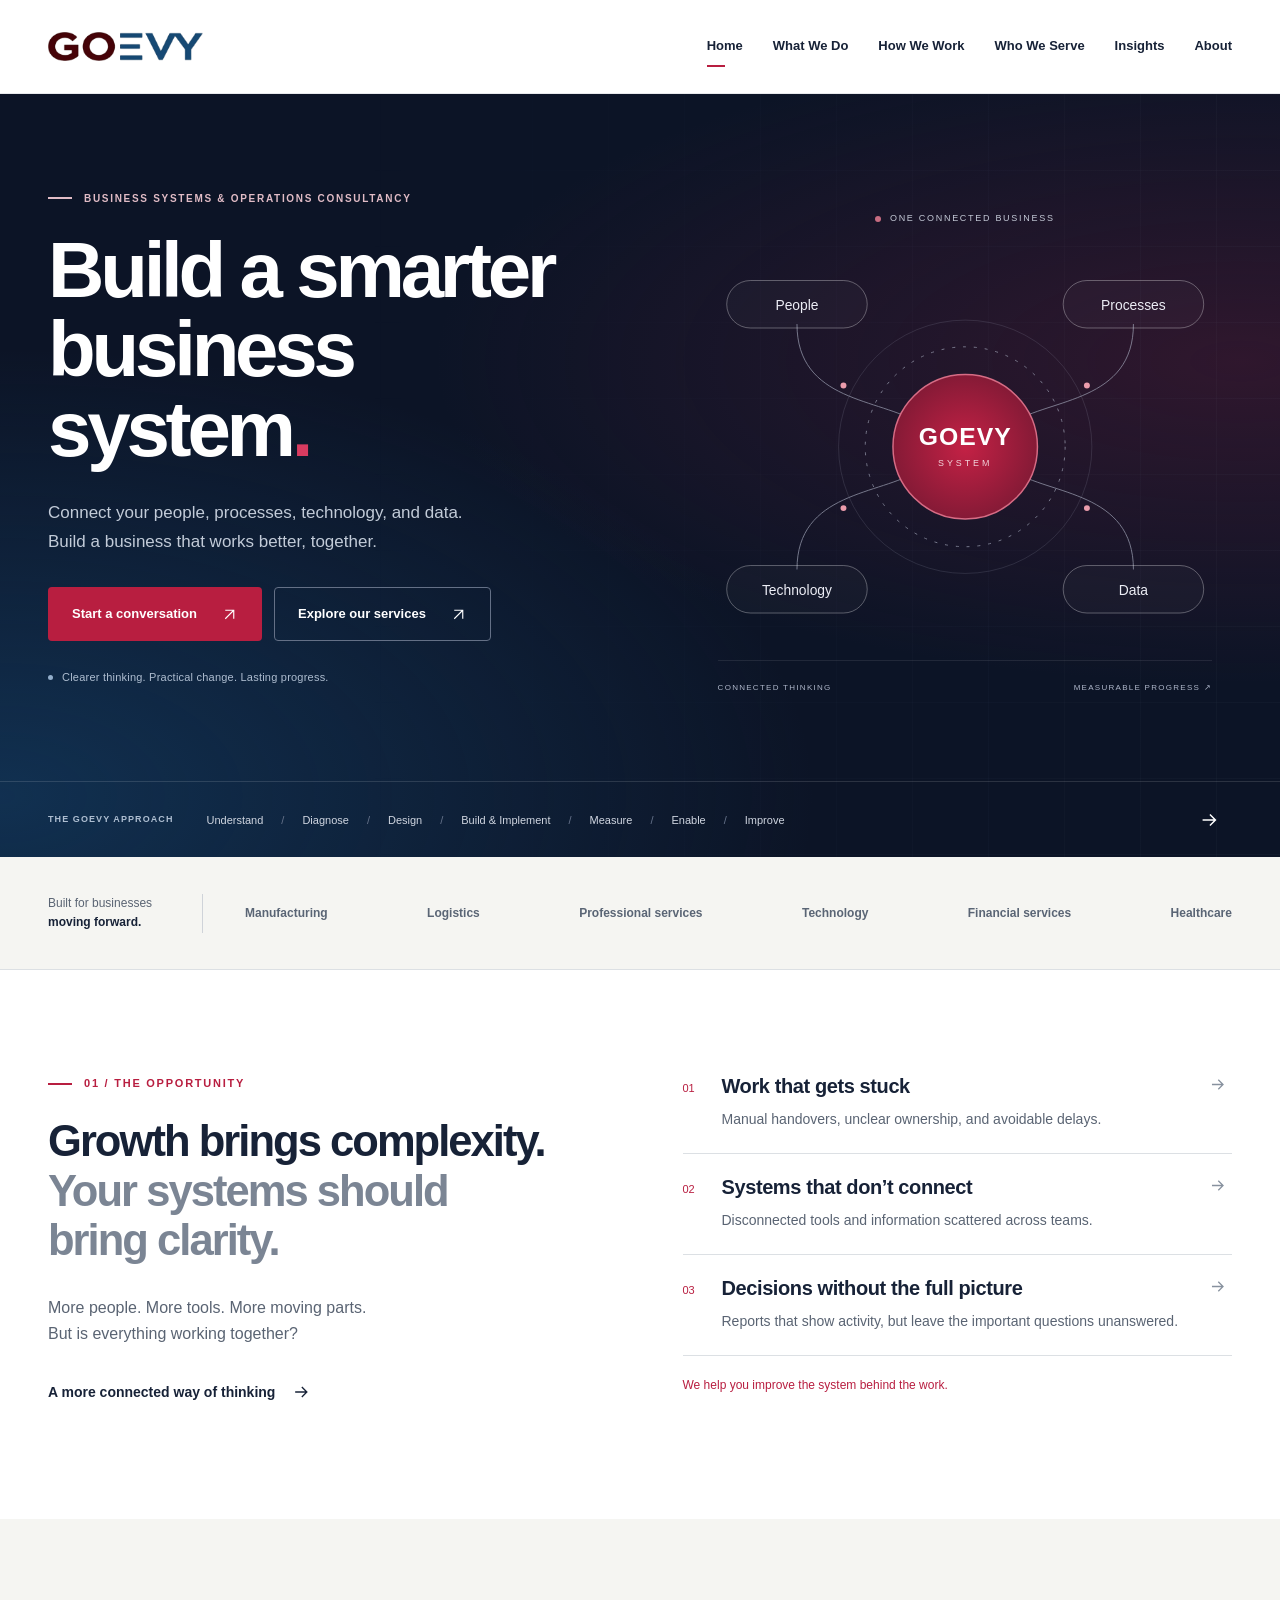
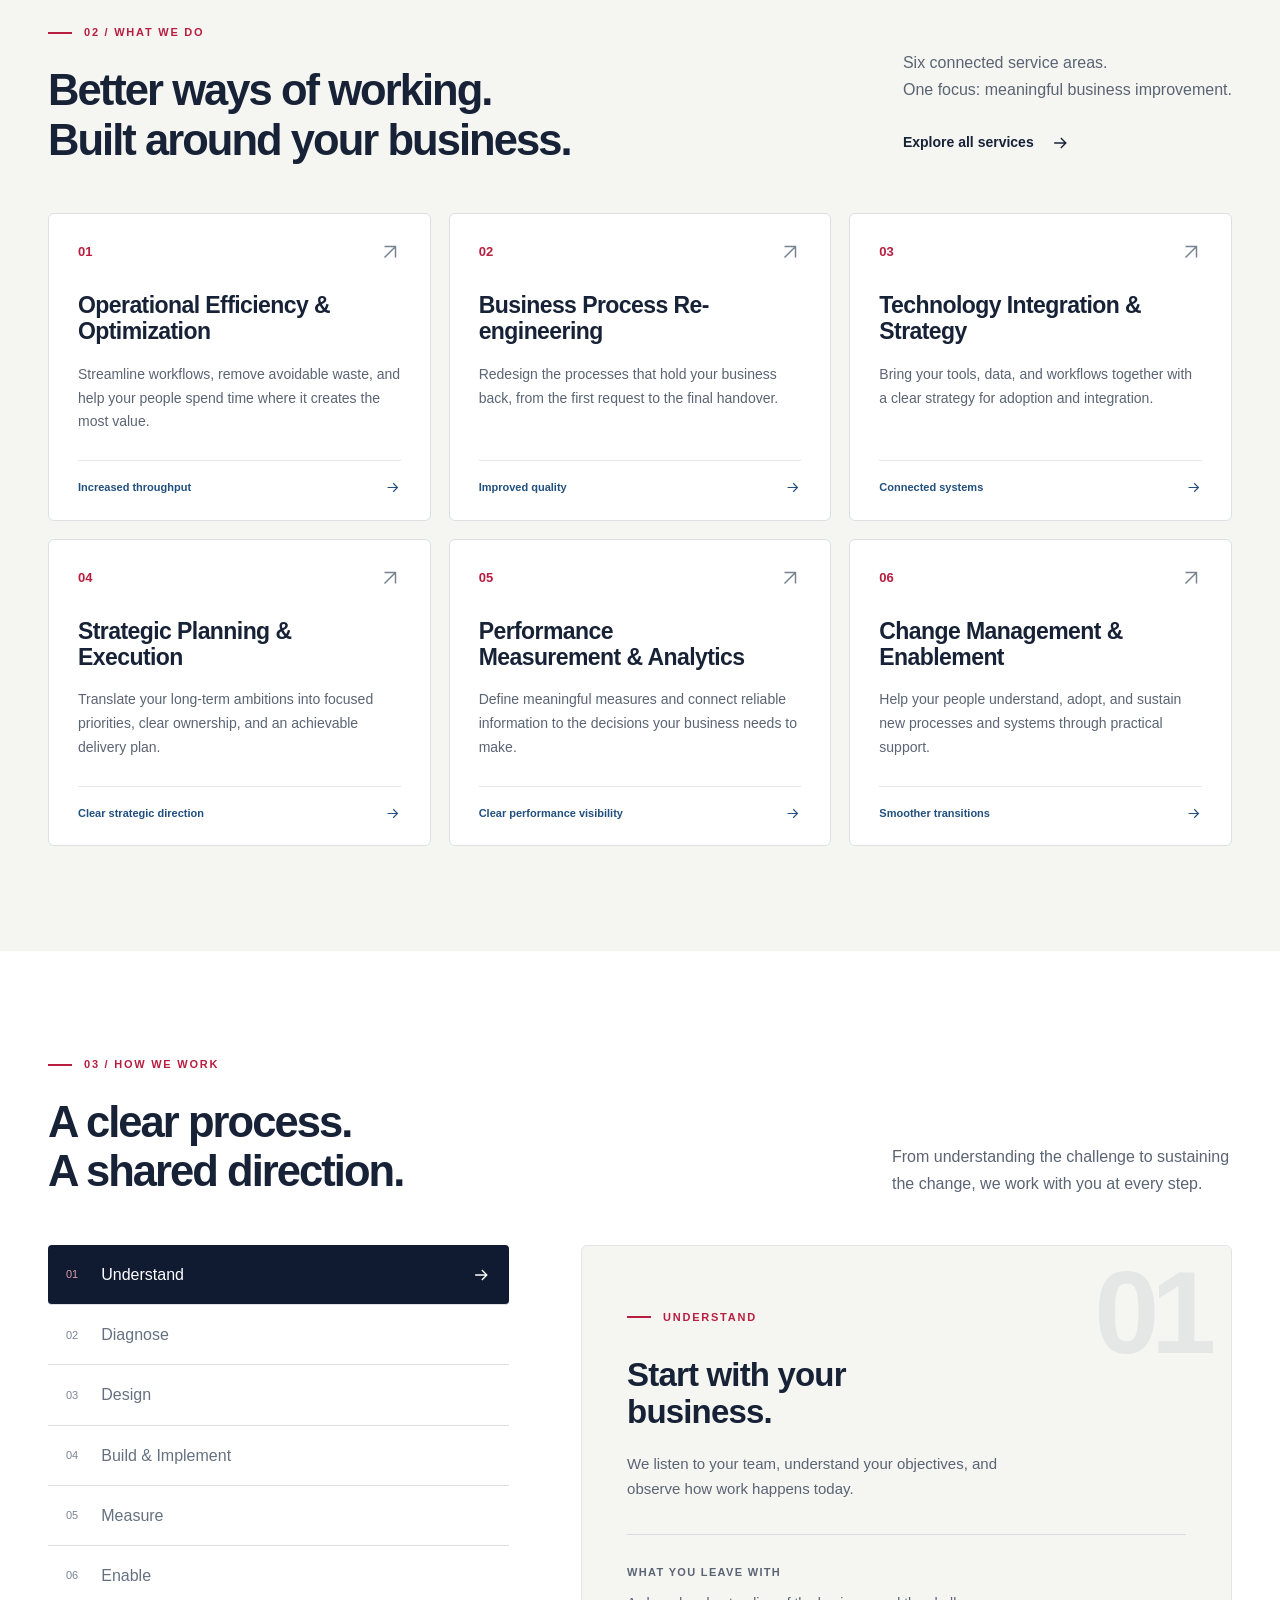
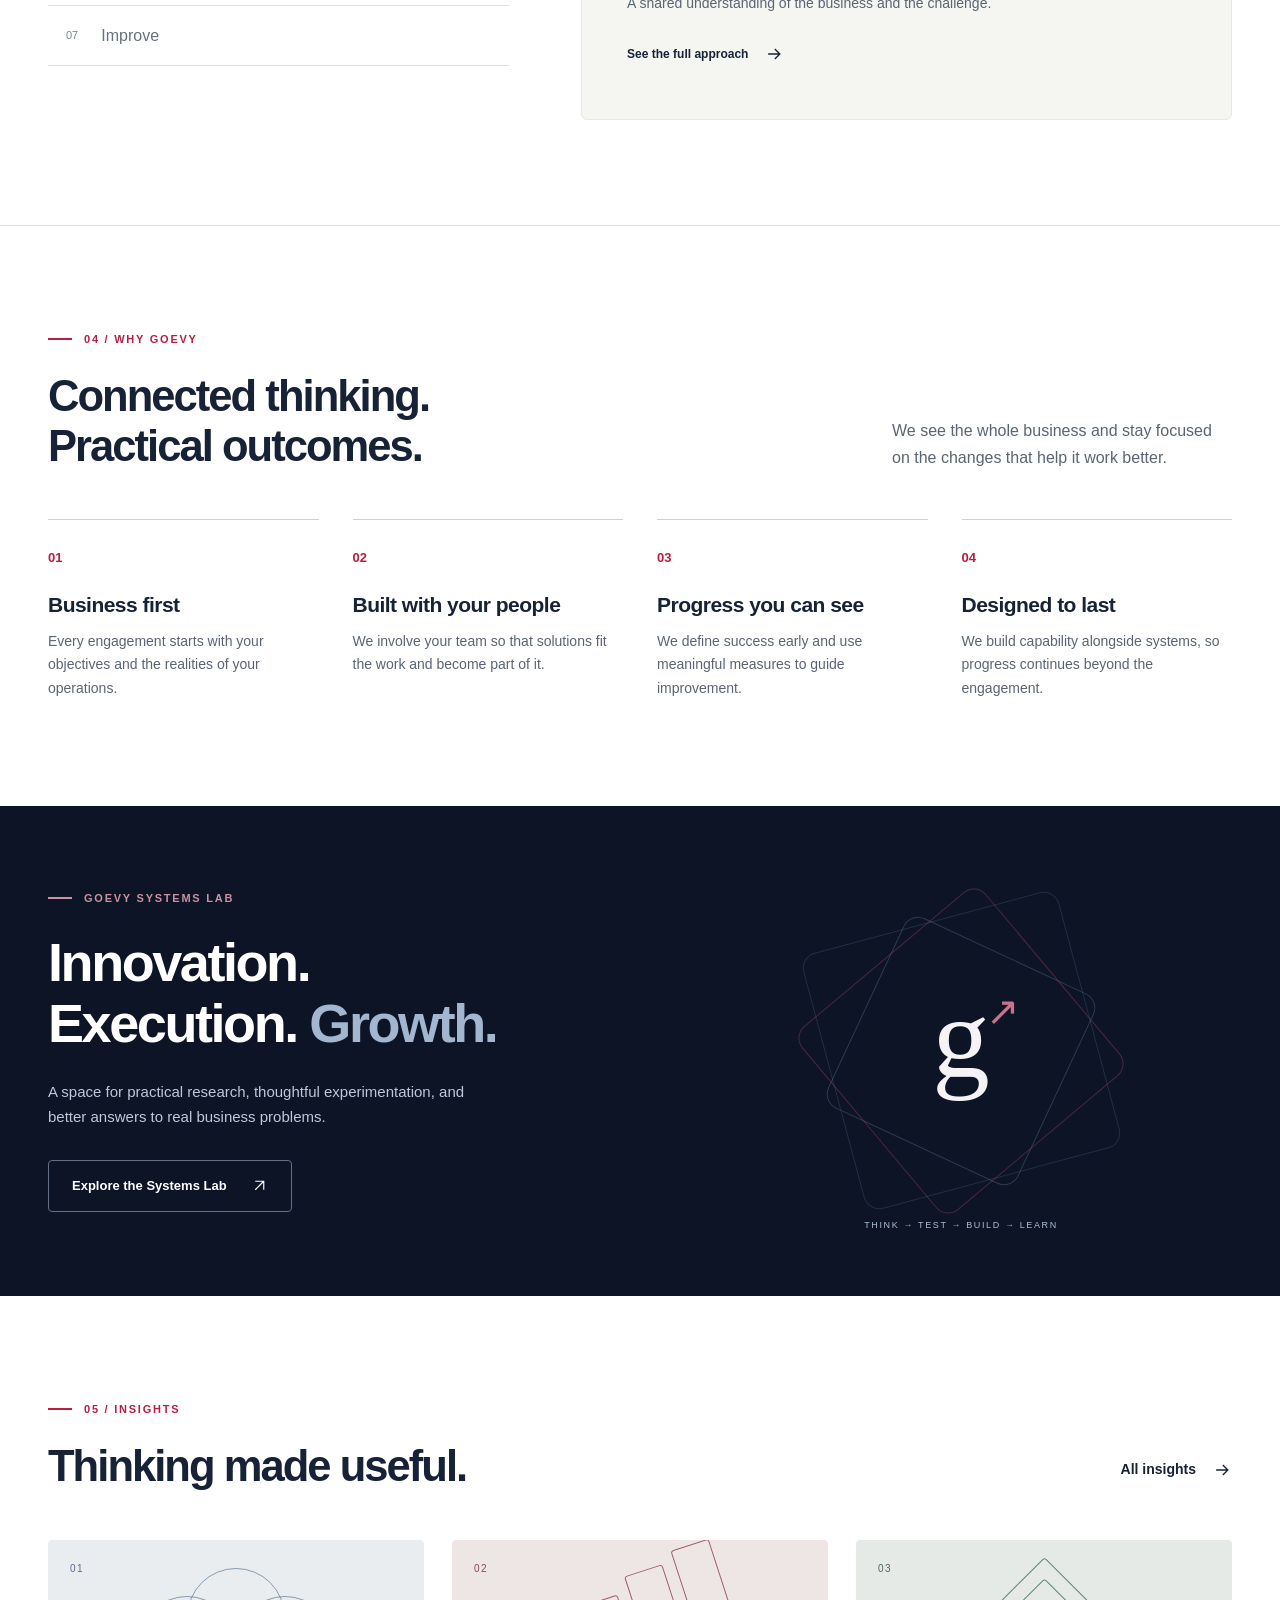
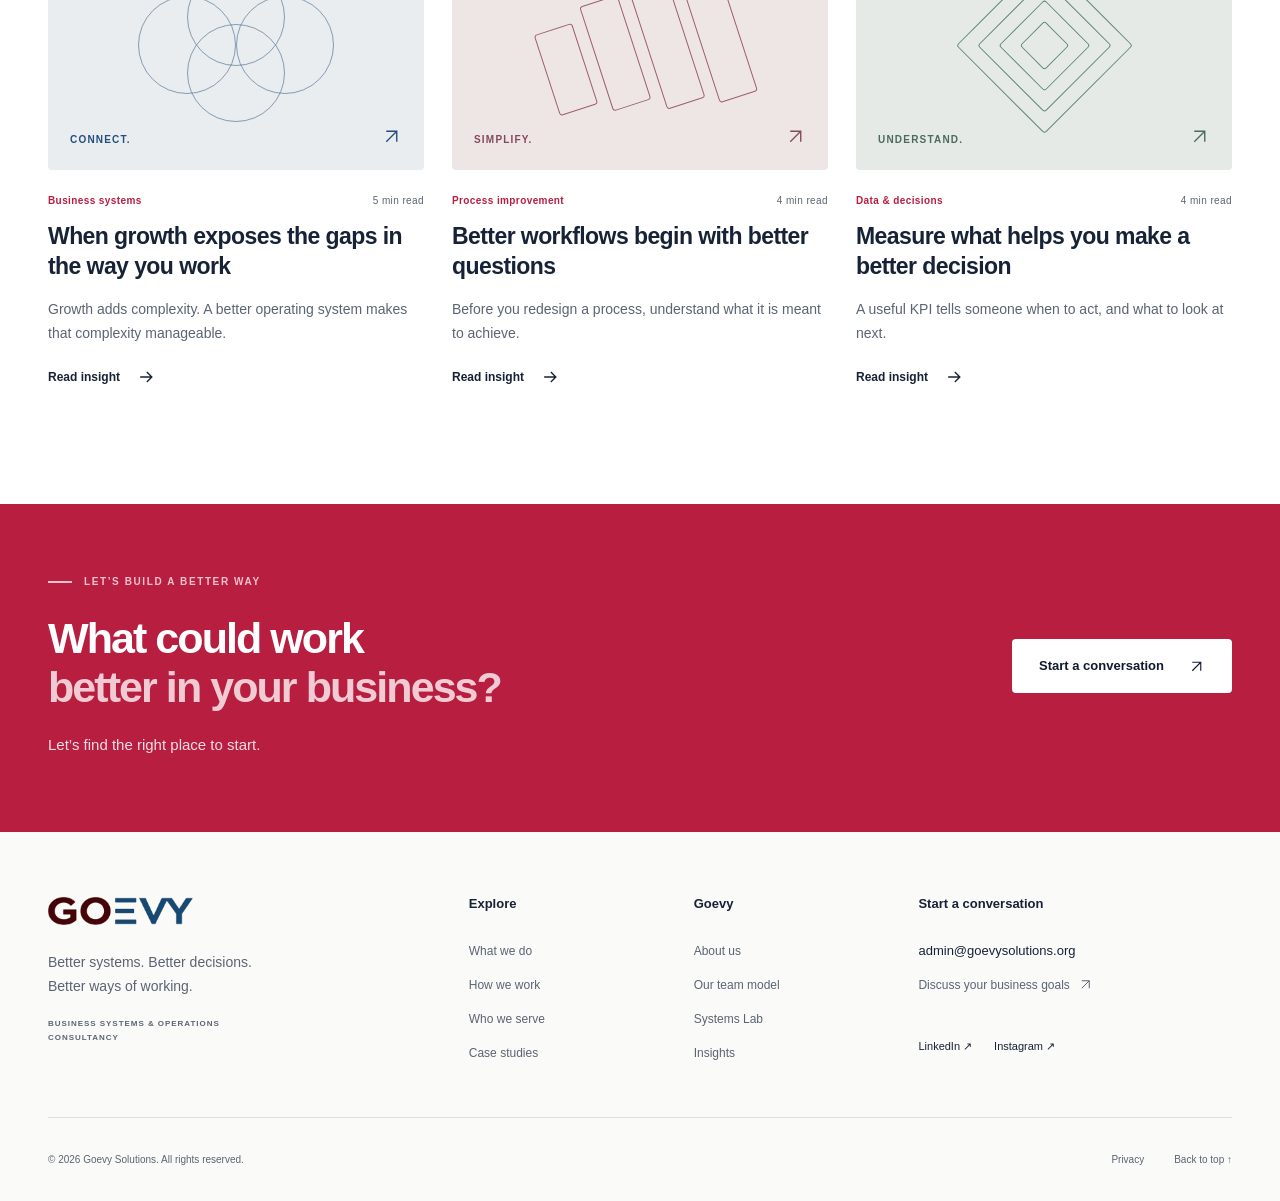
<file: index.html>
<!doctype html>
<html lang="en">
<head>
<meta charset="utf-8">
<meta name="viewport" content="width=device-width, initial-scale=1">
<meta name="description" content="Business systems and operations consultancy. Goevy helps organisations improve processes, connect systems, and build better ways of working.">
<meta name="theme-color" content="#101a30">
<title>Better systems. Better decisions. — Goevy Solutions</title>
<link rel="icon" href="assets/favicon.svg" type="image/svg+xml">
<link rel="stylesheet" href="css/style.css">
<script src="js/main.js" defer></script>
</head>
<body id="top"><a class="skip-link" href="#main">Skip to content</a>
<header class="site-header">
<div class="container header-inner"><a class="brand" href="index.html" aria-label="Goevy Solutions home"><img src="assets/logo.png" width="436" height="84" alt="Goevy"></a><button class="menu-toggle" aria-expanded="false" aria-controls="main-nav">Menu <span aria-hidden="true">☰</span></button>
<nav id="main-nav" aria-label="Main navigation"><a href="index.html" aria-current="page">Home</a><a href="services.html">What We Do</a><a href="how-we-work.html">How We Work</a><a href="who-we-serve.html">Who We Serve</a><a href="insights.html">Insights</a><a href="about.html">About</a>
</nav>
</div>
</header>
<main id="main">
<section class="hero">
<div class="hero-grid" aria-hidden="true">
</div>
<div class="container hero-inner">
<div class="hero-copy">
<p class="eyebrow">BUSINESS SYSTEMS & OPERATIONS CONSULTANCY
</p>
<h1>Build a smarter<br>business <span class="hero-last">system<span class="red-dot">.</span></span>
</h1>
<p>Connect your people, processes, technology, and data.<br class="desktop-break"> Build a business that works better, together.
</p>
<div class="actions"><a class="button primary" href="contact.html">Start a conversation<svg viewBox="0 0 24 24" fill="none" stroke="currentColor" stroke-width="1.6" aria-hidden="true"><path d="M6 18 18 6M6 6h12v12"/></svg></a><a class="button outline-light" href="services.html">Explore our services<svg viewBox="0 0 24 24" fill="none" stroke="currentColor" stroke-width="1.6" aria-hidden="true"><path d="M6 18 18 6M6 6h12v12"/></svg></a>
</div>
<div class="hero-note"><span></span> Clearer thinking. Practical change. Lasting progress.
</div>
</div>
<div class="system-visual">
<div class="visual-caption"><span class="status-dot"></span> ONE CONNECTED BUSINESS
</div>
<svg viewBox="0 0 540 430" class="system-diagram" role="img" aria-label="People, processes, technology and data connected through the Goevy system"><defs><radialGradient id="hub"><stop stop-color="#c42145"/><stop offset="1" stop-color="#851a36"/></radialGradient></defs><g class="diagram-lines"><path d="M100 91C100 170 184 166 223 191"/><path d="M440 91C440 170 356 166 317 191"/><path d="M100 339C100 260 184 264 223 239"/><path d="M440 339C440 260 356 264 317 239"/><circle cx="270" cy="215" r="101" stroke-dasharray="3 8"/><circle cx="270" cy="215" r="128" opacity=".25"/></g><g fill="#eb9cac"><circle cx="147" cy="153" r="3"/><circle cx="393" cy="153" r="3"/><circle cx="147" cy="277" r="3"/><circle cx="393" cy="277" r="3"/></g><circle cx="270" cy="215" r="73" fill="url(#hub)" stroke="#d76c85" stroke-width="1.5"/><text x="270" y="213" text-anchor="middle" class="hub-name">GOEVY</text><text x="270" y="234" text-anchor="middle" class="hub-sub">SYSTEM</text><g class="diagram-node"><rect x="29" y="47" width="142" height="48" rx="24"/><text x="100" y="77">People</text><rect x="369" y="47" width="142" height="48" rx="24"/><text x="440" y="77">Processes</text><rect x="29" y="335" width="142" height="48" rx="24"/><text x="100" y="365">Technology</text><rect x="369" y="335" width="142" height="48" rx="24"/><text x="440" y="365">Data</text></g></svg>
<div class="visual-bottom"><span>CONNECTED THINKING</span><span>MEASURABLE PROGRESS ↗</span>
</div>
</div>
</div>
<div class="approach-strip">
<div class="container"><span class="small-label">THE GOEVY APPROACH</span>
<div><a href="how-we-work.html#step-1">Understand</a><a href="how-we-work.html#step-2">Diagnose</a><a href="how-we-work.html#step-3">Design</a><a href="how-we-work.html#step-4">Build & Implement</a><a href="how-we-work.html#step-5">Measure</a><a href="how-we-work.html#step-6">Enable</a><a href="how-we-work.html#step-7">Improve</a>
</div>
<a class="strip-arrow" href="how-we-work.html" aria-label="Explore the Goevy approach"><svg viewBox="0 0 24 24" fill="none" stroke="currentColor" stroke-width="1.6" aria-hidden="true"><path d="M5 12h14M13 6l6 6-6 6"/></svg></a>
</div>
</div>
</section>
<section class="sector-strip">
<div class="container">
<p>Built for businesses<br><strong>moving forward.</strong>
</p>
<div><span>Manufacturing</span><span>Logistics</span><span>Professional services</span><span>Technology</span><span>Financial services</span><span>Healthcare</span>
</div>
</div>
</section>
<section class="section problem-section">
<div class="container split">
<div>
<p class="eyebrow">01 / THE OPPORTUNITY
</p>
<h2>Growth brings complexity.<br><span class="muted-heading">Your systems should<br>bring clarity.</span>
</h2>
<p class="body-large">More people. More tools. More moving parts.<br>But is everything working together?
</p>
<a class="text-link" href="about.html">A more connected way of thinking <svg viewBox="0 0 24 24" fill="none" stroke="currentColor" stroke-width="1.6" aria-hidden="true"><path d="M5 12h14M13 6l6 6-6 6"/></svg></a>
</div>
<div class="friction-list">
<div><span>01</span>
<div>
<h3>Work that gets stuck
</h3>
<p>Manual handovers, unclear ownership, and avoidable delays.
</p>
</div>
<svg viewBox="0 0 24 24" fill="none" stroke="currentColor" stroke-width="1.6" aria-hidden="true"><path d="M5 12h14M13 6l6 6-6 6"/></svg>
</div>
<div><span>02</span>
<div>
<h3>Systems that don’t connect
</h3>
<p>Disconnected tools and information scattered across teams.
</p>
</div>
<svg viewBox="0 0 24 24" fill="none" stroke="currentColor" stroke-width="1.6" aria-hidden="true"><path d="M5 12h14M13 6l6 6-6 6"/></svg>
</div>
<div><span>03</span>
<div>
<h3>Decisions without the full picture
</h3>
<p>Reports that show activity, but leave the important questions unanswered.
</p>
</div>
<svg viewBox="0 0 24 24" fill="none" stroke="currentColor" stroke-width="1.6" aria-hidden="true"><path d="M5 12h14M13 6l6 6-6 6"/></svg>
</div>
<p class="friction-note">We help you improve the system behind the work.
</p>
</div>
</div>
</section>
<section class="section soft">
<div class="container">
<div class="section-heading">
<div>
<p class="eyebrow">02 / WHAT WE DO
</p>
<h2>Better ways of working.<br>Built around your business.
</h2>
</div>
<div>
<p>Six connected service areas.<br>One focus: meaningful business improvement.
</p>
<a class="text-link" href="services.html">Explore all services <svg viewBox="0 0 24 24" fill="none" stroke="currentColor" stroke-width="1.6" aria-hidden="true"><path d="M5 12h14M13 6l6 6-6 6"/></svg></a>
</div>
</div>
<div class="service-grid"><a class="service-card" href="services.html#efficiency">
<div class="card-top"><span class="number">01</span><svg viewBox="0 0 24 24" fill="none" stroke="currentColor" stroke-width="1.6" aria-hidden="true"><path d="M6 18 18 6M6 6h12v12"/></svg>
</div>
<h3>Operational Efficiency & Optimization
</h3>
<p>Streamline workflows, remove avoidable waste, and help your people spend time where it creates the most value.
</p>
<span class="card-outcome">Increased throughput <svg viewBox="0 0 24 24" fill="none" stroke="currentColor" stroke-width="1.6" aria-hidden="true"><path d="M5 12h14M13 6l6 6-6 6"/></svg></span></a><a class="service-card" href="services.html#process">
<div class="card-top"><span class="number">02</span><svg viewBox="0 0 24 24" fill="none" stroke="currentColor" stroke-width="1.6" aria-hidden="true"><path d="M6 18 18 6M6 6h12v12"/></svg>
</div>
<h3>Business Process Re-engineering
</h3>
<p>Redesign the processes that hold your business back, from the first request to the final handover.
</p>
<span class="card-outcome">Improved quality <svg viewBox="0 0 24 24" fill="none" stroke="currentColor" stroke-width="1.6" aria-hidden="true"><path d="M5 12h14M13 6l6 6-6 6"/></svg></span></a><a class="service-card" href="services.html#technology">
<div class="card-top"><span class="number">03</span><svg viewBox="0 0 24 24" fill="none" stroke="currentColor" stroke-width="1.6" aria-hidden="true"><path d="M6 18 18 6M6 6h12v12"/></svg>
</div>
<h3>Technology Integration & Strategy
</h3>
<p>Bring your tools, data, and workflows together with a clear strategy for adoption and integration.
</p>
<span class="card-outcome">Connected systems <svg viewBox="0 0 24 24" fill="none" stroke="currentColor" stroke-width="1.6" aria-hidden="true"><path d="M5 12h14M13 6l6 6-6 6"/></svg></span></a><a class="service-card" href="services.html#strategy">
<div class="card-top"><span class="number">04</span><svg viewBox="0 0 24 24" fill="none" stroke="currentColor" stroke-width="1.6" aria-hidden="true"><path d="M6 18 18 6M6 6h12v12"/></svg>
</div>
<h3>Strategic Planning & Execution
</h3>
<p>Translate your long-term ambitions into focused priorities, clear ownership, and an achievable delivery plan.
</p>
<span class="card-outcome">Clear strategic direction <svg viewBox="0 0 24 24" fill="none" stroke="currentColor" stroke-width="1.6" aria-hidden="true"><path d="M5 12h14M13 6l6 6-6 6"/></svg></span></a><a class="service-card" href="services.html#analytics">
<div class="card-top"><span class="number">05</span><svg viewBox="0 0 24 24" fill="none" stroke="currentColor" stroke-width="1.6" aria-hidden="true"><path d="M6 18 18 6M6 6h12v12"/></svg>
</div>
<h3>Performance Measurement & Analytics
</h3>
<p>Define meaningful measures and connect reliable information to the decisions your business needs to make.
</p>
<span class="card-outcome">Clear performance visibility <svg viewBox="0 0 24 24" fill="none" stroke="currentColor" stroke-width="1.6" aria-hidden="true"><path d="M5 12h14M13 6l6 6-6 6"/></svg></span></a><a class="service-card" href="services.html#change">
<div class="card-top"><span class="number">06</span><svg viewBox="0 0 24 24" fill="none" stroke="currentColor" stroke-width="1.6" aria-hidden="true"><path d="M6 18 18 6M6 6h12v12"/></svg>
</div>
<h3>Change Management & Enablement
</h3>
<p>Help your people understand, adopt, and sustain new processes and systems through practical support.
</p>
<span class="card-outcome">Smoother transitions <svg viewBox="0 0 24 24" fill="none" stroke="currentColor" stroke-width="1.6" aria-hidden="true"><path d="M5 12h14M13 6l6 6-6 6"/></svg></span></a>
</div>
</div>
</section>
<section class="section process-section">
<div class="container">
<div class="section-heading">
<div>
<p class="eyebrow">03 / HOW WE WORK
</p>
<h2>A clear process.<br>A shared direction.
</h2>
</div>
<p>From understanding the challenge to sustaining the change, we work with you at every step.
</p>
</div>
<div class="process-layout">
<div class="process-buttons" role="group" aria-label="Explore our seven-step process"><button type="button" data-step="0" aria-pressed="true" aria-controls="process-panel"><span>01</span>Understand<svg viewBox="0 0 24 24" fill="none" stroke="currentColor" stroke-width="1.6" aria-hidden="true"><path d="M5 12h14M13 6l6 6-6 6"/></svg></button><button type="button" data-step="1" aria-pressed="false" aria-controls="process-panel"><span>02</span>Diagnose<svg viewBox="0 0 24 24" fill="none" stroke="currentColor" stroke-width="1.6" aria-hidden="true"><path d="M5 12h14M13 6l6 6-6 6"/></svg></button><button type="button" data-step="2" aria-pressed="false" aria-controls="process-panel"><span>03</span>Design<svg viewBox="0 0 24 24" fill="none" stroke="currentColor" stroke-width="1.6" aria-hidden="true"><path d="M5 12h14M13 6l6 6-6 6"/></svg></button><button type="button" data-step="3" aria-pressed="false" aria-controls="process-panel"><span>04</span>Build & Implement<svg viewBox="0 0 24 24" fill="none" stroke="currentColor" stroke-width="1.6" aria-hidden="true"><path d="M5 12h14M13 6l6 6-6 6"/></svg></button><button type="button" data-step="4" aria-pressed="false" aria-controls="process-panel"><span>05</span>Measure<svg viewBox="0 0 24 24" fill="none" stroke="currentColor" stroke-width="1.6" aria-hidden="true"><path d="M5 12h14M13 6l6 6-6 6"/></svg></button><button type="button" data-step="5" aria-pressed="false" aria-controls="process-panel"><span>06</span>Enable<svg viewBox="0 0 24 24" fill="none" stroke="currentColor" stroke-width="1.6" aria-hidden="true"><path d="M5 12h14M13 6l6 6-6 6"/></svg></button><button type="button" data-step="6" aria-pressed="false" aria-controls="process-panel"><span>07</span>Improve<svg viewBox="0 0 24 24" fill="none" stroke="currentColor" stroke-width="1.6" aria-hidden="true"><path d="M5 12h14M13 6l6 6-6 6"/></svg></button>
</div>
<div class="process-panel" id="process-panel" aria-live="polite"><span class="panel-number" data-step-number>01</span>
<p class="eyebrow" data-step-label>UNDERSTAND
</p>
<h3 data-step-title>Start with your business.
</h3>
<p data-step-description>We listen to your team, understand your objectives, and observe how work happens today.
</p>
<div class="deliverable"><span class="small-label">WHAT YOU LEAVE WITH</span>
<p data-step-output>A shared understanding of the business and the challenge.
</p>
</div>
<a class="text-link" href="how-we-work.html">See the full approach <svg viewBox="0 0 24 24" fill="none" stroke="currentColor" stroke-width="1.6" aria-hidden="true"><path d="M5 12h14M13 6l6 6-6 6"/></svg></a>
</div>
</div>
</div>
</section>
<section class="section why-section">
<div class="container">
<div class="section-heading">
<div>
<p class="eyebrow">04 / WHY GOEVY
</p>
<h2>Connected thinking.<br>Practical outcomes.
</h2>
</div>
<p>We see the whole business and stay focused on the changes that help it work better.
</p>
</div>
<div class="why-grid">
<article><span class="number">01</span>
<h3>Business first
</h3>
<p>Every engagement starts with your objectives and the realities of your operations.
</p>
</article>
<article><span class="number">02</span>
<h3>Built with your people
</h3>
<p>We involve your team so that solutions fit the work and become part of it.
</p>
</article>
<article><span class="number">03</span>
<h3>Progress you can see
</h3>
<p>We define success early and use meaningful measures to guide improvement.
</p>
</article>
<article><span class="number">04</span>
<h3>Designed to last
</h3>
<p>We build capability alongside systems, so progress continues beyond the engagement.
</p>
</article>
</div>
</div>
</section>
<section class="lab-section">
<div class="container lab-inner">
<div>
<p class="eyebrow">GOEVY SYSTEMS LAB
</p>
<h2>Innovation.<br>Execution. <span>Growth.</span>
</h2>
<p>A space for practical research, thoughtful experimentation, and better answers to real business problems.
</p>
<a class="button outline-light" href="systems-lab.html">Explore the Systems Lab<svg viewBox="0 0 24 24" fill="none" stroke="currentColor" stroke-width="1.6" aria-hidden="true"><path d="M6 18 18 6M6 6h12v12"/></svg></a>
</div>
<div class="lab-art" aria-hidden="true">
<div class="lab-ring ring-one">
</div>
<div class="lab-ring ring-two">
</div>
<div class="lab-ring ring-three">
</div>
<span class="lab-core">g<span>↗</span></span><span class="lab-art-label">THINK → TEST → BUILD → LEARN</span>
</div>
</div>
</section>
<section class="section">
<div class="container">
<div class="section-heading">
<div>
<p class="eyebrow">05 / INSIGHTS
</p>
<h2>Thinking made useful.
</h2>
</div>
<a class="text-link" href="insights.html">All insights <svg viewBox="0 0 24 24" fill="none" stroke="currentColor" stroke-width="1.6" aria-hidden="true"><path d="M5 12h14M13 6l6 6-6 6"/></svg></a>
</div>
<div class="insight-grid">
<article class="insight-card" data-article data-category="business systems" data-search="business systems when growth exposes the gaps in the way you work growth adds complexity. a better operating system makes that complexity manageable."><a href="growth-and-systems.html" class="article-art art-0" aria-label="Read When growth exposes the gaps in the way you work"><span class="art-number">01</span>
<div class="art-shape" aria-hidden="true"><i></i><i></i><i></i><i></i>
</div>
<span class="art-word">CONNECT.</span><svg viewBox="0 0 24 24" fill="none" stroke="currentColor" stroke-width="1.6" aria-hidden="true"><path d="M6 18 18 6M6 6h12v12"/></svg></a>
<div class="article-meta"><span>Business systems</span><span>5 min read</span>
</div>
<h3><a href="growth-and-systems.html">When growth exposes the gaps in the way you work</a>
</h3>
<p>Growth adds complexity. A better operating system makes that complexity manageable.
</p>
<a class="text-link" href="growth-and-systems.html">Read insight <svg viewBox="0 0 24 24" fill="none" stroke="currentColor" stroke-width="1.6" aria-hidden="true"><path d="M5 12h14M13 6l6 6-6 6"/></svg></a>
</article>
<article class="insight-card" data-article data-category="process improvement" data-search="process improvement better workflows begin with better questions before you redesign a process, understand what it is meant to achieve."><a href="better-workflow-questions.html" class="article-art art-1" aria-label="Read Better workflows begin with better questions"><span class="art-number">02</span>
<div class="art-shape" aria-hidden="true"><i></i><i></i><i></i><i></i>
</div>
<span class="art-word">SIMPLIFY.</span><svg viewBox="0 0 24 24" fill="none" stroke="currentColor" stroke-width="1.6" aria-hidden="true"><path d="M6 18 18 6M6 6h12v12"/></svg></a>
<div class="article-meta"><span>Process improvement</span><span>4 min read</span>
</div>
<h3><a href="better-workflow-questions.html">Better workflows begin with better questions</a>
</h3>
<p>Before you redesign a process, understand what it is meant to achieve.
</p>
<a class="text-link" href="better-workflow-questions.html">Read insight <svg viewBox="0 0 24 24" fill="none" stroke="currentColor" stroke-width="1.6" aria-hidden="true"><path d="M5 12h14M13 6l6 6-6 6"/></svg></a>
</article>
<article class="insight-card" data-article data-category="data & decisions" data-search="data &amp; decisions measure what helps you make a better decision a useful kpi tells someone when to act, and what to look at next."><a href="measures-that-matter.html" class="article-art art-2" aria-label="Read Measure what helps you make a better decision"><span class="art-number">03</span>
<div class="art-shape" aria-hidden="true"><i></i><i></i><i></i><i></i>
</div>
<span class="art-word">UNDERSTAND.</span><svg viewBox="0 0 24 24" fill="none" stroke="currentColor" stroke-width="1.6" aria-hidden="true"><path d="M6 18 18 6M6 6h12v12"/></svg></a>
<div class="article-meta"><span>Data & decisions</span><span>4 min read</span>
</div>
<h3><a href="measures-that-matter.html">Measure what helps you make a better decision</a>
</h3>
<p>A useful KPI tells someone when to act, and what to look at next.
</p>
<a class="text-link" href="measures-that-matter.html">Read insight <svg viewBox="0 0 24 24" fill="none" stroke="currentColor" stroke-width="1.6" aria-hidden="true"><path d="M5 12h14M13 6l6 6-6 6"/></svg></a>
</article>
</div>
</div>
</section>
<section class="cta-section">
<div class="container cta-inner">
<div>
<p class="eyebrow">LET’S BUILD A BETTER WAY
</p>
<h2>What could work<br><span>better in your business?</span>
</h2>
<p>Let’s find the right place to start.
</p>
</div>
<a class="button light" href="contact.html">Start a conversation<svg viewBox="0 0 24 24" fill="none" stroke="currentColor" stroke-width="1.6" aria-hidden="true"><path d="M6 18 18 6M6 6h12v12"/></svg></a>
</div>
</section>
</main>
<footer class="site-footer">
<div class="container">
<div class="footer-grid">
<div class="footer-brand"><a href="index.html"><img src="assets/logo.png" width="436" height="84" alt="Goevy Solutions"></a>
<p>Better systems. Better decisions.<br>Better ways of working.
</p>
<span class="small-label">BUSINESS SYSTEMS & OPERATIONS CONSULTANCY</span>
</div>
<div>
<h2>Explore
</h2>
<a href="services.html">What we do</a><a href="how-we-work.html">How we work</a><a href="who-we-serve.html">Who we serve</a><a href="case-studies.html">Case studies</a>
</div>
<div>
<h2>Goevy
</h2>
<a href="about.html">About us</a><a href="team.html">Our team model</a><a href="systems-lab.html">Systems Lab</a><a href="insights.html">Insights</a>
</div>
<div>
<h2>Start a conversation
</h2>
<a class="email-link" href="mailto:admin@goevysolutions.org">admin@goevysolutions.org</a><a href="contact.html">Discuss your business goals <svg viewBox="0 0 24 24" fill="none" stroke="currentColor" stroke-width="1.6" aria-hidden="true"><path d="M6 18 18 6M6 6h12v12"/></svg></a>
<div class="socials"><a href="https://www.linkedin.com/company/goevysolutions/" target="_blank" rel="noopener noreferrer">LinkedIn ↗</a><a href="https://www.instagram.com/goevysolutions/" target="_blank" rel="noopener noreferrer">Instagram ↗</a>
</div>
</div>
</div>
<div class="footer-bottom">
<p>© <span data-year>2026</span> Goevy Solutions. All rights reserved.
</p>
<a href="privacy.html">Privacy</a><a href="#top">Back to top ↑</a>
</div>
</div>
</footer>
</body>
</html>
</file>
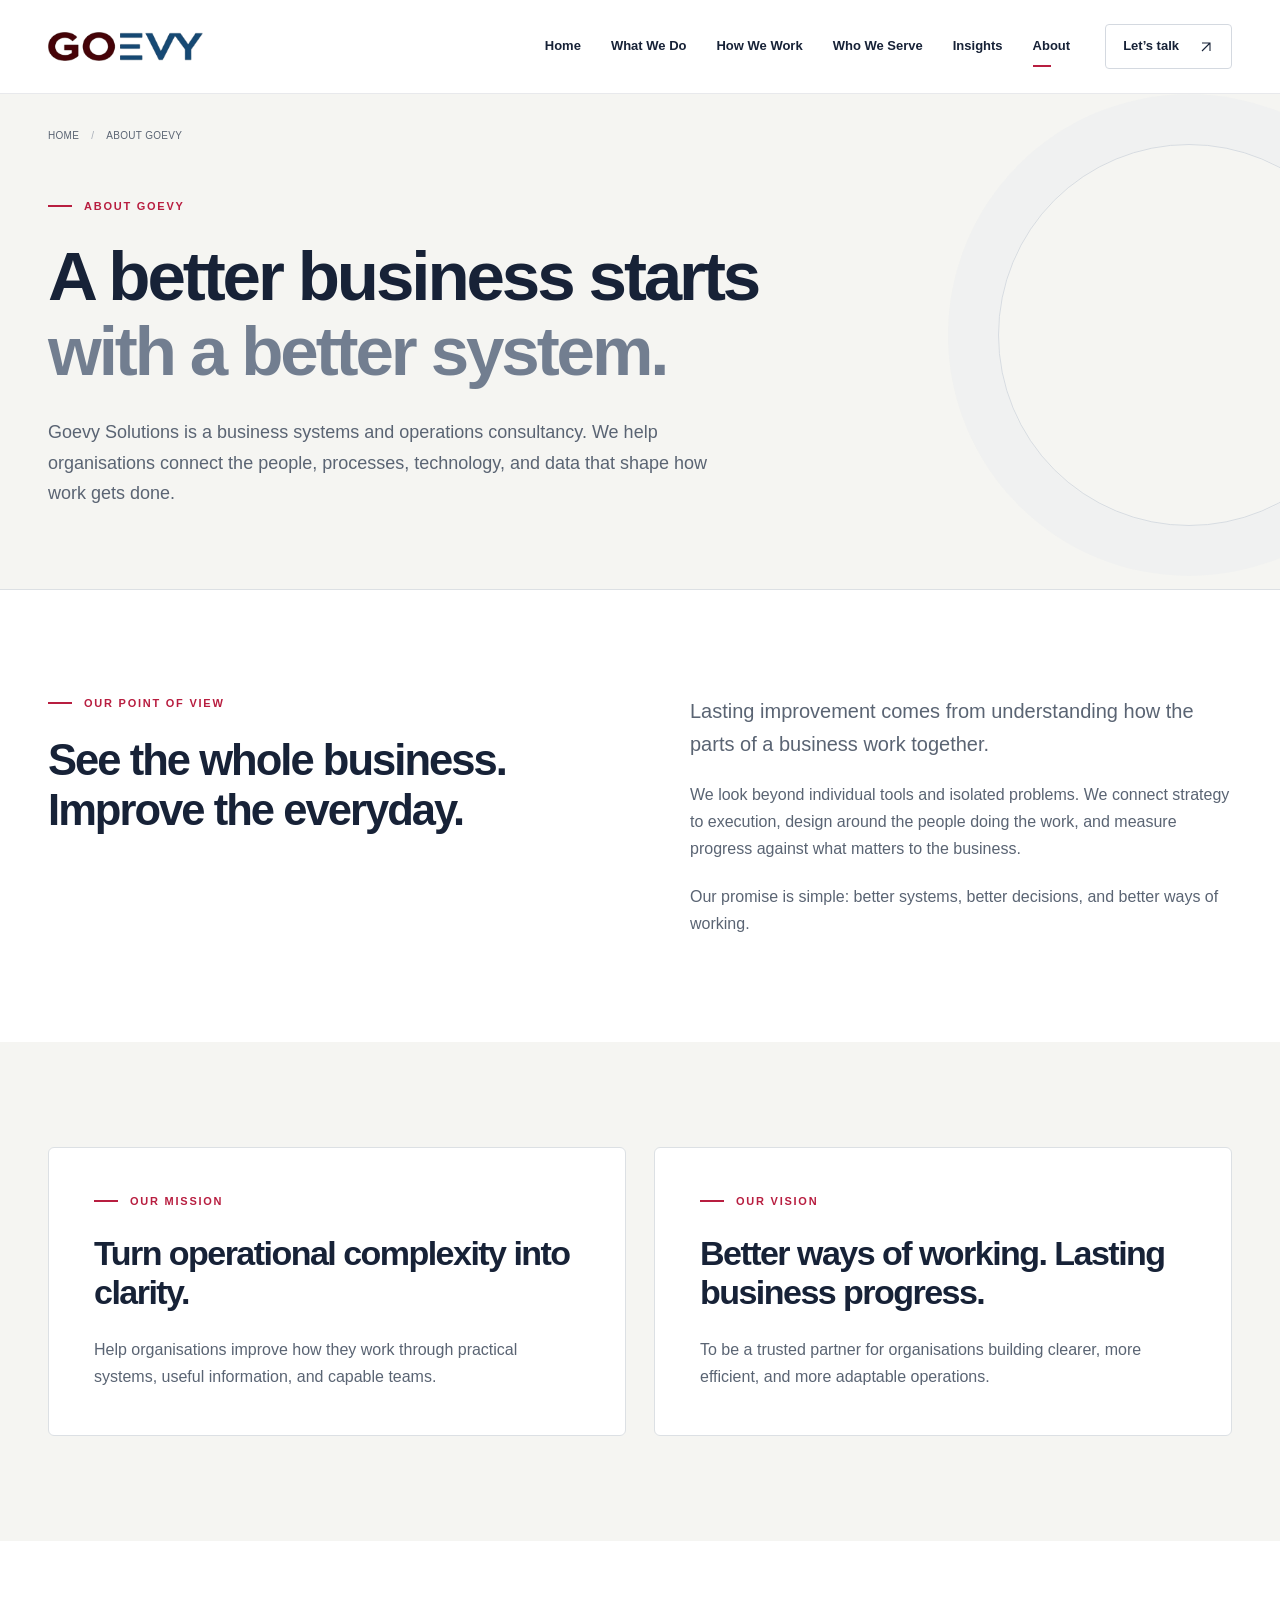
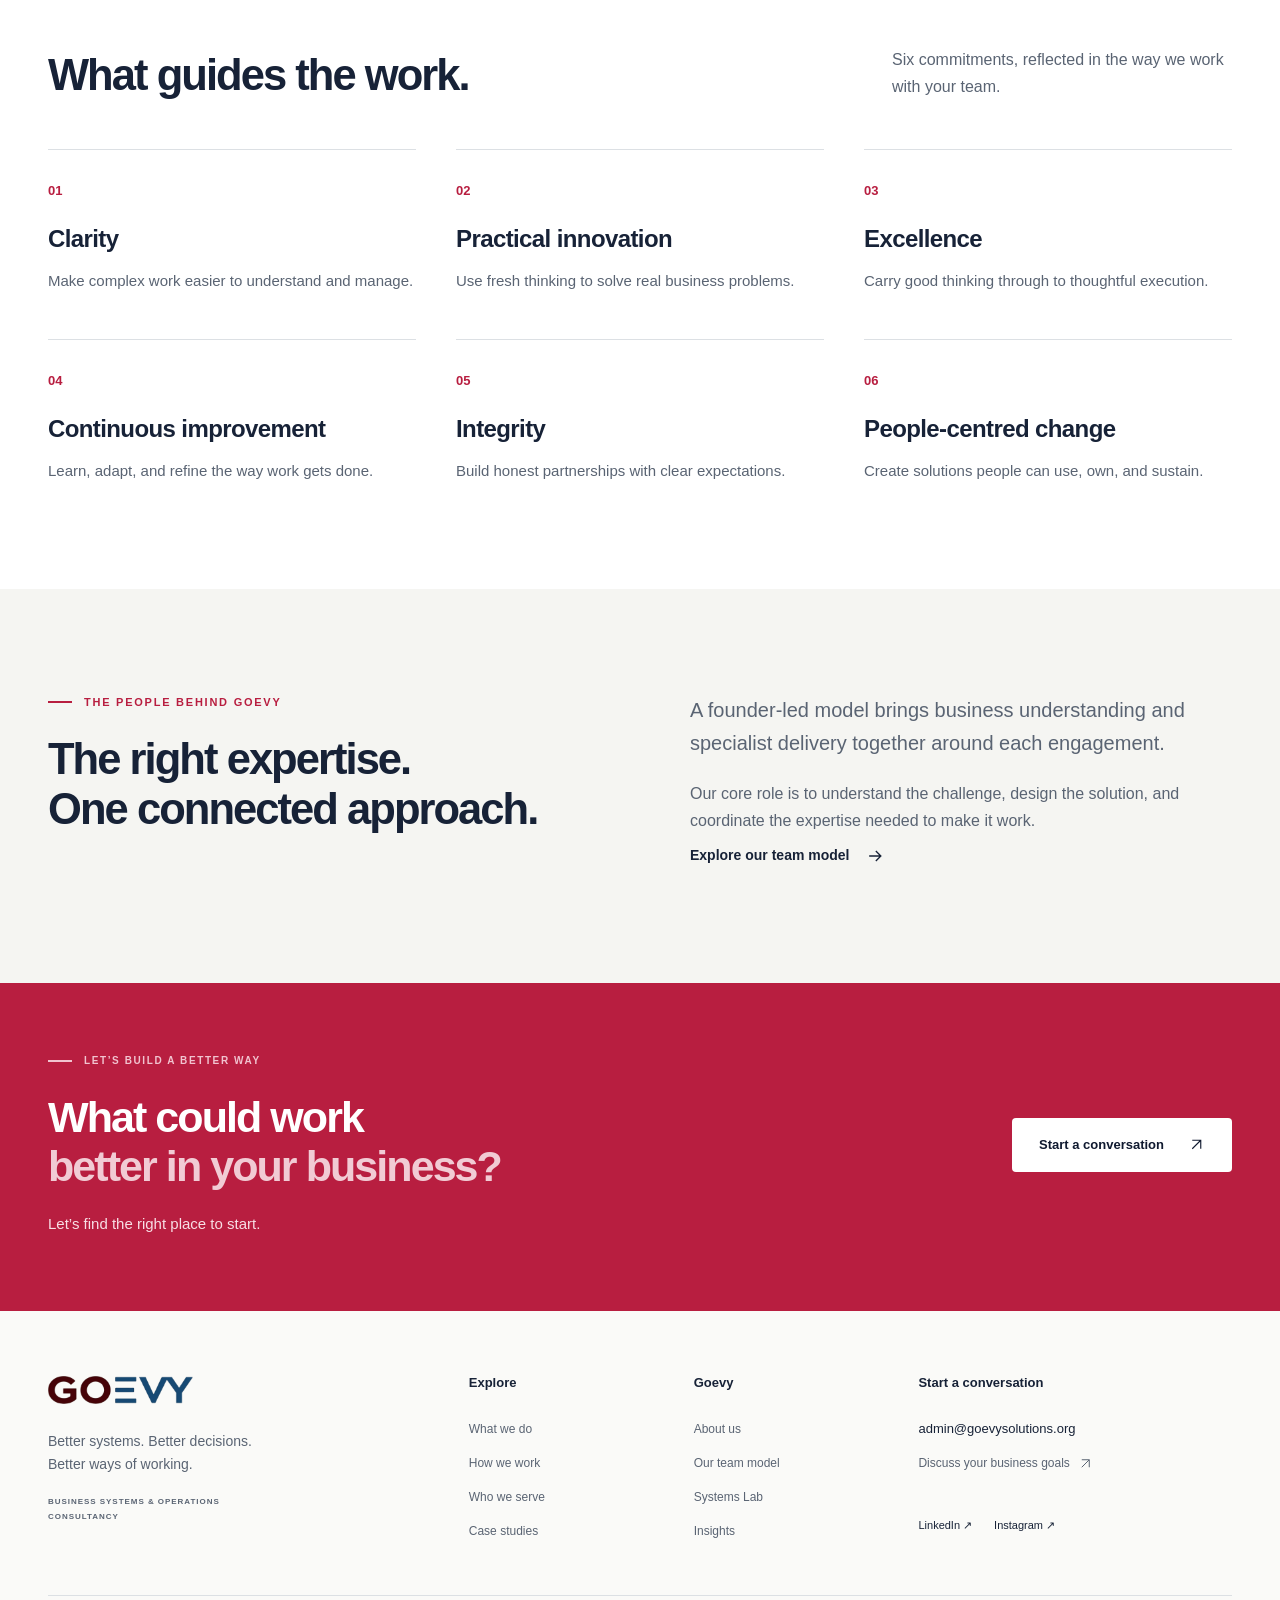
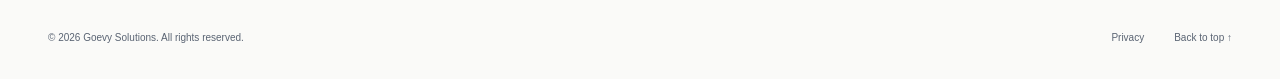
<file: about.html>
<!doctype html>
<html lang="en">
<head>
<meta charset="utf-8">
<meta name="viewport" content="width=device-width, initial-scale=1">
<meta name="description" content="Meet Goevy Solutions: business systems and operations consultancy focused on clarity, practical change, and lasting improvement.">
<meta name="theme-color" content="#101a30">
<title>About Goevy — Goevy Solutions</title>
<link rel="icon" href="assets/favicon.svg" type="image/svg+xml">
<link rel="stylesheet" href="css/style.css">
<script src="js/main.js" defer></script>
</head>
<body id="top"><a class="skip-link" href="#main">Skip to content</a>
<header class="site-header">
<div class="container header-inner"><a class="brand" href="index.html" aria-label="Goevy Solutions home"><img src="assets/logo.png" width="436" height="84" alt="Goevy"></a><button class="menu-toggle" aria-expanded="false" aria-controls="main-nav">Menu <span aria-hidden="true">☰</span></button>
<nav id="main-nav" aria-label="Main navigation"><a href="index.html">Home</a><a href="services.html">What We Do</a><a href="how-we-work.html">How We Work</a><a href="who-we-serve.html">Who We Serve</a><a href="insights.html">Insights</a><a href="about.html" aria-current="page">About</a><a class="nav-cta" href="contact.html">Let’s talk <svg viewBox="0 0 24 24" fill="none" stroke="currentColor" stroke-width="1.6" aria-hidden="true"><path d="M6 18 18 6M6 6h12v12"/></svg></a>
</nav>
</div>
</header>
<main id="main">
<section class="page-intro">
<div class="container">
<div class="breadcrumb"><a href="index.html">Home</a><span>/</span>ABOUT GOEVY
</div>
<p class="eyebrow">ABOUT GOEVY
</p>
<h1>A better business starts<br><span>with a better system.</span>
</h1>
<p class="lede">Goevy Solutions is a business systems and operations consultancy. We help organisations connect the people, processes, technology, and data that shape how work gets done.
</p>
</div>
</section>
<section class="section">
<div class="container split">
<div>
<p class="eyebrow">OUR POINT OF VIEW
</p>
<h2>See the whole business.<br>Improve the everyday.
</h2>
</div>
<div>
<p class="body-large">Lasting improvement comes from understanding how the parts of a business work together.
</p>
<p>We look beyond individual tools and isolated problems. We connect strategy to execution, design around the people doing the work, and measure progress against what matters to the business.
</p>
<p>Our promise is simple: better systems, better decisions, and better ways of working.
</p>
</div>
</div>
</section>
<section class="section soft">
<div class="container two-cards">
<article>
<p class="eyebrow">OUR MISSION
</p>
<h2>Turn operational complexity into clarity.
</h2>
<p>Help organisations improve how they work through practical systems, useful information, and capable teams.
</p>
</article>
<article>
<p class="eyebrow">OUR VISION
</p>
<h2>Better ways of working. Lasting business progress.
</h2>
<p>To be a trusted partner for organisations building clearer, more efficient, and more adaptable operations.
</p>
</article>
</div>
</section>
<section class="section">
<div class="container">
<div class="section-heading">
<h2>What guides the work.
</h2>
<p>Six commitments, reflected in the way we work with your team.
</p>
</div>
<div class="value-grid">
<article><span class="number">01</span>
<h3>Clarity
</h3>
<p>Make complex work easier to understand and manage.
</p>
</article>
<article><span class="number">02</span>
<h3>Practical innovation
</h3>
<p>Use fresh thinking to solve real business problems.
</p>
</article>
<article><span class="number">03</span>
<h3>Excellence
</h3>
<p>Carry good thinking through to thoughtful execution.
</p>
</article>
<article><span class="number">04</span>
<h3>Continuous improvement
</h3>
<p>Learn, adapt, and refine the way work gets done.
</p>
</article>
<article><span class="number">05</span>
<h3>Integrity
</h3>
<p>Build honest partnerships with clear expectations.
</p>
</article>
<article><span class="number">06</span>
<h3>People-centred change
</h3>
<p>Create solutions people can use, own, and sustain.
</p>
</article>
</div>
</div>
</section>
<section class="section soft">
<div class="container split">
<div>
<p class="eyebrow">THE PEOPLE BEHIND GOEVY
</p>
<h2>The right expertise.<br>One connected approach.
</h2>
</div>
<div>
<p class="body-large">A founder-led model brings business understanding and specialist delivery together around each engagement.
</p>
<p>Our core role is to understand the challenge, design the solution, and coordinate the expertise needed to make it work.
</p>
<a class="text-link" href="team.html">Explore our team model <svg viewBox="0 0 24 24" fill="none" stroke="currentColor" stroke-width="1.6" aria-hidden="true"><path d="M5 12h14M13 6l6 6-6 6"/></svg></a>
</div>
</div>
</section>
<section class="cta-section">
<div class="container cta-inner">
<div>
<p class="eyebrow">LET’S BUILD A BETTER WAY
</p>
<h2>What could work<br><span>better in your business?</span>
</h2>
<p>Let’s find the right place to start.
</p>
</div>
<a class="button light" href="contact.html">Start a conversation<svg viewBox="0 0 24 24" fill="none" stroke="currentColor" stroke-width="1.6" aria-hidden="true"><path d="M6 18 18 6M6 6h12v12"/></svg></a>
</div>
</section>
</main>
<footer class="site-footer">
<div class="container">
<div class="footer-grid">
<div class="footer-brand"><a href="index.html"><img src="assets/logo.png" width="436" height="84" alt="Goevy Solutions"></a>
<p>Better systems. Better decisions.<br>Better ways of working.
</p>
<span class="small-label">BUSINESS SYSTEMS & OPERATIONS CONSULTANCY</span>
</div>
<div>
<h2>Explore
</h2>
<a href="services.html">What we do</a><a href="how-we-work.html">How we work</a><a href="who-we-serve.html">Who we serve</a><a href="case-studies.html">Case studies</a>
</div>
<div>
<h2>Goevy
</h2>
<a href="about.html">About us</a><a href="team.html">Our team model</a><a href="systems-lab.html">Systems Lab</a><a href="insights.html">Insights</a>
</div>
<div>
<h2>Start a conversation
</h2>
<a class="email-link" href="mailto:admin@goevysolutions.org">admin@goevysolutions.org</a><a href="contact.html">Discuss your business goals <svg viewBox="0 0 24 24" fill="none" stroke="currentColor" stroke-width="1.6" aria-hidden="true"><path d="M6 18 18 6M6 6h12v12"/></svg></a>
<div class="socials"><a href="https://www.linkedin.com/company/goevysolutions/" target="_blank" rel="noopener noreferrer">LinkedIn ↗</a><a href="https://www.instagram.com/goevysolutions/" target="_blank" rel="noopener noreferrer">Instagram ↗</a>
</div>
</div>
</div>
<div class="footer-bottom">
<p>© <span data-year>2026</span> Goevy Solutions. All rights reserved.
</p>
<a href="privacy.html">Privacy</a><a href="#top">Back to top ↑</a>
</div>
</div>
</footer>
</body>
</html>
</file>
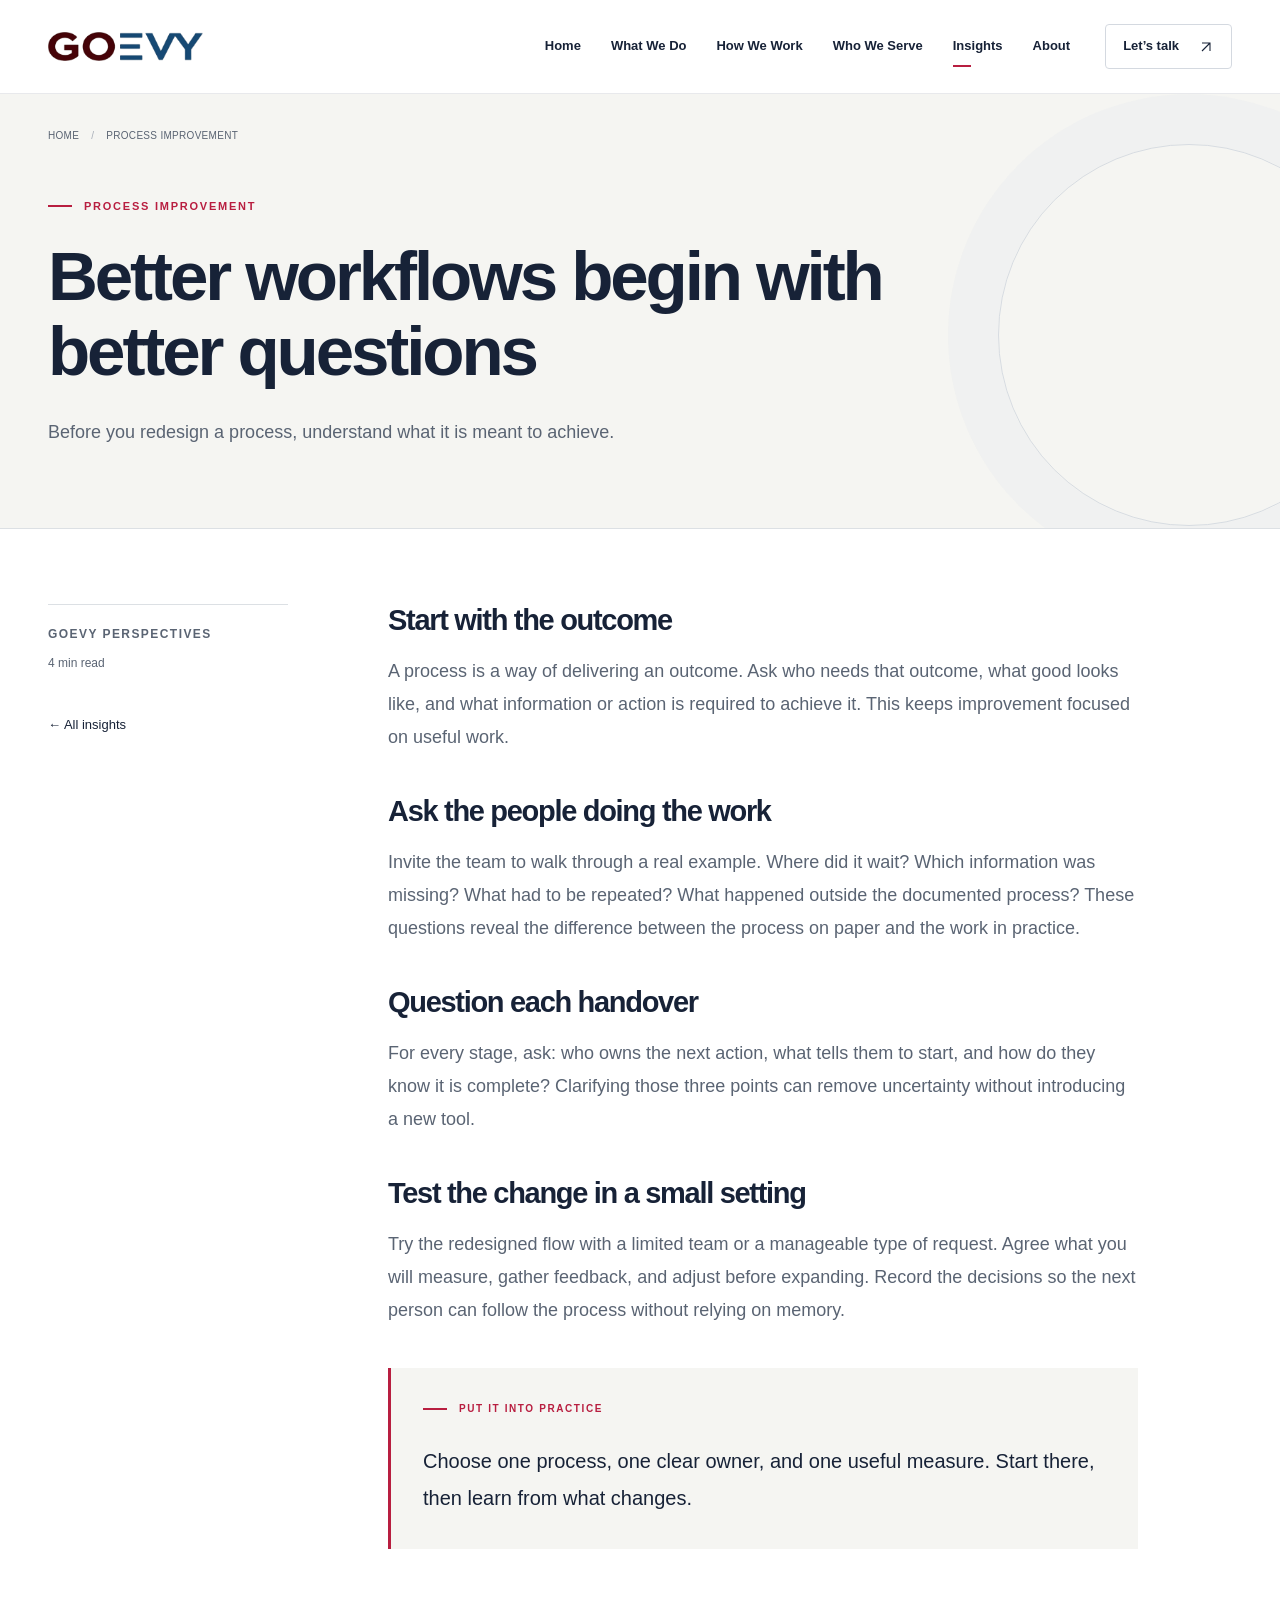
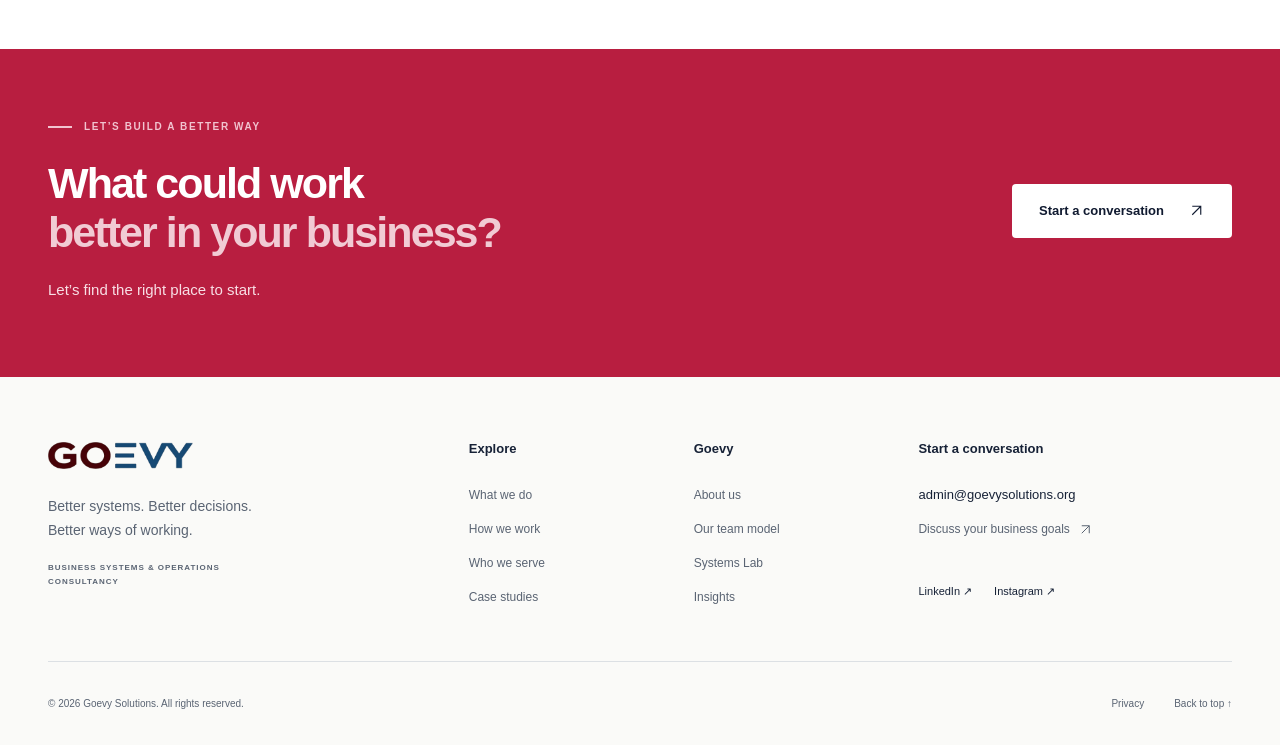
<file: better-workflow-questions.html>
<!doctype html>
<html lang="en">
<head>
<meta charset="utf-8">
<meta name="viewport" content="width=device-width, initial-scale=1">
<meta name="description" content="Before you redesign a process, understand what it is meant to achieve.">
<meta name="theme-color" content="#101a30">
<title>Better workflows begin with better questions — Goevy Solutions</title>
<link rel="icon" href="assets/favicon.svg" type="image/svg+xml">
<link rel="stylesheet" href="css/style.css">
<script src="js/main.js" defer></script>
</head>
<body id="top"><a class="skip-link" href="#main">Skip to content</a>
<header class="site-header">
<div class="container header-inner"><a class="brand" href="index.html" aria-label="Goevy Solutions home"><img src="assets/logo.png" width="436" height="84" alt="Goevy"></a><button class="menu-toggle" aria-expanded="false" aria-controls="main-nav">Menu <span aria-hidden="true">☰</span></button>
<nav id="main-nav" aria-label="Main navigation"><a href="index.html">Home</a><a href="services.html">What We Do</a><a href="how-we-work.html">How We Work</a><a href="who-we-serve.html">Who We Serve</a><a href="insights.html" aria-current="page">Insights</a><a href="about.html">About</a><a class="nav-cta" href="contact.html">Let’s talk <svg viewBox="0 0 24 24" fill="none" stroke="currentColor" stroke-width="1.6" aria-hidden="true"><path d="M6 18 18 6M6 6h12v12"/></svg></a>
</nav>
</div>
</header>
<main id="main">
<section class="page-intro">
<div class="container">
<div class="breadcrumb"><a href="index.html">Home</a><span>/</span>Process improvement
</div>
<p class="eyebrow">Process improvement
</p>
<h1>Better workflows begin with better questions
</h1>
<p class="lede">Before you redesign a process, understand what it is meant to achieve.
</p>
</div>
</section>
<div class="container article-layout">
<aside class="article-aside">
<p class="small-label">GOEVY PERSPECTIVES
</p>
<p>4 min read
</p>
<a href="insights.html">← All insights</a>
</aside>
<article class="article-body">
<section>
<h2>Start with the outcome
</h2>
<p>A process is a way of delivering an outcome. Ask who needs that outcome, what good looks like, and what information or action is required to achieve it. This keeps improvement focused on useful work.
</p>
</section>
<section>
<h2>Ask the people doing the work
</h2>
<p>Invite the team to walk through a real example. Where did it wait? Which information was missing? What had to be repeated? What happened outside the documented process? These questions reveal the difference between the process on paper and the work in practice.
</p>
</section>
<section>
<h2>Question each handover
</h2>
<p>For every stage, ask: who owns the next action, what tells them to start, and how do they know it is complete? Clarifying those three points can remove uncertainty without introducing a new tool.
</p>
</section>
<section>
<h2>Test the change in a small setting
</h2>
<p>Try the redesigned flow with a limited team or a manageable type of request. Agree what you will measure, gather feedback, and adjust before expanding. Record the decisions so the next person can follow the process without relying on memory.
</p>
</section>
<div class="article-takeaway">
<p class="eyebrow">PUT IT INTO PRACTICE
</p>
<p>Choose one process, one clear owner, and one useful measure. Start there, then learn from what changes.
</p>
</div>
</article>
</div>
<section class="cta-section">
<div class="container cta-inner">
<div>
<p class="eyebrow">LET’S BUILD A BETTER WAY
</p>
<h2>What could work<br><span>better in your business?</span>
</h2>
<p>Let’s find the right place to start.
</p>
</div>
<a class="button light" href="contact.html">Start a conversation<svg viewBox="0 0 24 24" fill="none" stroke="currentColor" stroke-width="1.6" aria-hidden="true"><path d="M6 18 18 6M6 6h12v12"/></svg></a>
</div>
</section>
</main>
<footer class="site-footer">
<div class="container">
<div class="footer-grid">
<div class="footer-brand"><a href="index.html"><img src="assets/logo.png" width="436" height="84" alt="Goevy Solutions"></a>
<p>Better systems. Better decisions.<br>Better ways of working.
</p>
<span class="small-label">BUSINESS SYSTEMS & OPERATIONS CONSULTANCY</span>
</div>
<div>
<h2>Explore
</h2>
<a href="services.html">What we do</a><a href="how-we-work.html">How we work</a><a href="who-we-serve.html">Who we serve</a><a href="case-studies.html">Case studies</a>
</div>
<div>
<h2>Goevy
</h2>
<a href="about.html">About us</a><a href="team.html">Our team model</a><a href="systems-lab.html">Systems Lab</a><a href="insights.html">Insights</a>
</div>
<div>
<h2>Start a conversation
</h2>
<a class="email-link" href="mailto:admin@goevysolutions.org">admin@goevysolutions.org</a><a href="contact.html">Discuss your business goals <svg viewBox="0 0 24 24" fill="none" stroke="currentColor" stroke-width="1.6" aria-hidden="true"><path d="M6 18 18 6M6 6h12v12"/></svg></a>
<div class="socials"><a href="https://www.linkedin.com/company/goevysolutions/" target="_blank" rel="noopener noreferrer">LinkedIn ↗</a><a href="https://www.instagram.com/goevysolutions/" target="_blank" rel="noopener noreferrer">Instagram ↗</a>
</div>
</div>
</div>
<div class="footer-bottom">
<p>© <span data-year>2026</span> Goevy Solutions. All rights reserved.
</p>
<a href="privacy.html">Privacy</a><a href="#top">Back to top ↑</a>
</div>
</div>
</footer>
</body>
</html>
</file>
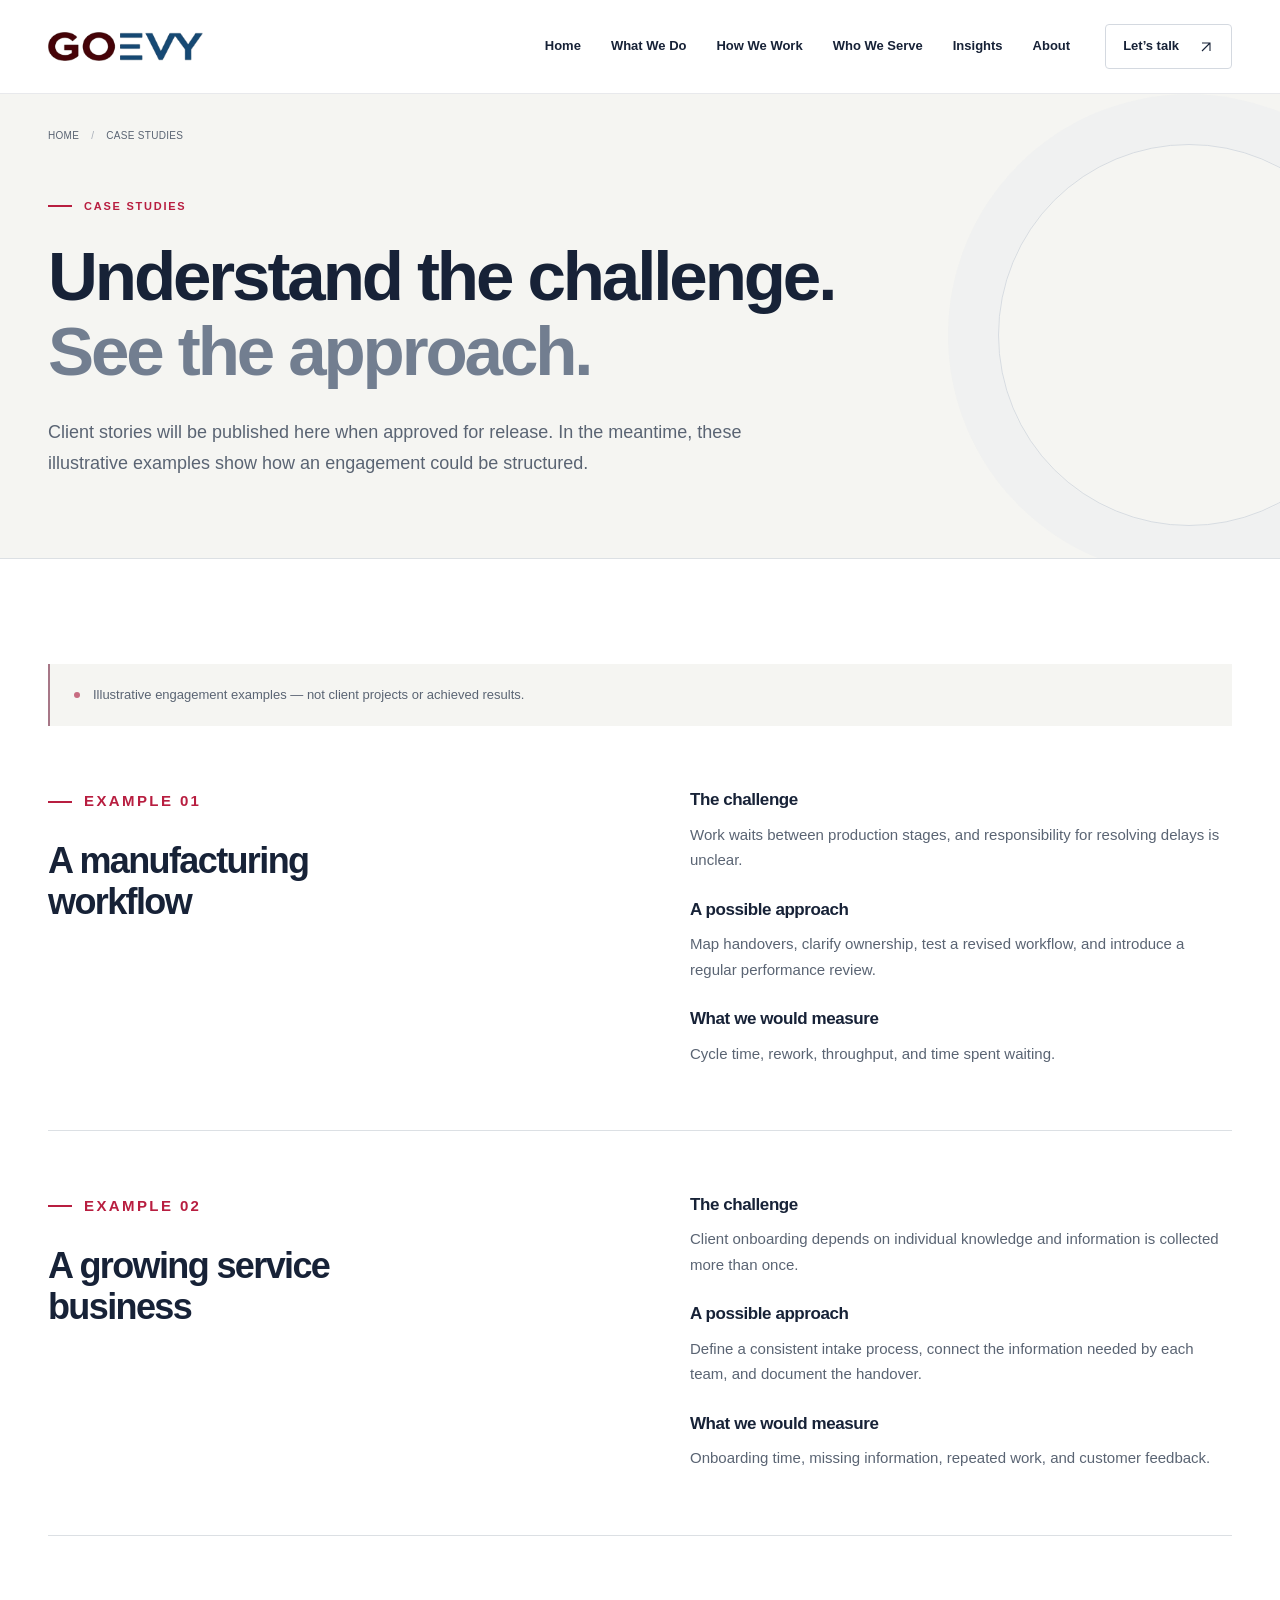
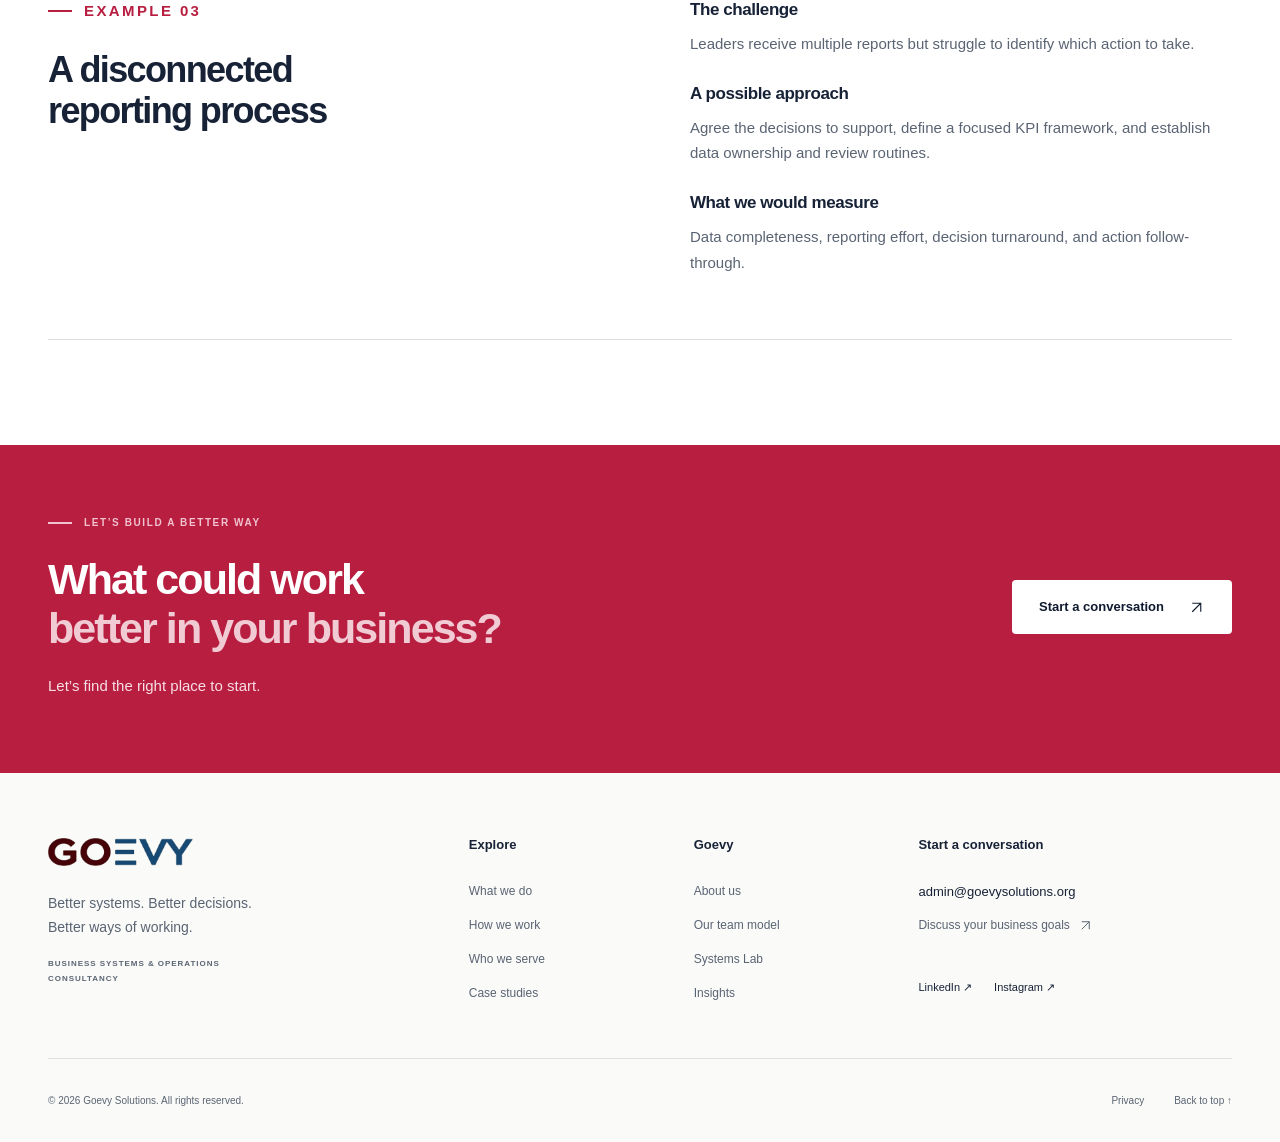
<file: case-studies.html>
<!doctype html>
<html lang="en">
<head>
<meta charset="utf-8">
<meta name="viewport" content="width=device-width, initial-scale=1">
<meta name="description" content="Explore illustrative engagement approaches. Approved Goevy client case studies will be added when available.">
<meta name="theme-color" content="#101a30">
<title>Case studies &amp; engagement examples — Goevy Solutions</title>
<link rel="icon" href="assets/favicon.svg" type="image/svg+xml">
<link rel="stylesheet" href="css/style.css">
<script src="js/main.js" defer></script>
</head>
<body id="top"><a class="skip-link" href="#main">Skip to content</a>
<header class="site-header">
<div class="container header-inner"><a class="brand" href="index.html" aria-label="Goevy Solutions home"><img src="assets/logo.png" width="436" height="84" alt="Goevy"></a><button class="menu-toggle" aria-expanded="false" aria-controls="main-nav">Menu <span aria-hidden="true">☰</span></button>
<nav id="main-nav" aria-label="Main navigation"><a href="index.html">Home</a><a href="services.html">What We Do</a><a href="how-we-work.html">How We Work</a><a href="who-we-serve.html">Who We Serve</a><a href="insights.html">Insights</a><a href="about.html">About</a><a class="nav-cta" href="contact.html">Let’s talk <svg viewBox="0 0 24 24" fill="none" stroke="currentColor" stroke-width="1.6" aria-hidden="true"><path d="M6 18 18 6M6 6h12v12"/></svg></a>
</nav>
</div>
</header>
<main id="main">
<section class="page-intro">
<div class="container">
<div class="breadcrumb"><a href="index.html">Home</a><span>/</span>CASE STUDIES
</div>
<p class="eyebrow">CASE STUDIES
</p>
<h1>Understand the challenge.<br><span>See the approach.</span>
</h1>
<p class="lede">Client stories will be published here when approved for release. In the meantime, these illustrative examples show how an engagement could be structured.
</p>
</div>
</section>
<section class="section">
<div class="container">
<div class="editorial-note"><span class="status-dot"></span> Illustrative engagement examples — not client projects or achieved results.
</div>
<div class="case-list">
<article>
<div>
<p class="eyebrow">EXAMPLE 01
</p>
<h2>A manufacturing workflow
</h2>
</div>
<div>
<h3>The challenge
</h3>
<p>Work waits between production stages, and responsibility for resolving delays is unclear.
</p>
<h3>A possible approach
</h3>
<p>Map handovers, clarify ownership, test a revised workflow, and introduce a regular performance review.
</p>
<h3>What we would measure
</h3>
<p>Cycle time, rework, throughput, and time spent waiting.
</p>
</div>
</article>
<article>
<div>
<p class="eyebrow">EXAMPLE 02
</p>
<h2>A growing service business
</h2>
</div>
<div>
<h3>The challenge
</h3>
<p>Client onboarding depends on individual knowledge and information is collected more than once.
</p>
<h3>A possible approach
</h3>
<p>Define a consistent intake process, connect the information needed by each team, and document the handover.
</p>
<h3>What we would measure
</h3>
<p>Onboarding time, missing information, repeated work, and customer feedback.
</p>
</div>
</article>
<article>
<div>
<p class="eyebrow">EXAMPLE 03
</p>
<h2>A disconnected reporting process
</h2>
</div>
<div>
<h3>The challenge
</h3>
<p>Leaders receive multiple reports but struggle to identify which action to take.
</p>
<h3>A possible approach
</h3>
<p>Agree the decisions to support, define a focused KPI framework, and establish data ownership and review routines.
</p>
<h3>What we would measure
</h3>
<p>Data completeness, reporting effort, decision turnaround, and action follow-through.
</p>
</div>
</article>
</div>
</div>
</section>
<section class="cta-section">
<div class="container cta-inner">
<div>
<p class="eyebrow">LET’S BUILD A BETTER WAY
</p>
<h2>What could work<br><span>better in your business?</span>
</h2>
<p>Let’s find the right place to start.
</p>
</div>
<a class="button light" href="contact.html">Start a conversation<svg viewBox="0 0 24 24" fill="none" stroke="currentColor" stroke-width="1.6" aria-hidden="true"><path d="M6 18 18 6M6 6h12v12"/></svg></a>
</div>
</section>
</main>
<footer class="site-footer">
<div class="container">
<div class="footer-grid">
<div class="footer-brand"><a href="index.html"><img src="assets/logo.png" width="436" height="84" alt="Goevy Solutions"></a>
<p>Better systems. Better decisions.<br>Better ways of working.
</p>
<span class="small-label">BUSINESS SYSTEMS & OPERATIONS CONSULTANCY</span>
</div>
<div>
<h2>Explore
</h2>
<a href="services.html">What we do</a><a href="how-we-work.html">How we work</a><a href="who-we-serve.html">Who we serve</a><a href="case-studies.html">Case studies</a>
</div>
<div>
<h2>Goevy
</h2>
<a href="about.html">About us</a><a href="team.html">Our team model</a><a href="systems-lab.html">Systems Lab</a><a href="insights.html">Insights</a>
</div>
<div>
<h2>Start a conversation
</h2>
<a class="email-link" href="mailto:admin@goevysolutions.org">admin@goevysolutions.org</a><a href="contact.html">Discuss your business goals <svg viewBox="0 0 24 24" fill="none" stroke="currentColor" stroke-width="1.6" aria-hidden="true"><path d="M6 18 18 6M6 6h12v12"/></svg></a>
<div class="socials"><a href="https://www.linkedin.com/company/goevysolutions/" target="_blank" rel="noopener noreferrer">LinkedIn ↗</a><a href="https://www.instagram.com/goevysolutions/" target="_blank" rel="noopener noreferrer">Instagram ↗</a>
</div>
</div>
</div>
<div class="footer-bottom">
<p>© <span data-year>2026</span> Goevy Solutions. All rights reserved.
</p>
<a href="privacy.html">Privacy</a><a href="#top">Back to top ↑</a>
</div>
</div>
</footer>
</body>
</html>
</file>
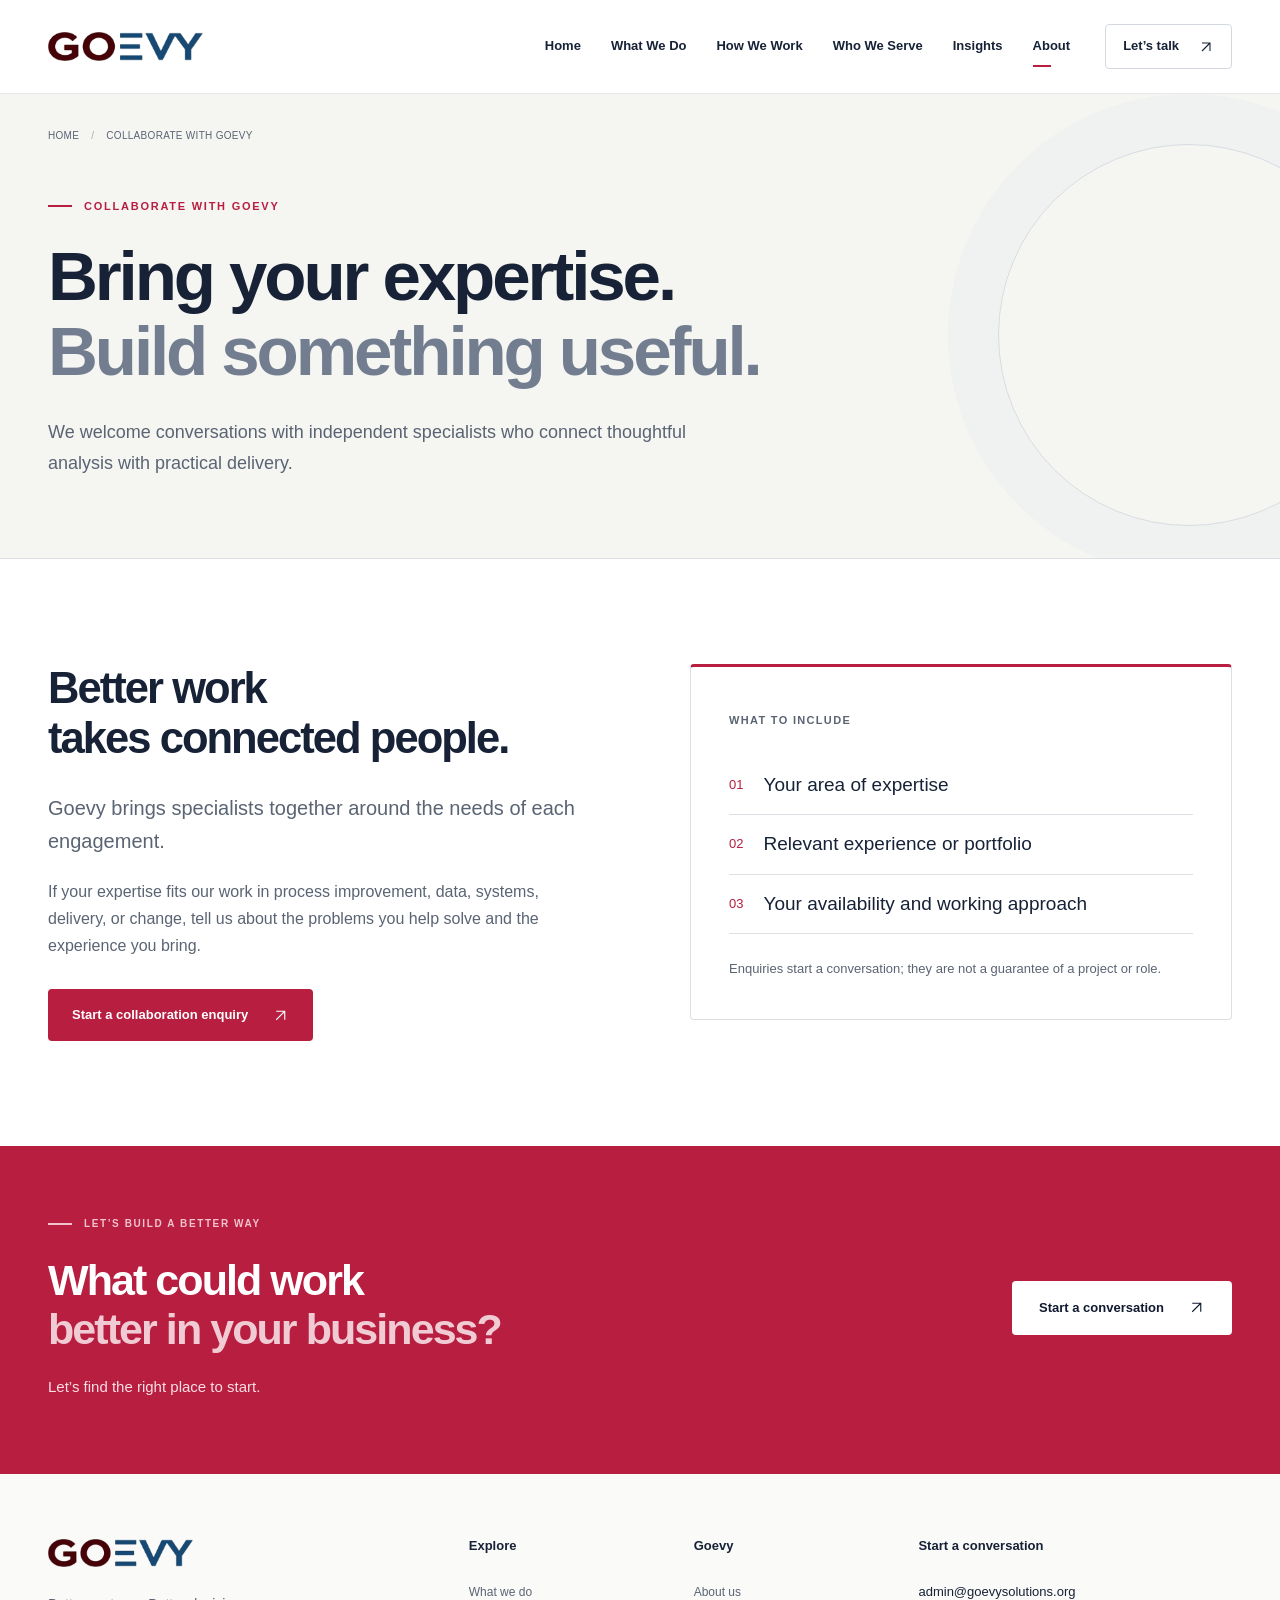
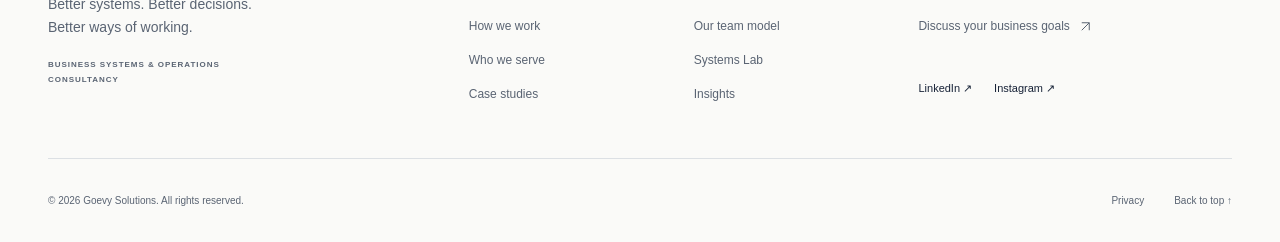
<file: collaborate.html>
<!doctype html>
<html lang="en">
<head>
<meta charset="utf-8">
<meta name="viewport" content="width=device-width, initial-scale=1">
<meta name="description" content="Connect your specialist expertise with practical business systems and operations engagements.">
<meta name="theme-color" content="#101a30">
<title>Collaborate with Goevy — Goevy Solutions</title>
<link rel="icon" href="assets/favicon.svg" type="image/svg+xml">
<link rel="stylesheet" href="css/style.css">
<script src="js/main.js" defer></script>
</head>
<body id="top"><a class="skip-link" href="#main">Skip to content</a>
<header class="site-header">
<div class="container header-inner"><a class="brand" href="index.html" aria-label="Goevy Solutions home"><img src="assets/logo.png" width="436" height="84" alt="Goevy"></a><button class="menu-toggle" aria-expanded="false" aria-controls="main-nav">Menu <span aria-hidden="true">☰</span></button>
<nav id="main-nav" aria-label="Main navigation"><a href="index.html">Home</a><a href="services.html">What We Do</a><a href="how-we-work.html">How We Work</a><a href="who-we-serve.html">Who We Serve</a><a href="insights.html">Insights</a><a href="about.html" aria-current="page">About</a><a class="nav-cta" href="contact.html">Let’s talk <svg viewBox="0 0 24 24" fill="none" stroke="currentColor" stroke-width="1.6" aria-hidden="true"><path d="M6 18 18 6M6 6h12v12"/></svg></a>
</nav>
</div>
</header>
<main id="main">
<section class="page-intro">
<div class="container">
<div class="breadcrumb"><a href="index.html">Home</a><span>/</span>COLLABORATE WITH GOEVY
</div>
<p class="eyebrow">COLLABORATE WITH GOEVY
</p>
<h1>Bring your expertise.<br><span>Build something useful.</span>
</h1>
<p class="lede">We welcome conversations with independent specialists who connect thoughtful analysis with practical delivery.
</p>
</div>
</section>
<section class="section">
<div class="container split">
<div>
<h2>Better work<br>takes connected people.
</h2>
<p class="body-large">Goevy brings specialists together around the needs of each engagement.
</p>
<p>If your expertise fits our work in process improvement, data, systems, delivery, or change, tell us about the problems you help solve and the experience you bring.
</p>
<a class="button primary" href="contact.html?service=collaboration">Start a collaboration enquiry<svg viewBox="0 0 24 24" fill="none" stroke="currentColor" stroke-width="1.6" aria-hidden="true"><path d="M6 18 18 6M6 6h12v12"/></svg></a>
</div>
<div class="outcome-box"><span class="small-label">WHAT TO INCLUDE</span>
<ul>
<li><span>01</span>Your area of expertise
</li>
<li><span>02</span>Relevant experience or portfolio
</li>
<li><span>03</span>Your availability and working approach
</li>
</ul>
<p>Enquiries start a conversation; they are not a guarantee of a project or role.
</p>
</div>
</div>
</section>
<section class="cta-section">
<div class="container cta-inner">
<div>
<p class="eyebrow">LET’S BUILD A BETTER WAY
</p>
<h2>What could work<br><span>better in your business?</span>
</h2>
<p>Let’s find the right place to start.
</p>
</div>
<a class="button light" href="contact.html">Start a conversation<svg viewBox="0 0 24 24" fill="none" stroke="currentColor" stroke-width="1.6" aria-hidden="true"><path d="M6 18 18 6M6 6h12v12"/></svg></a>
</div>
</section>
</main>
<footer class="site-footer">
<div class="container">
<div class="footer-grid">
<div class="footer-brand"><a href="index.html"><img src="assets/logo.png" width="436" height="84" alt="Goevy Solutions"></a>
<p>Better systems. Better decisions.<br>Better ways of working.
</p>
<span class="small-label">BUSINESS SYSTEMS & OPERATIONS CONSULTANCY</span>
</div>
<div>
<h2>Explore
</h2>
<a href="services.html">What we do</a><a href="how-we-work.html">How we work</a><a href="who-we-serve.html">Who we serve</a><a href="case-studies.html">Case studies</a>
</div>
<div>
<h2>Goevy
</h2>
<a href="about.html">About us</a><a href="team.html">Our team model</a><a href="systems-lab.html">Systems Lab</a><a href="insights.html">Insights</a>
</div>
<div>
<h2>Start a conversation
</h2>
<a class="email-link" href="mailto:admin@goevysolutions.org">admin@goevysolutions.org</a><a href="contact.html">Discuss your business goals <svg viewBox="0 0 24 24" fill="none" stroke="currentColor" stroke-width="1.6" aria-hidden="true"><path d="M6 18 18 6M6 6h12v12"/></svg></a>
<div class="socials"><a href="https://www.linkedin.com/company/goevysolutions/" target="_blank" rel="noopener noreferrer">LinkedIn ↗</a><a href="https://www.instagram.com/goevysolutions/" target="_blank" rel="noopener noreferrer">Instagram ↗</a>
</div>
</div>
</div>
<div class="footer-bottom">
<p>© <span data-year>2026</span> Goevy Solutions. All rights reserved.
</p>
<a href="privacy.html">Privacy</a><a href="#top">Back to top ↑</a>
</div>
</div>
</footer>
</body>
</html>
</file>
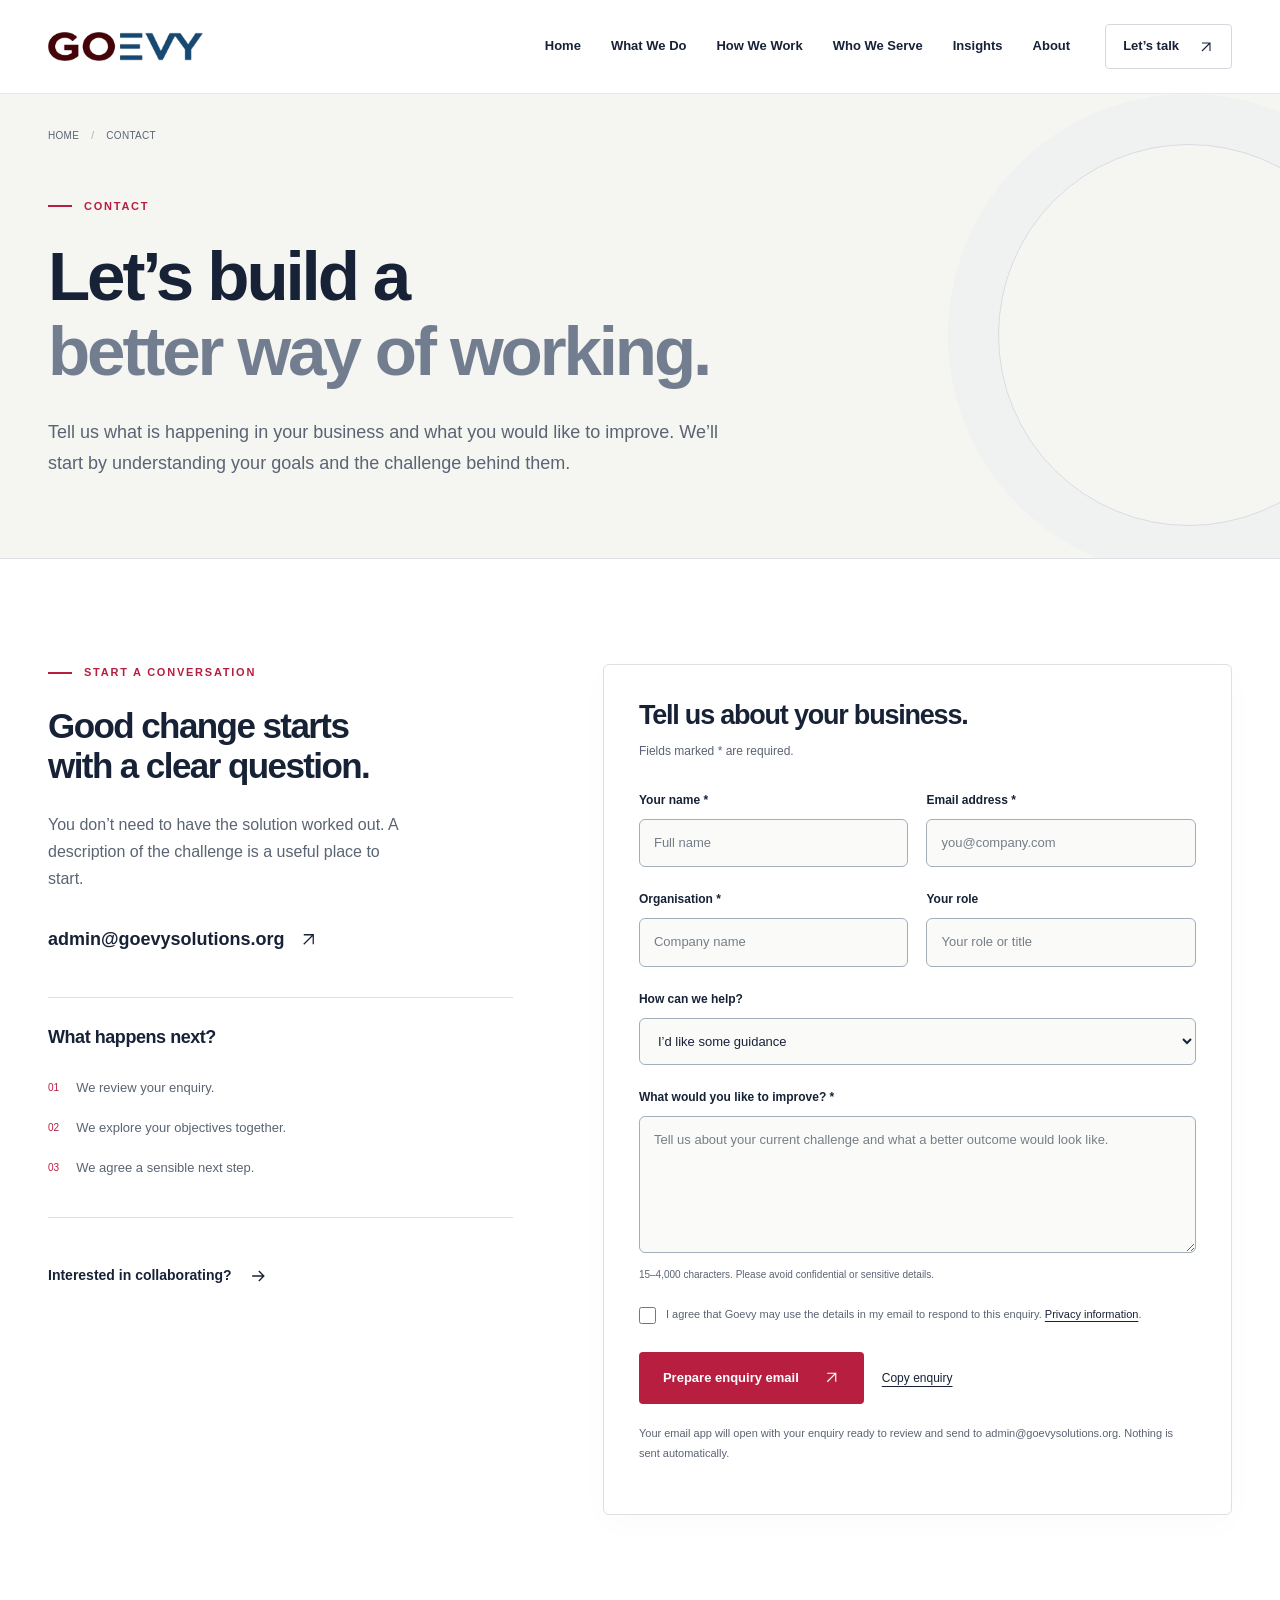
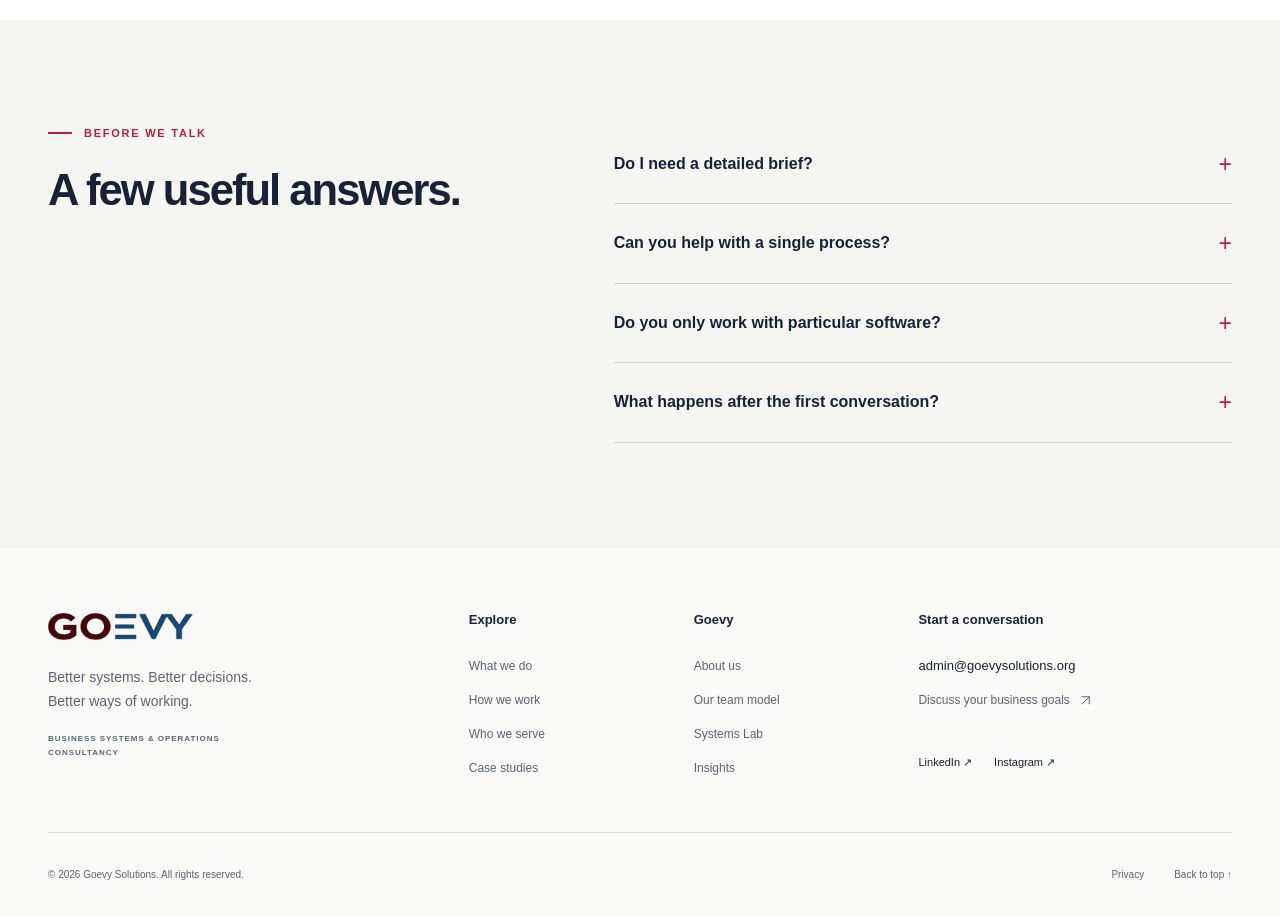
<file: contact.html>
<!doctype html>
<html lang="en">
<head>
<meta charset="utf-8">
<meta name="viewport" content="width=device-width, initial-scale=1">
<meta name="description" content="Talk to Goevy about better business systems and operations. Contact admin@goevysolutions.org.">
<meta name="theme-color" content="#101a30">
<title>Start a conversation — Goevy Solutions</title>
<link rel="icon" href="assets/favicon.svg" type="image/svg+xml">
<link rel="stylesheet" href="css/style.css">
<script src="js/main.js" defer></script>
</head>
<body id="top"><a class="skip-link" href="#main">Skip to content</a>
<header class="site-header">
<div class="container header-inner"><a class="brand" href="index.html" aria-label="Goevy Solutions home"><img src="assets/logo.png" width="436" height="84" alt="Goevy"></a><button class="menu-toggle" aria-expanded="false" aria-controls="main-nav">Menu <span aria-hidden="true">☰</span></button>
<nav id="main-nav" aria-label="Main navigation"><a href="index.html">Home</a><a href="services.html">What We Do</a><a href="how-we-work.html">How We Work</a><a href="who-we-serve.html">Who We Serve</a><a href="insights.html">Insights</a><a href="about.html">About</a><a class="nav-cta" href="contact.html" aria-current="page">Let’s talk <svg viewBox="0 0 24 24" fill="none" stroke="currentColor" stroke-width="1.6" aria-hidden="true"><path d="M6 18 18 6M6 6h12v12"/></svg></a>
</nav>
</div>
</header>
<main id="main">
<section class="page-intro">
<div class="container">
<div class="breadcrumb"><a href="index.html">Home</a><span>/</span>CONTACT
</div>
<p class="eyebrow">CONTACT
</p>
<h1>Let’s build a<br><span>better way of working.</span>
</h1>
<p class="lede">Tell us what is happening in your business and what you would like to improve. We’ll start by understanding your goals and the challenge behind them.
</p>
</div>
</section>
<section class="section">
<div class="container contact-layout">
<aside class="contact-aside">
<p class="eyebrow">START A CONVERSATION
</p>
<h2>Good change starts<br>with a clear question.
</h2>
<p>You don’t need to have the solution worked out. A description of the challenge is a useful place to start.
</p>
<a class="contact-email" href="mailto:admin@goevysolutions.org">admin@goevysolutions.org <svg viewBox="0 0 24 24" fill="none" stroke="currentColor" stroke-width="1.6" aria-hidden="true"><path d="M6 18 18 6M6 6h12v12"/></svg></a>
<div class="next-steps">
<h3>What happens next?
</h3>
<ol>
<li><span>01</span> We review your enquiry.
</li>
<li><span>02</span> We explore your objectives together.
</li>
<li><span>03</span> We agree a sensible next step.
</li>
</ol>
</div>
<a class="text-link" href="collaborate.html">Interested in collaborating? <svg viewBox="0 0 24 24" fill="none" stroke="currentColor" stroke-width="1.6" aria-hidden="true"><path d="M5 12h14M13 6l6 6-6 6"/></svg></a>
</aside>
<form class="contact-form" data-contact action="mailto:admin@goevysolutions.org" method="post" enctype="text/plain">
<h2>Tell us about your business.
</h2>
<p class="form-intro">Fields marked * are required.
</p>
<div class="form-row">
<div class="field"><label for="name">Your name *</label><input id="name" name="Name" autocomplete="name" required maxlength="100" placeholder="Full name">
</div>
<div class="field"><label for="email">Email address *</label><input id="email" name="Email" type="email" autocomplete="email" required maxlength="150" placeholder="you@company.com">
</div>
</div>
<div class="form-row">
<div class="field"><label for="organisation">Organisation *</label><input id="organisation" name="Organisation" autocomplete="organization" required maxlength="150" placeholder="Company name">
</div>
<div class="field"><label for="role">Your role</label><input id="role" name="Role" autocomplete="organization-title" maxlength="100" placeholder="Your role or title">
</div>
</div>
<div class="field"><label for="service">How can we help?</label><select id="service" name="Service"><option value="">I’d like some guidance</option><option value="efficiency">Operational Efficiency & Optimization</option><option value="process">Business Process Re-engineering</option><option value="technology">Technology Integration & Strategy</option><option value="strategy">Strategic Planning & Execution</option><option value="analytics">Performance Measurement & Analytics</option><option value="change">Change Management & Enablement</option><option value="collaboration">Specialist collaboration</option></select>
</div>
<div class="field"><label for="message">What would you like to improve? *</label><textarea id="message" name="Challenge" rows="5" required minlength="15" maxlength="4000" placeholder="Tell us about your current challenge and what a better outcome would look like."></textarea><small>15–4,000 characters. Please avoid confidential or sensitive details.</small>
</div>
<label class="consent"><input type="checkbox" required name="Consent" value="Agreed"><span>I agree that Goevy may use the details in my email to respond to this enquiry. <a href="privacy.html">Privacy information</a>.</span></label>
<div class="form-actions"><button class="button primary" type="submit">Prepare enquiry email <svg viewBox="0 0 24 24" fill="none" stroke="currentColor" stroke-width="1.6" aria-hidden="true"><path d="M6 18 18 6M6 6h12v12"/></svg></button><button class="copy-button" type="button" data-copy>Copy enquiry</button>
</div>
<p class="form-note">Your email app will open with your enquiry ready to review and send to admin@goevysolutions.org. Nothing is sent automatically.
</p>
<p class="form-status" data-form-status role="status">
</p>
<div class="copy-fallback" hidden><label for="enquiry-copy">Copy this enquiry and email it to admin@goevysolutions.org</label><textarea id="enquiry-copy" rows="7" readonly></textarea>
</div>
<noscript>
<p>Please email your enquiry directly to <a href="mailto:admin@goevysolutions.org">admin@goevysolutions.org</a>.
</p>
</noscript>
</form>
</div>
</section>
<section class="section soft">
<div class="container faq-layout">
<div>
<p class="eyebrow">BEFORE WE TALK
</p>
<h2>A few useful answers.
</h2>
</div>
<div>
<details>
<summary>Do I need a detailed brief?<span aria-hidden="true">+</span>
</summary>
<p>No. Start with what is happening, who it affects, and what you would like to change. We can explore the detail together.
</p>
</details>
<details>
<summary>Can you help with a single process?<span aria-hidden="true">+</span>
</summary>
<p>Yes. An engagement can focus on a particular workflow or a broader operational challenge. Scope is agreed around your priorities.
</p>
</details>
<details>
<summary>Do you only work with particular software?<span aria-hidden="true">+</span>
</summary>
<p>Our starting point is the business need. We assess the systems you already use and identify suitable changes in that context.
</p>
</details>
<details>
<summary>What happens after the first conversation?<span aria-hidden="true">+</span>
</summary>
<p>If there is a good fit, we agree the next steps, scope, responsibilities, and expected outputs before work begins.
</p>
</details>
</div>
</div>
</section>
</main>
<footer class="site-footer">
<div class="container">
<div class="footer-grid">
<div class="footer-brand"><a href="index.html"><img src="assets/logo.png" width="436" height="84" alt="Goevy Solutions"></a>
<p>Better systems. Better decisions.<br>Better ways of working.
</p>
<span class="small-label">BUSINESS SYSTEMS & OPERATIONS CONSULTANCY</span>
</div>
<div>
<h2>Explore
</h2>
<a href="services.html">What we do</a><a href="how-we-work.html">How we work</a><a href="who-we-serve.html">Who we serve</a><a href="case-studies.html">Case studies</a>
</div>
<div>
<h2>Goevy
</h2>
<a href="about.html">About us</a><a href="team.html">Our team model</a><a href="systems-lab.html">Systems Lab</a><a href="insights.html">Insights</a>
</div>
<div>
<h2>Start a conversation
</h2>
<a class="email-link" href="mailto:admin@goevysolutions.org">admin@goevysolutions.org</a><a href="contact.html">Discuss your business goals <svg viewBox="0 0 24 24" fill="none" stroke="currentColor" stroke-width="1.6" aria-hidden="true"><path d="M6 18 18 6M6 6h12v12"/></svg></a>
<div class="socials"><a href="https://www.linkedin.com/company/goevysolutions/" target="_blank" rel="noopener noreferrer">LinkedIn ↗</a><a href="https://www.instagram.com/goevysolutions/" target="_blank" rel="noopener noreferrer">Instagram ↗</a>
</div>
</div>
</div>
<div class="footer-bottom">
<p>© <span data-year>2026</span> Goevy Solutions. All rights reserved.
</p>
<a href="privacy.html">Privacy</a><a href="#top">Back to top ↑</a>
</div>
</div>
</footer>
</body>
</html>
</file>
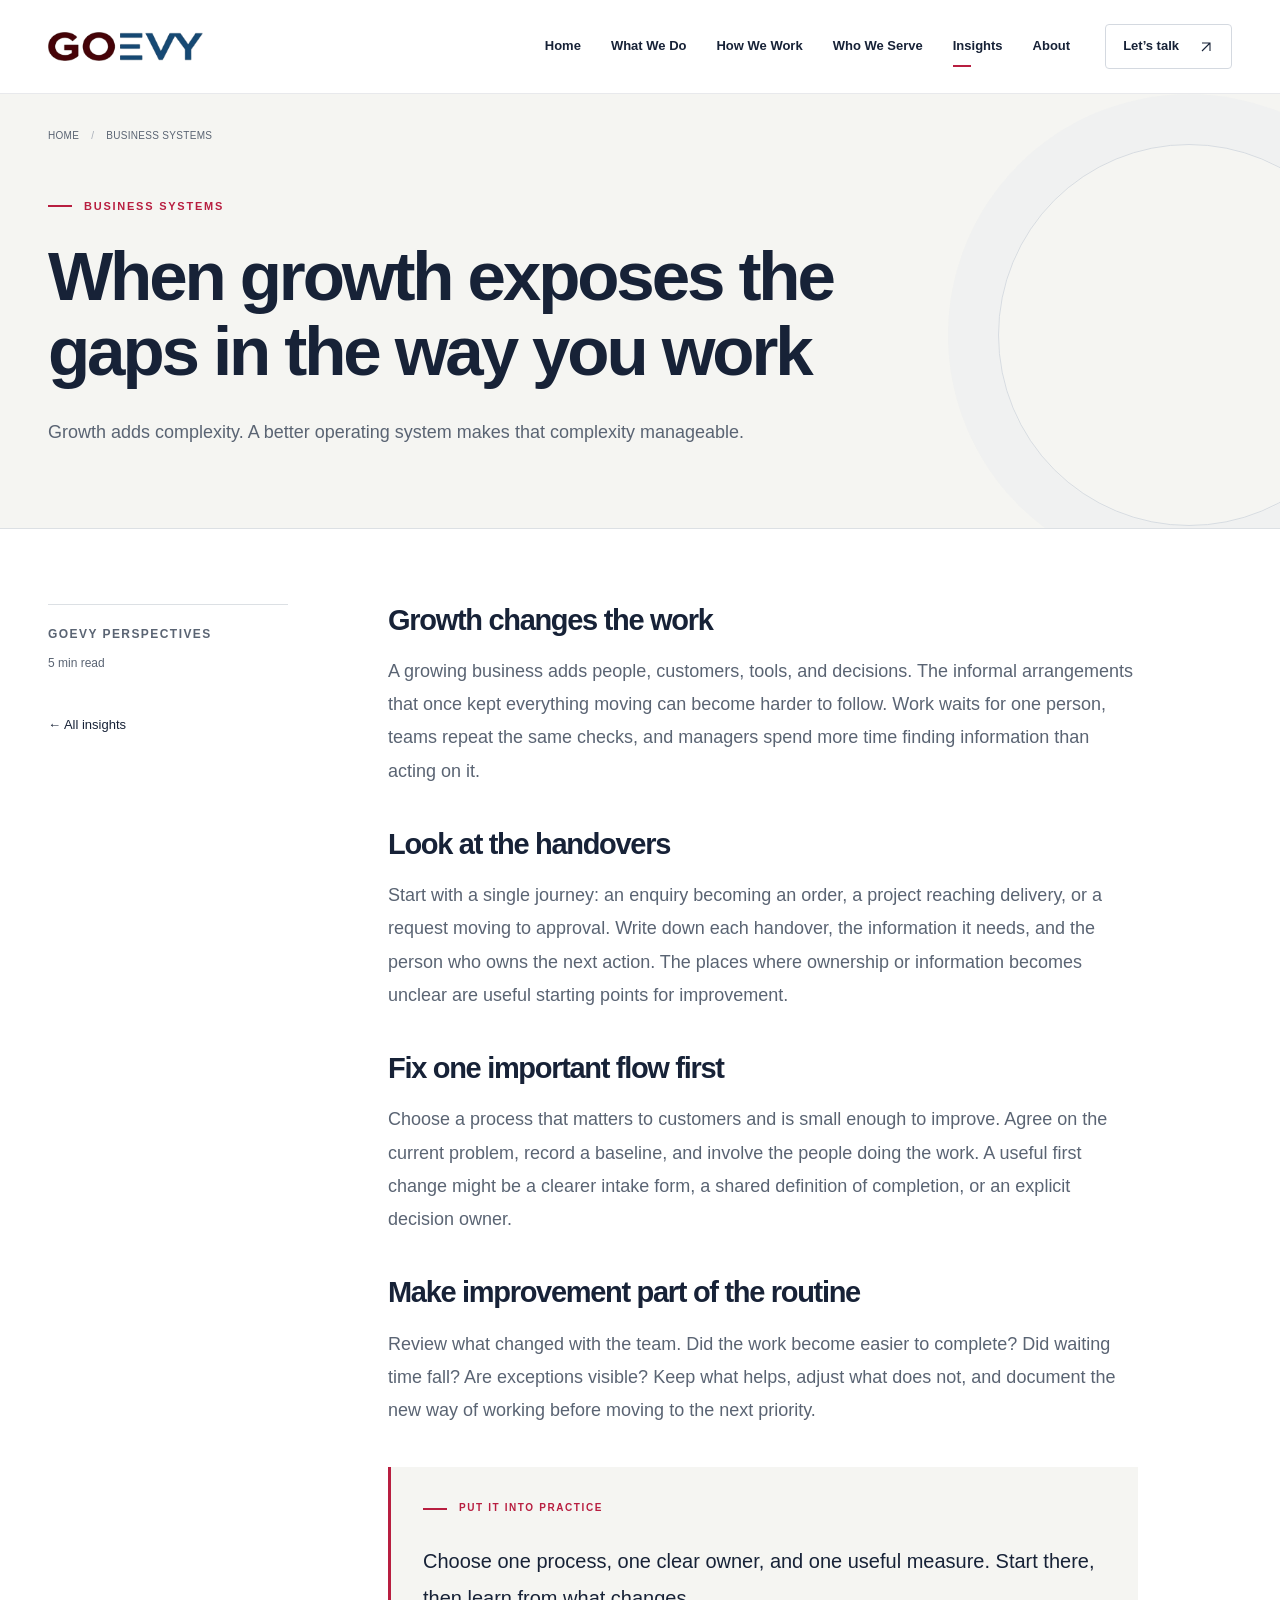
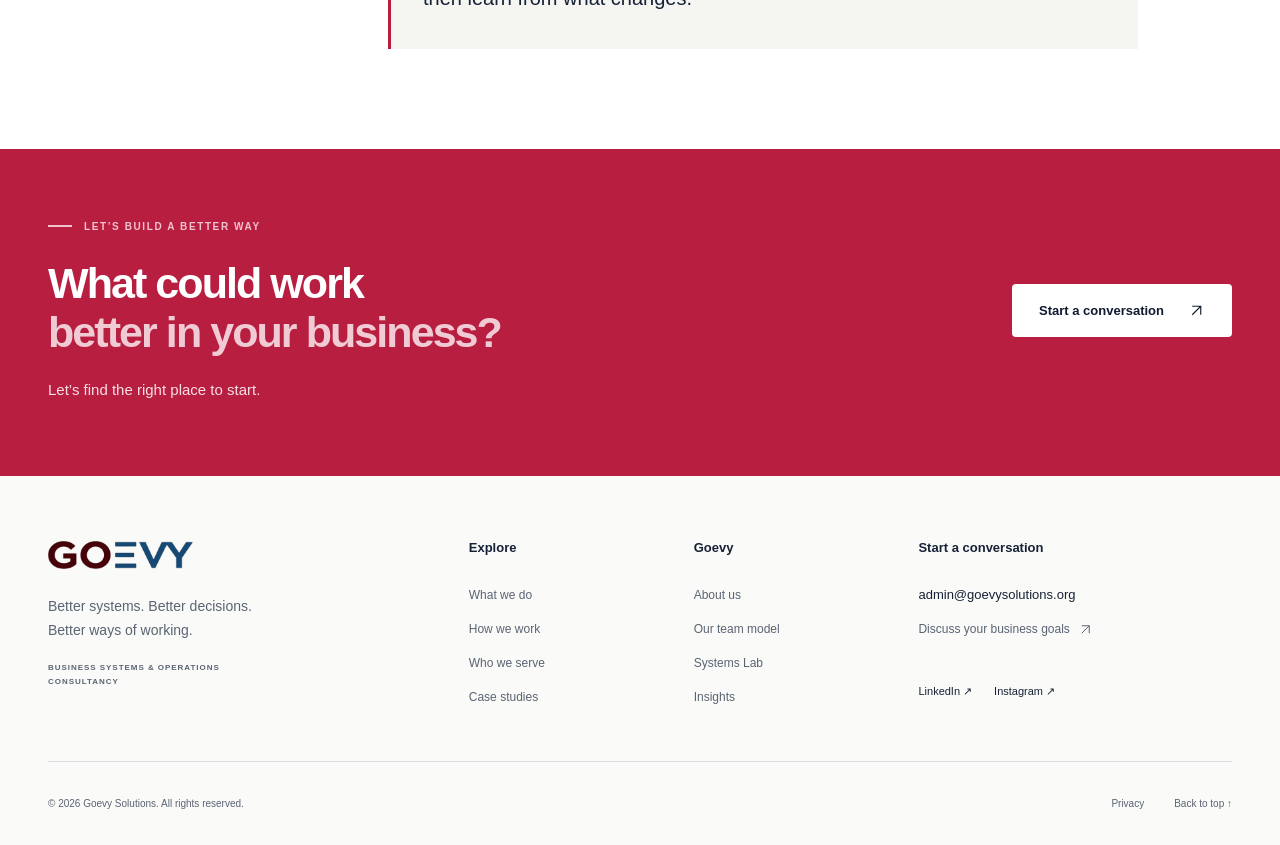
<file: growth-and-systems.html>
<!doctype html>
<html lang="en">
<head>
<meta charset="utf-8">
<meta name="viewport" content="width=device-width, initial-scale=1">
<meta name="description" content="Growth adds complexity. A better operating system makes that complexity manageable.">
<meta name="theme-color" content="#101a30">
<title>When growth exposes the gaps in the way you work — Goevy Solutions</title>
<link rel="icon" href="assets/favicon.svg" type="image/svg+xml">
<link rel="stylesheet" href="css/style.css">
<script src="js/main.js" defer></script>
</head>
<body id="top"><a class="skip-link" href="#main">Skip to content</a>
<header class="site-header">
<div class="container header-inner"><a class="brand" href="index.html" aria-label="Goevy Solutions home"><img src="assets/logo.png" width="436" height="84" alt="Goevy"></a><button class="menu-toggle" aria-expanded="false" aria-controls="main-nav">Menu <span aria-hidden="true">☰</span></button>
<nav id="main-nav" aria-label="Main navigation"><a href="index.html">Home</a><a href="services.html">What We Do</a><a href="how-we-work.html">How We Work</a><a href="who-we-serve.html">Who We Serve</a><a href="insights.html" aria-current="page">Insights</a><a href="about.html">About</a><a class="nav-cta" href="contact.html">Let’s talk <svg viewBox="0 0 24 24" fill="none" stroke="currentColor" stroke-width="1.6" aria-hidden="true"><path d="M6 18 18 6M6 6h12v12"/></svg></a>
</nav>
</div>
</header>
<main id="main">
<section class="page-intro">
<div class="container">
<div class="breadcrumb"><a href="index.html">Home</a><span>/</span>Business systems
</div>
<p class="eyebrow">Business systems
</p>
<h1>When growth exposes the gaps in the way you work
</h1>
<p class="lede">Growth adds complexity. A better operating system makes that complexity manageable.
</p>
</div>
</section>
<div class="container article-layout">
<aside class="article-aside">
<p class="small-label">GOEVY PERSPECTIVES
</p>
<p>5 min read
</p>
<a href="insights.html">← All insights</a>
</aside>
<article class="article-body">
<section>
<h2>Growth changes the work
</h2>
<p>A growing business adds people, customers, tools, and decisions. The informal arrangements that once kept everything moving can become harder to follow. Work waits for one person, teams repeat the same checks, and managers spend more time finding information than acting on it.
</p>
</section>
<section>
<h2>Look at the handovers
</h2>
<p>Start with a single journey: an enquiry becoming an order, a project reaching delivery, or a request moving to approval. Write down each handover, the information it needs, and the person who owns the next action. The places where ownership or information becomes unclear are useful starting points for improvement.
</p>
</section>
<section>
<h2>Fix one important flow first
</h2>
<p>Choose a process that matters to customers and is small enough to improve. Agree on the current problem, record a baseline, and involve the people doing the work. A useful first change might be a clearer intake form, a shared definition of completion, or an explicit decision owner.
</p>
</section>
<section>
<h2>Make improvement part of the routine
</h2>
<p>Review what changed with the team. Did the work become easier to complete? Did waiting time fall? Are exceptions visible? Keep what helps, adjust what does not, and document the new way of working before moving to the next priority.
</p>
</section>
<div class="article-takeaway">
<p class="eyebrow">PUT IT INTO PRACTICE
</p>
<p>Choose one process, one clear owner, and one useful measure. Start there, then learn from what changes.
</p>
</div>
</article>
</div>
<section class="cta-section">
<div class="container cta-inner">
<div>
<p class="eyebrow">LET’S BUILD A BETTER WAY
</p>
<h2>What could work<br><span>better in your business?</span>
</h2>
<p>Let’s find the right place to start.
</p>
</div>
<a class="button light" href="contact.html">Start a conversation<svg viewBox="0 0 24 24" fill="none" stroke="currentColor" stroke-width="1.6" aria-hidden="true"><path d="M6 18 18 6M6 6h12v12"/></svg></a>
</div>
</section>
</main>
<footer class="site-footer">
<div class="container">
<div class="footer-grid">
<div class="footer-brand"><a href="index.html"><img src="assets/logo.png" width="436" height="84" alt="Goevy Solutions"></a>
<p>Better systems. Better decisions.<br>Better ways of working.
</p>
<span class="small-label">BUSINESS SYSTEMS & OPERATIONS CONSULTANCY</span>
</div>
<div>
<h2>Explore
</h2>
<a href="services.html">What we do</a><a href="how-we-work.html">How we work</a><a href="who-we-serve.html">Who we serve</a><a href="case-studies.html">Case studies</a>
</div>
<div>
<h2>Goevy
</h2>
<a href="about.html">About us</a><a href="team.html">Our team model</a><a href="systems-lab.html">Systems Lab</a><a href="insights.html">Insights</a>
</div>
<div>
<h2>Start a conversation
</h2>
<a class="email-link" href="mailto:admin@goevysolutions.org">admin@goevysolutions.org</a><a href="contact.html">Discuss your business goals <svg viewBox="0 0 24 24" fill="none" stroke="currentColor" stroke-width="1.6" aria-hidden="true"><path d="M6 18 18 6M6 6h12v12"/></svg></a>
<div class="socials"><a href="https://www.linkedin.com/company/goevysolutions/" target="_blank" rel="noopener noreferrer">LinkedIn ↗</a><a href="https://www.instagram.com/goevysolutions/" target="_blank" rel="noopener noreferrer">Instagram ↗</a>
</div>
</div>
</div>
<div class="footer-bottom">
<p>© <span data-year>2026</span> Goevy Solutions. All rights reserved.
</p>
<a href="privacy.html">Privacy</a><a href="#top">Back to top ↑</a>
</div>
</div>
</footer>
</body>
</html>
</file>
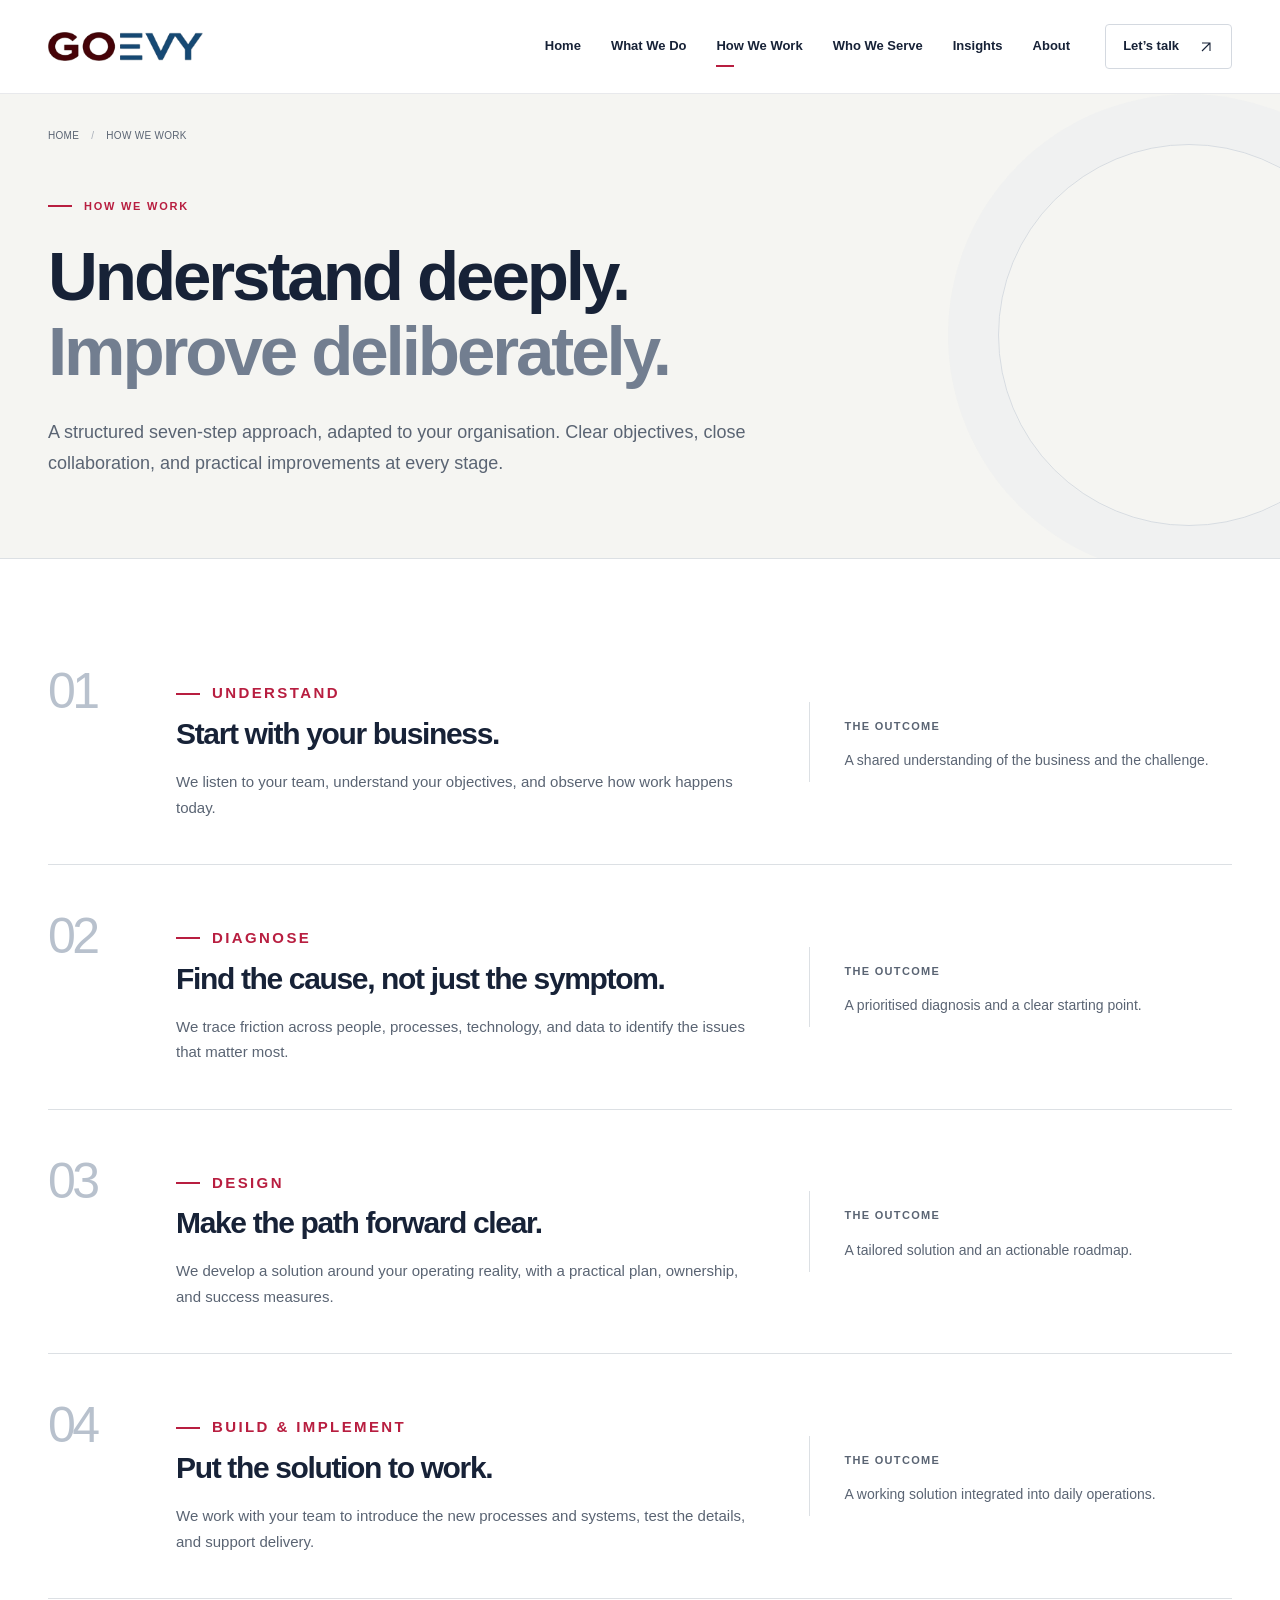
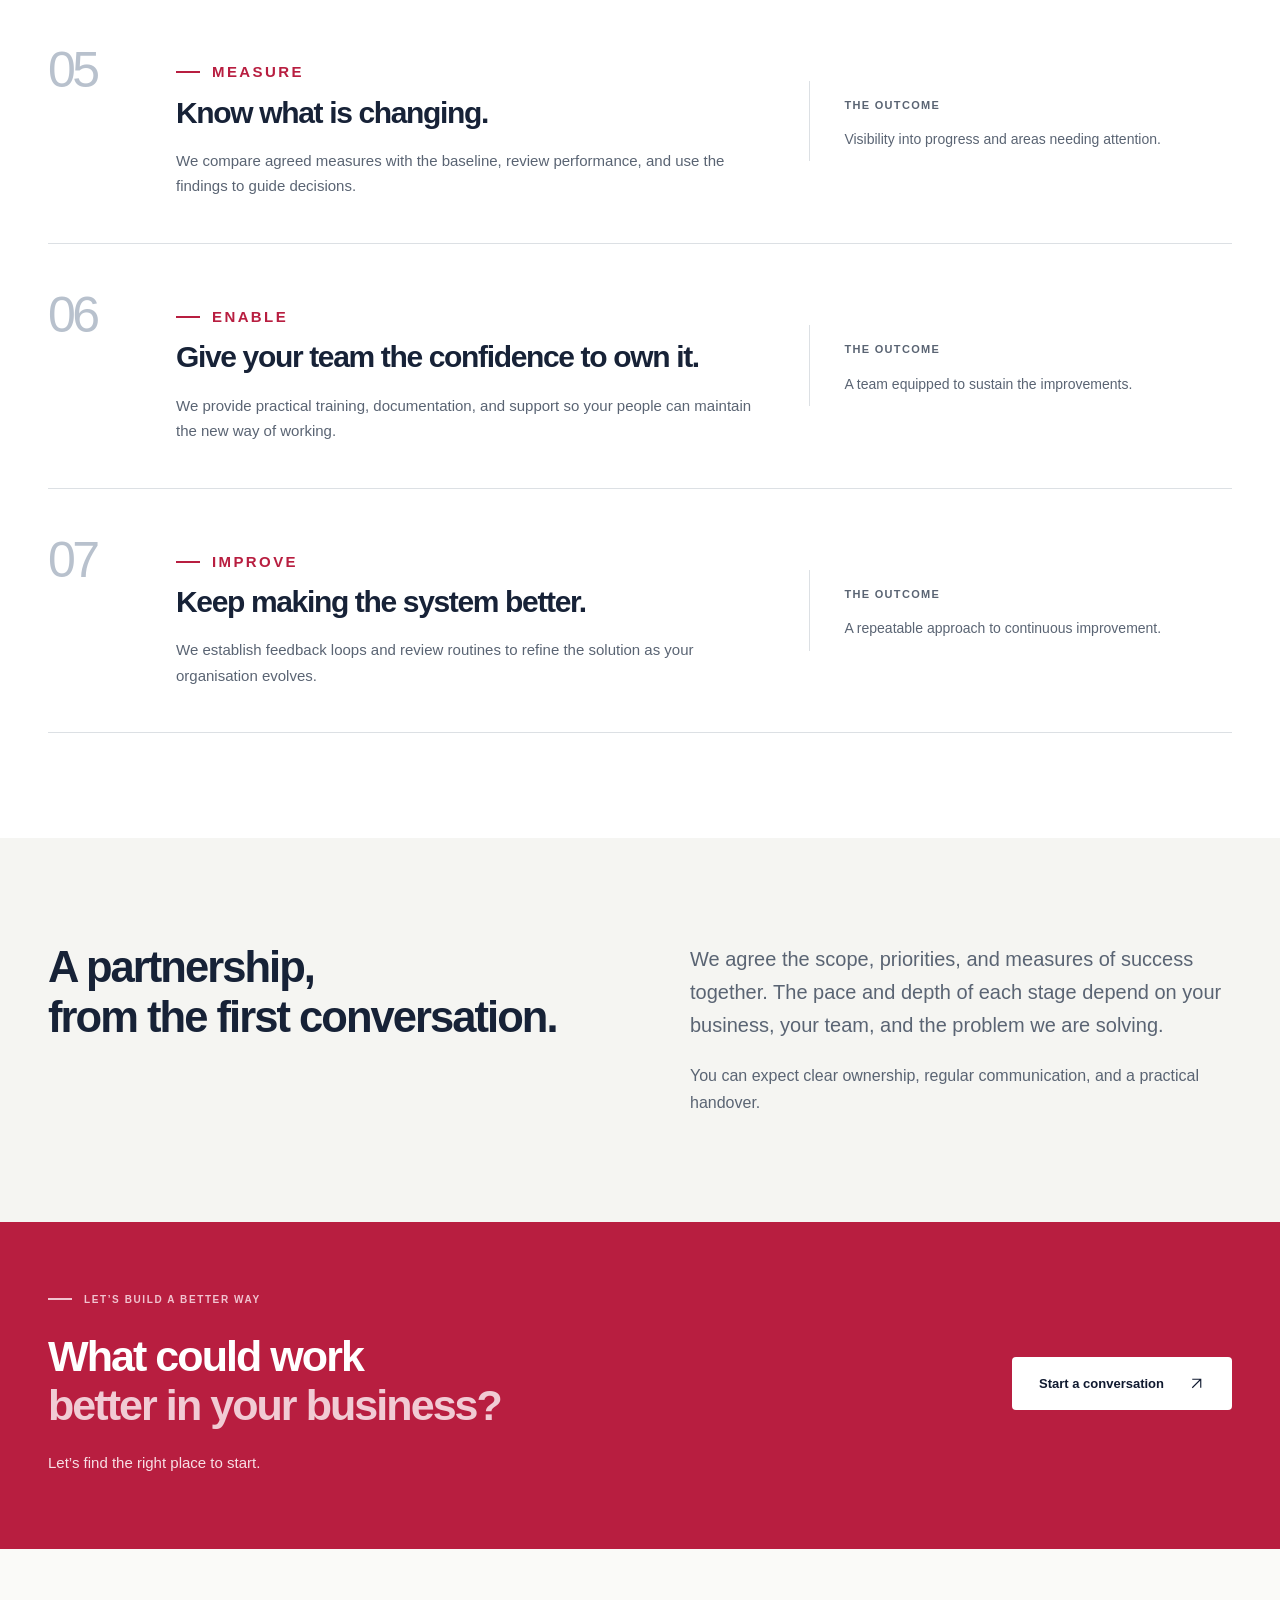
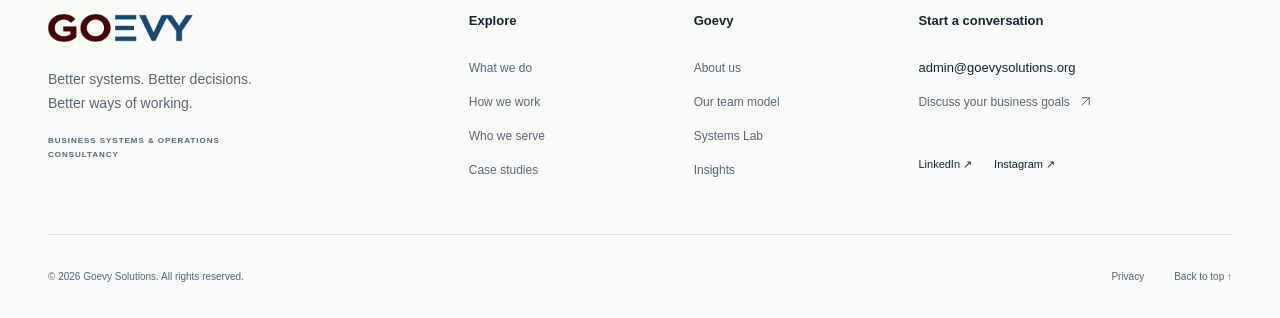
<file: how-we-work.html>
<!doctype html>
<html lang="en">
<head>
<meta charset="utf-8">
<meta name="viewport" content="width=device-width, initial-scale=1">
<meta name="description" content="Our seven-step process: Understand, Diagnose, Design, Build &amp; Implement, Measure, Enable, and Improve.">
<meta name="theme-color" content="#101a30">
<title>How we work — Goevy Solutions</title>
<link rel="icon" href="assets/favicon.svg" type="image/svg+xml">
<link rel="stylesheet" href="css/style.css">
<script src="js/main.js" defer></script>
</head>
<body id="top"><a class="skip-link" href="#main">Skip to content</a>
<header class="site-header">
<div class="container header-inner"><a class="brand" href="index.html" aria-label="Goevy Solutions home"><img src="assets/logo.png" width="436" height="84" alt="Goevy"></a><button class="menu-toggle" aria-expanded="false" aria-controls="main-nav">Menu <span aria-hidden="true">☰</span></button>
<nav id="main-nav" aria-label="Main navigation"><a href="index.html">Home</a><a href="services.html">What We Do</a><a href="how-we-work.html" aria-current="page">How We Work</a><a href="who-we-serve.html">Who We Serve</a><a href="insights.html">Insights</a><a href="about.html">About</a><a class="nav-cta" href="contact.html">Let’s talk <svg viewBox="0 0 24 24" fill="none" stroke="currentColor" stroke-width="1.6" aria-hidden="true"><path d="M6 18 18 6M6 6h12v12"/></svg></a>
</nav>
</div>
</header>
<main id="main">
<section class="page-intro">
<div class="container">
<div class="breadcrumb"><a href="index.html">Home</a><span>/</span>HOW WE WORK
</div>
<p class="eyebrow">HOW WE WORK
</p>
<h1>Understand deeply.<br><span>Improve deliberately.</span>
</h1>
<p class="lede">A structured seven-step approach, adapted to your organisation. Clear objectives, close collaboration, and practical improvements at every stage.
</p>
</div>
</section>
<section class="section">
<div class="container journey">
<article class="journey-step" id="step-1"><span class="journey-number">01</span>
<div>
<p class="eyebrow">Understand
</p>
<h2>Start with your business.
</h2>
<p>We listen to your team, understand your objectives, and observe how work happens today.
</p>
</div>
<aside><span class="small-label">THE OUTCOME</span>
<p>A shared understanding of the business and the challenge.
</p>
</aside>
</article>
<article class="journey-step" id="step-2"><span class="journey-number">02</span>
<div>
<p class="eyebrow">Diagnose
</p>
<h2>Find the cause, not just the symptom.
</h2>
<p>We trace friction across people, processes, technology, and data to identify the issues that matter most.
</p>
</div>
<aside><span class="small-label">THE OUTCOME</span>
<p>A prioritised diagnosis and a clear starting point.
</p>
</aside>
</article>
<article class="journey-step" id="step-3"><span class="journey-number">03</span>
<div>
<p class="eyebrow">Design
</p>
<h2>Make the path forward clear.
</h2>
<p>We develop a solution around your operating reality, with a practical plan, ownership, and success measures.
</p>
</div>
<aside><span class="small-label">THE OUTCOME</span>
<p>A tailored solution and an actionable roadmap.
</p>
</aside>
</article>
<article class="journey-step" id="step-4"><span class="journey-number">04</span>
<div>
<p class="eyebrow">Build & Implement
</p>
<h2>Put the solution to work.
</h2>
<p>We work with your team to introduce the new processes and systems, test the details, and support delivery.
</p>
</div>
<aside><span class="small-label">THE OUTCOME</span>
<p>A working solution integrated into daily operations.
</p>
</aside>
</article>
<article class="journey-step" id="step-5"><span class="journey-number">05</span>
<div>
<p class="eyebrow">Measure
</p>
<h2>Know what is changing.
</h2>
<p>We compare agreed measures with the baseline, review performance, and use the findings to guide decisions.
</p>
</div>
<aside><span class="small-label">THE OUTCOME</span>
<p>Visibility into progress and areas needing attention.
</p>
</aside>
</article>
<article class="journey-step" id="step-6"><span class="journey-number">06</span>
<div>
<p class="eyebrow">Enable
</p>
<h2>Give your team the confidence to own it.
</h2>
<p>We provide practical training, documentation, and support so your people can maintain the new way of working.
</p>
</div>
<aside><span class="small-label">THE OUTCOME</span>
<p>A team equipped to sustain the improvements.
</p>
</aside>
</article>
<article class="journey-step" id="step-7"><span class="journey-number">07</span>
<div>
<p class="eyebrow">Improve
</p>
<h2>Keep making the system better.
</h2>
<p>We establish feedback loops and review routines to refine the solution as your organisation evolves.
</p>
</div>
<aside><span class="small-label">THE OUTCOME</span>
<p>A repeatable approach to continuous improvement.
</p>
</aside>
</article>
</div>
</section>
<section class="section soft">
<div class="container split">
<h2>A partnership,<br>from the first conversation.
</h2>
<div>
<p class="body-large">We agree the scope, priorities, and measures of success together. The pace and depth of each stage depend on your business, your team, and the problem we are solving.
</p>
<p>You can expect clear ownership, regular communication, and a practical handover.
</p>
</div>
</div>
</section>
<section class="cta-section">
<div class="container cta-inner">
<div>
<p class="eyebrow">LET’S BUILD A BETTER WAY
</p>
<h2>What could work<br><span>better in your business?</span>
</h2>
<p>Let’s find the right place to start.
</p>
</div>
<a class="button light" href="contact.html">Start a conversation<svg viewBox="0 0 24 24" fill="none" stroke="currentColor" stroke-width="1.6" aria-hidden="true"><path d="M6 18 18 6M6 6h12v12"/></svg></a>
</div>
</section>
</main>
<footer class="site-footer">
<div class="container">
<div class="footer-grid">
<div class="footer-brand"><a href="index.html"><img src="assets/logo.png" width="436" height="84" alt="Goevy Solutions"></a>
<p>Better systems. Better decisions.<br>Better ways of working.
</p>
<span class="small-label">BUSINESS SYSTEMS & OPERATIONS CONSULTANCY</span>
</div>
<div>
<h2>Explore
</h2>
<a href="services.html">What we do</a><a href="how-we-work.html">How we work</a><a href="who-we-serve.html">Who we serve</a><a href="case-studies.html">Case studies</a>
</div>
<div>
<h2>Goevy
</h2>
<a href="about.html">About us</a><a href="team.html">Our team model</a><a href="systems-lab.html">Systems Lab</a><a href="insights.html">Insights</a>
</div>
<div>
<h2>Start a conversation
</h2>
<a class="email-link" href="mailto:admin@goevysolutions.org">admin@goevysolutions.org</a><a href="contact.html">Discuss your business goals <svg viewBox="0 0 24 24" fill="none" stroke="currentColor" stroke-width="1.6" aria-hidden="true"><path d="M6 18 18 6M6 6h12v12"/></svg></a>
<div class="socials"><a href="https://www.linkedin.com/company/goevysolutions/" target="_blank" rel="noopener noreferrer">LinkedIn ↗</a><a href="https://www.instagram.com/goevysolutions/" target="_blank" rel="noopener noreferrer">Instagram ↗</a>
</div>
</div>
</div>
<div class="footer-bottom">
<p>© <span data-year>2026</span> Goevy Solutions. All rights reserved.
</p>
<a href="privacy.html">Privacy</a><a href="#top">Back to top ↑</a>
</div>
</div>
</footer>
</body>
</html>
</file>
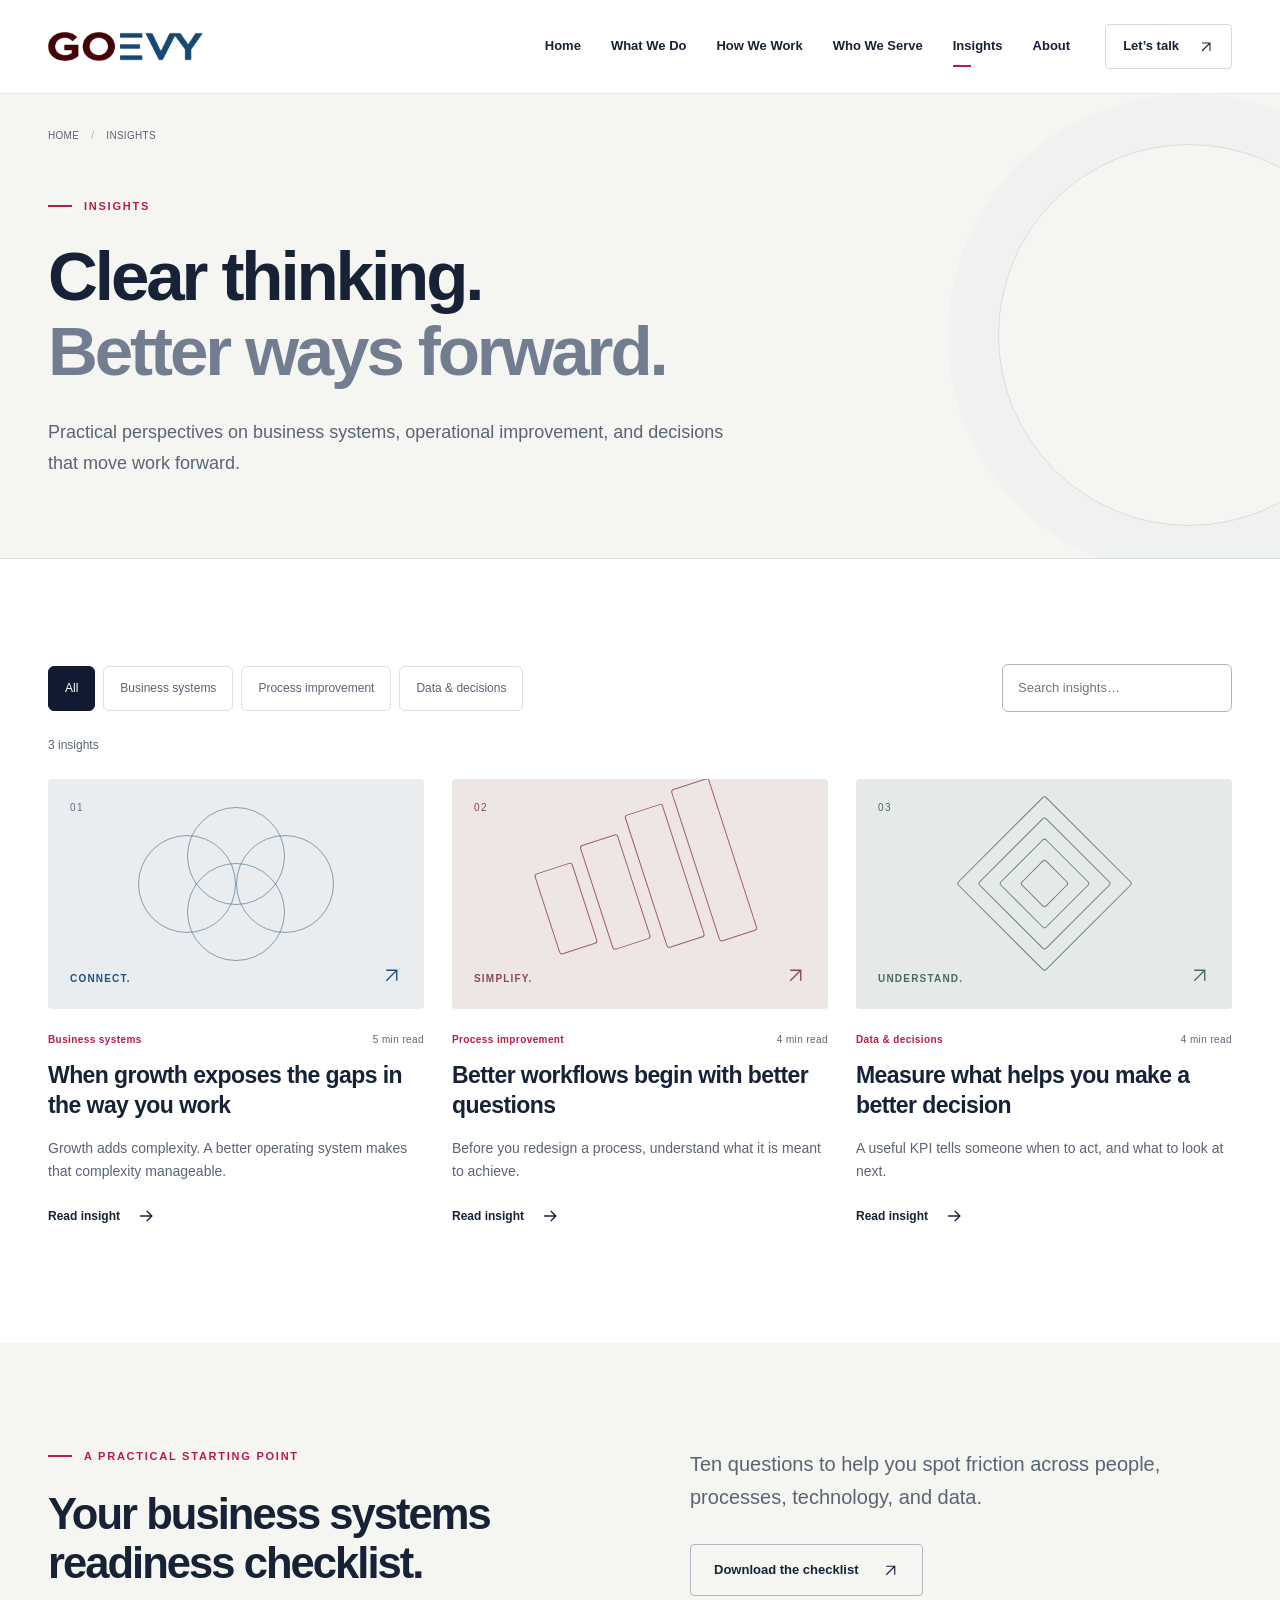
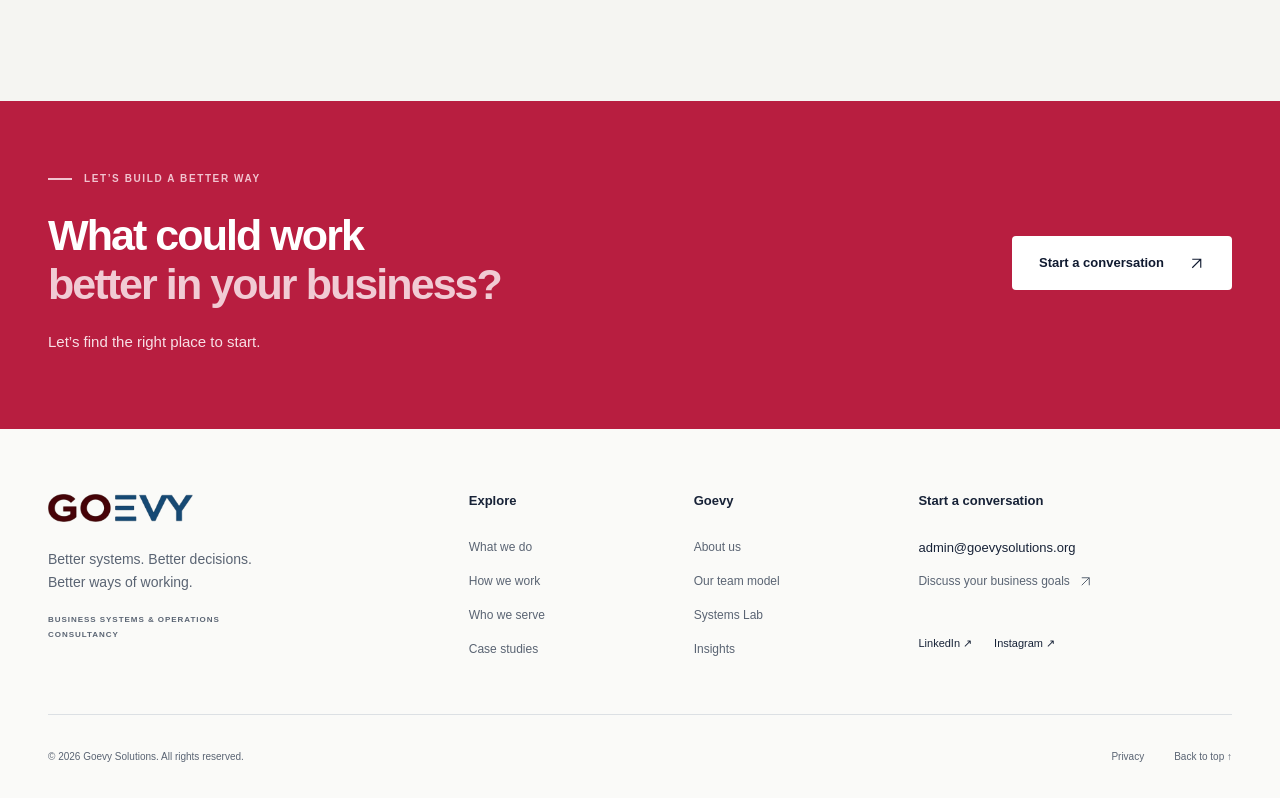
<file: insights.html>
<!doctype html>
<html lang="en">
<head>
<meta charset="utf-8">
<meta name="viewport" content="width=device-width, initial-scale=1">
<meta name="description" content="Practical perspectives on business systems, process improvement, and better operational decisions.">
<meta name="theme-color" content="#101a30">
<title>Insights — Goevy Solutions</title>
<link rel="icon" href="assets/favicon.svg" type="image/svg+xml">
<link rel="stylesheet" href="css/style.css">
<script src="js/main.js" defer></script>
</head>
<body id="top"><a class="skip-link" href="#main">Skip to content</a>
<header class="site-header">
<div class="container header-inner"><a class="brand" href="index.html" aria-label="Goevy Solutions home"><img src="assets/logo.png" width="436" height="84" alt="Goevy"></a><button class="menu-toggle" aria-expanded="false" aria-controls="main-nav">Menu <span aria-hidden="true">☰</span></button>
<nav id="main-nav" aria-label="Main navigation"><a href="index.html">Home</a><a href="services.html">What We Do</a><a href="how-we-work.html">How We Work</a><a href="who-we-serve.html">Who We Serve</a><a href="insights.html" aria-current="page">Insights</a><a href="about.html">About</a><a class="nav-cta" href="contact.html">Let’s talk <svg viewBox="0 0 24 24" fill="none" stroke="currentColor" stroke-width="1.6" aria-hidden="true"><path d="M6 18 18 6M6 6h12v12"/></svg></a>
</nav>
</div>
</header>
<main id="main">
<section class="page-intro">
<div class="container">
<div class="breadcrumb"><a href="index.html">Home</a><span>/</span>INSIGHTS
</div>
<p class="eyebrow">INSIGHTS
</p>
<h1>Clear thinking.<br><span>Better ways forward.</span>
</h1>
<p class="lede">Practical perspectives on business systems, operational improvement, and decisions that move work forward.
</p>
</div>
</section>
<section class="section">
<div class="container">
<div class="insight-controls">
<div class="filter-buttons" role="group" aria-label="Filter insights"><button type="button" data-filter="all" aria-pressed="true">All</button><button type="button" data-filter="business systems" aria-pressed="false">Business systems</button><button type="button" data-filter="process improvement" aria-pressed="false">Process improvement</button><button type="button" data-filter="data & decisions" aria-pressed="false">Data & decisions</button>
</div>
<div class="search-field"><label class="sr-only" for="insight-search">Search insights</label><input id="insight-search" type="search" placeholder="Search insights…">
</div>
</div>
<p class="results-note" data-results role="status">3 insights
</p>
<div class="insight-grid">
<article class="insight-card" data-article data-category="business systems" data-search="business systems when growth exposes the gaps in the way you work growth adds complexity. a better operating system makes that complexity manageable."><a href="growth-and-systems.html" class="article-art art-0" aria-label="Read When growth exposes the gaps in the way you work"><span class="art-number">01</span>
<div class="art-shape" aria-hidden="true"><i></i><i></i><i></i><i></i>
</div>
<span class="art-word">CONNECT.</span><svg viewBox="0 0 24 24" fill="none" stroke="currentColor" stroke-width="1.6" aria-hidden="true"><path d="M6 18 18 6M6 6h12v12"/></svg></a>
<div class="article-meta"><span>Business systems</span><span>5 min read</span>
</div>
<h3><a href="growth-and-systems.html">When growth exposes the gaps in the way you work</a>
</h3>
<p>Growth adds complexity. A better operating system makes that complexity manageable.
</p>
<a class="text-link" href="growth-and-systems.html">Read insight <svg viewBox="0 0 24 24" fill="none" stroke="currentColor" stroke-width="1.6" aria-hidden="true"><path d="M5 12h14M13 6l6 6-6 6"/></svg></a>
</article>
<article class="insight-card" data-article data-category="process improvement" data-search="process improvement better workflows begin with better questions before you redesign a process, understand what it is meant to achieve."><a href="better-workflow-questions.html" class="article-art art-1" aria-label="Read Better workflows begin with better questions"><span class="art-number">02</span>
<div class="art-shape" aria-hidden="true"><i></i><i></i><i></i><i></i>
</div>
<span class="art-word">SIMPLIFY.</span><svg viewBox="0 0 24 24" fill="none" stroke="currentColor" stroke-width="1.6" aria-hidden="true"><path d="M6 18 18 6M6 6h12v12"/></svg></a>
<div class="article-meta"><span>Process improvement</span><span>4 min read</span>
</div>
<h3><a href="better-workflow-questions.html">Better workflows begin with better questions</a>
</h3>
<p>Before you redesign a process, understand what it is meant to achieve.
</p>
<a class="text-link" href="better-workflow-questions.html">Read insight <svg viewBox="0 0 24 24" fill="none" stroke="currentColor" stroke-width="1.6" aria-hidden="true"><path d="M5 12h14M13 6l6 6-6 6"/></svg></a>
</article>
<article class="insight-card" data-article data-category="data & decisions" data-search="data &amp; decisions measure what helps you make a better decision a useful kpi tells someone when to act, and what to look at next."><a href="measures-that-matter.html" class="article-art art-2" aria-label="Read Measure what helps you make a better decision"><span class="art-number">03</span>
<div class="art-shape" aria-hidden="true"><i></i><i></i><i></i><i></i>
</div>
<span class="art-word">UNDERSTAND.</span><svg viewBox="0 0 24 24" fill="none" stroke="currentColor" stroke-width="1.6" aria-hidden="true"><path d="M6 18 18 6M6 6h12v12"/></svg></a>
<div class="article-meta"><span>Data & decisions</span><span>4 min read</span>
</div>
<h3><a href="measures-that-matter.html">Measure what helps you make a better decision</a>
</h3>
<p>A useful KPI tells someone when to act, and what to look at next.
</p>
<a class="text-link" href="measures-that-matter.html">Read insight <svg viewBox="0 0 24 24" fill="none" stroke="currentColor" stroke-width="1.6" aria-hidden="true"><path d="M5 12h14M13 6l6 6-6 6"/></svg></a>
</article>
</div>
<div class="empty-state" data-empty hidden>
<h2>No insights found.
</h2>
<p>Try another search or reset your filters.
</p>
<button class="button outline" type="button" data-reset>Reset filters</button>
</div>
</div>
</section>
<section class="section soft">
<div class="container split">
<div>
<p class="eyebrow">A PRACTICAL STARTING POINT
</p>
<h2>Your business systems<br>readiness checklist.
</h2>
</div>
<div>
<p class="body-large">Ten questions to help you spot friction across people, processes, technology, and data.
</p>
<a class="button outline" href="assets/business-systems-checklist.txt" download>Download the checklist<svg viewBox="0 0 24 24" fill="none" stroke="currentColor" stroke-width="1.6" aria-hidden="true"><path d="M6 18 18 6M6 6h12v12"/></svg></a>
</div>
</div>
</section>
<section class="cta-section">
<div class="container cta-inner">
<div>
<p class="eyebrow">LET’S BUILD A BETTER WAY
</p>
<h2>What could work<br><span>better in your business?</span>
</h2>
<p>Let’s find the right place to start.
</p>
</div>
<a class="button light" href="contact.html">Start a conversation<svg viewBox="0 0 24 24" fill="none" stroke="currentColor" stroke-width="1.6" aria-hidden="true"><path d="M6 18 18 6M6 6h12v12"/></svg></a>
</div>
</section>
</main>
<footer class="site-footer">
<div class="container">
<div class="footer-grid">
<div class="footer-brand"><a href="index.html"><img src="assets/logo.png" width="436" height="84" alt="Goevy Solutions"></a>
<p>Better systems. Better decisions.<br>Better ways of working.
</p>
<span class="small-label">BUSINESS SYSTEMS & OPERATIONS CONSULTANCY</span>
</div>
<div>
<h2>Explore
</h2>
<a href="services.html">What we do</a><a href="how-we-work.html">How we work</a><a href="who-we-serve.html">Who we serve</a><a href="case-studies.html">Case studies</a>
</div>
<div>
<h2>Goevy
</h2>
<a href="about.html">About us</a><a href="team.html">Our team model</a><a href="systems-lab.html">Systems Lab</a><a href="insights.html">Insights</a>
</div>
<div>
<h2>Start a conversation
</h2>
<a class="email-link" href="mailto:admin@goevysolutions.org">admin@goevysolutions.org</a><a href="contact.html">Discuss your business goals <svg viewBox="0 0 24 24" fill="none" stroke="currentColor" stroke-width="1.6" aria-hidden="true"><path d="M6 18 18 6M6 6h12v12"/></svg></a>
<div class="socials"><a href="https://www.linkedin.com/company/goevysolutions/" target="_blank" rel="noopener noreferrer">LinkedIn ↗</a><a href="https://www.instagram.com/goevysolutions/" target="_blank" rel="noopener noreferrer">Instagram ↗</a>
</div>
</div>
</div>
<div class="footer-bottom">
<p>© <span data-year>2026</span> Goevy Solutions. All rights reserved.
</p>
<a href="privacy.html">Privacy</a><a href="#top">Back to top ↑</a>
</div>
</div>
</footer>
</body>
</html>
</file>
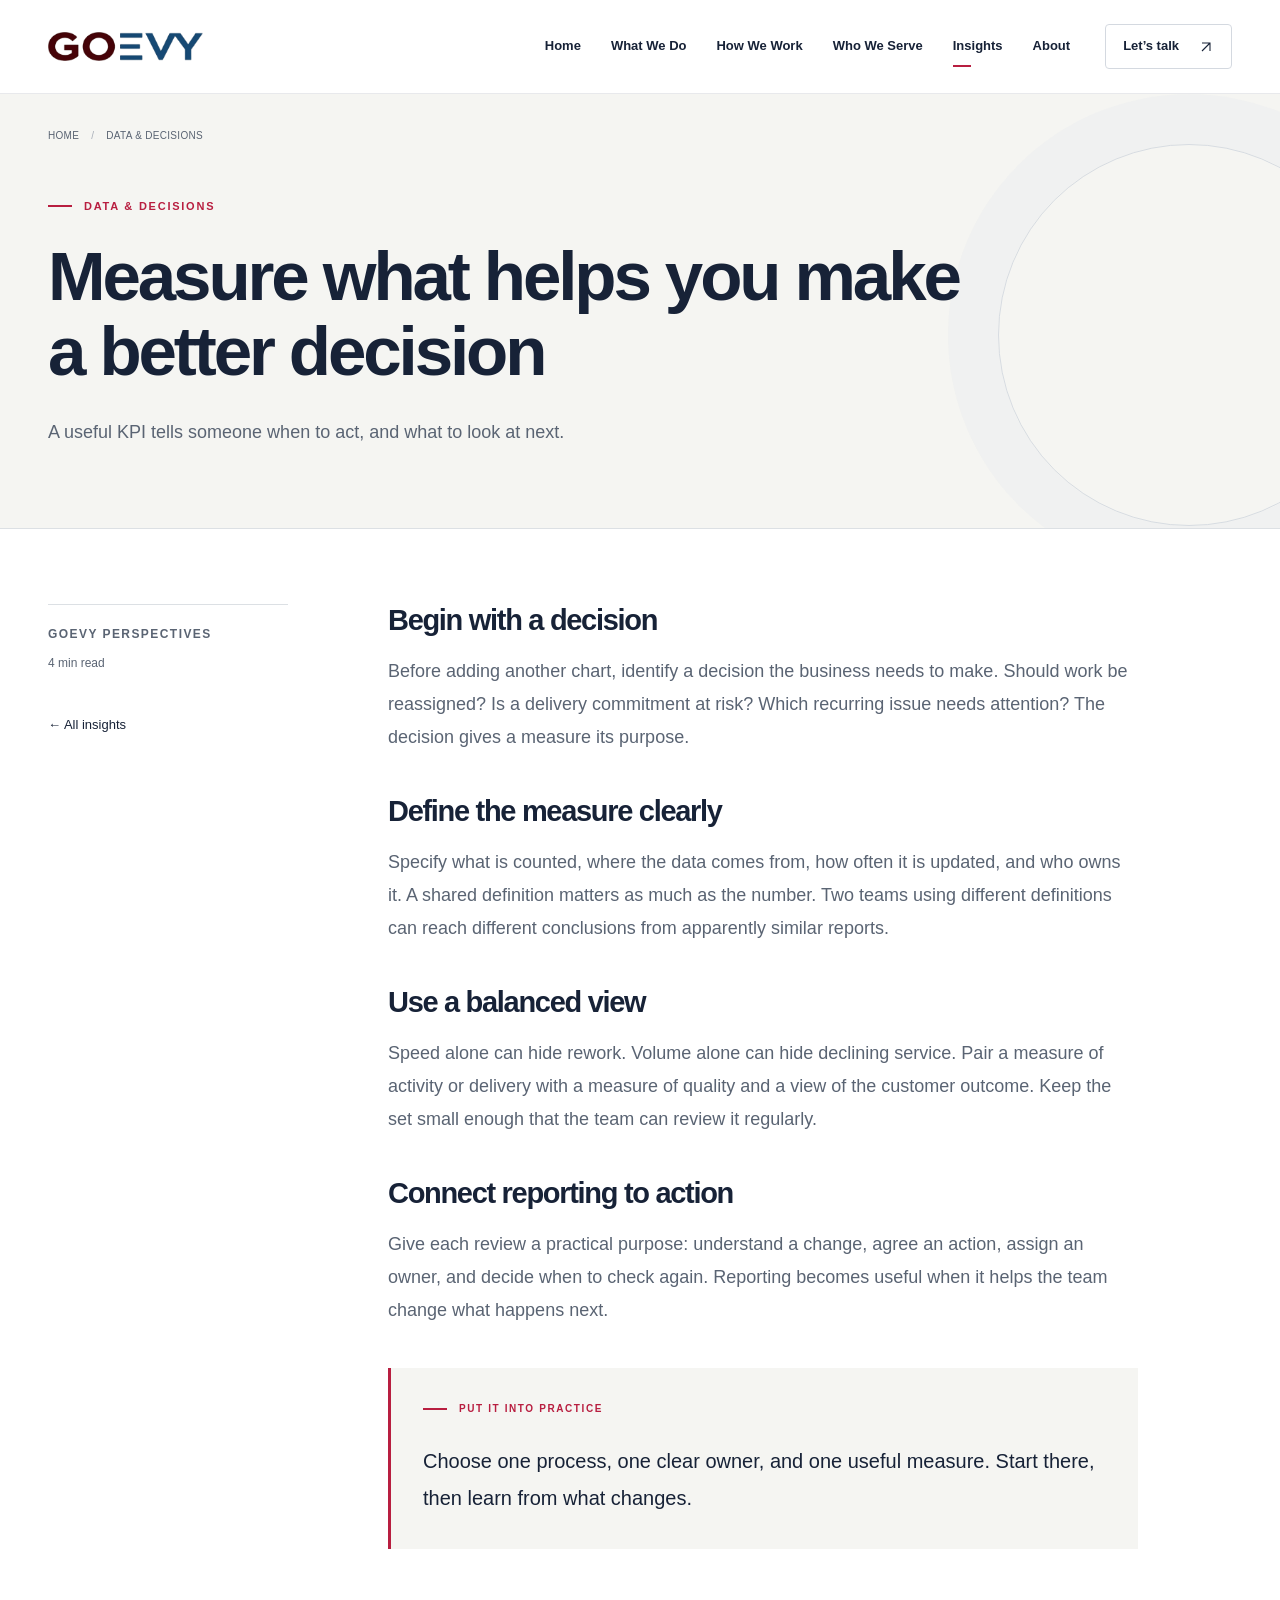
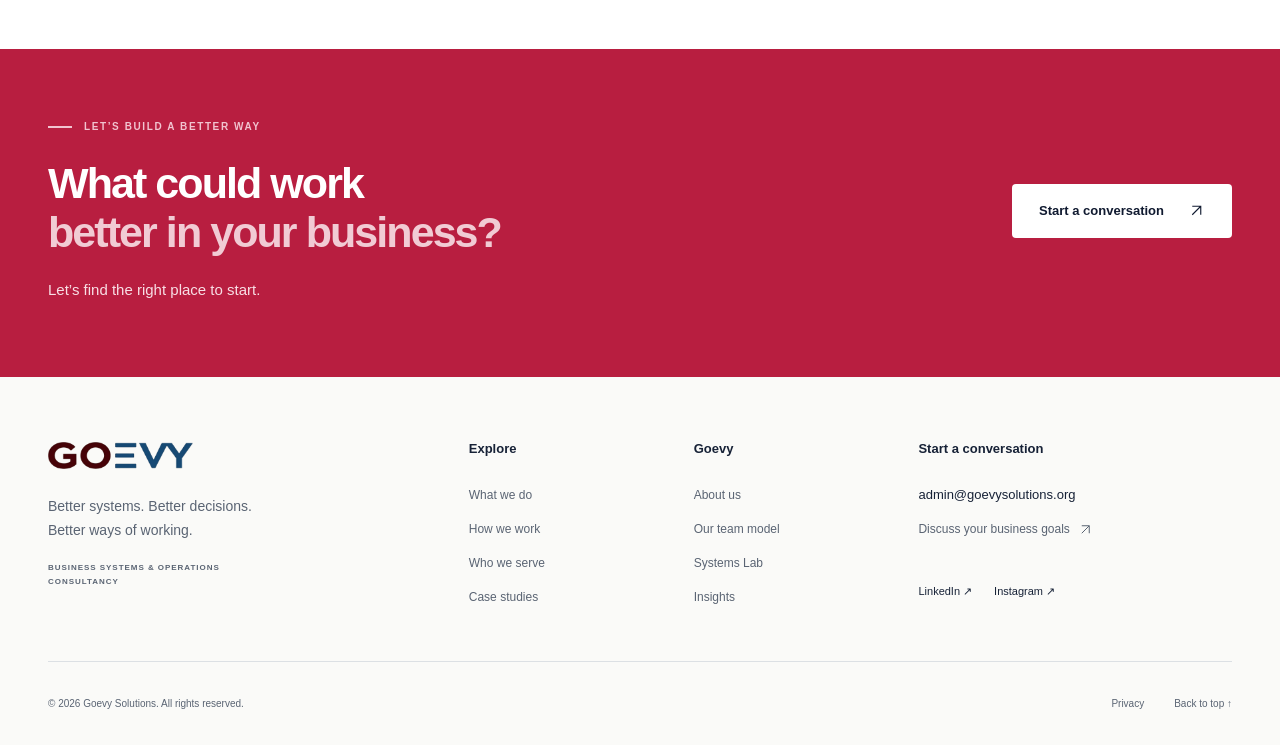
<file: measures-that-matter.html>
<!doctype html>
<html lang="en">
<head>
<meta charset="utf-8">
<meta name="viewport" content="width=device-width, initial-scale=1">
<meta name="description" content="A useful KPI tells someone when to act, and what to look at next.">
<meta name="theme-color" content="#101a30">
<title>Measure what helps you make a better decision — Goevy Solutions</title>
<link rel="icon" href="assets/favicon.svg" type="image/svg+xml">
<link rel="stylesheet" href="css/style.css">
<script src="js/main.js" defer></script>
</head>
<body id="top"><a class="skip-link" href="#main">Skip to content</a>
<header class="site-header">
<div class="container header-inner"><a class="brand" href="index.html" aria-label="Goevy Solutions home"><img src="assets/logo.png" width="436" height="84" alt="Goevy"></a><button class="menu-toggle" aria-expanded="false" aria-controls="main-nav">Menu <span aria-hidden="true">☰</span></button>
<nav id="main-nav" aria-label="Main navigation"><a href="index.html">Home</a><a href="services.html">What We Do</a><a href="how-we-work.html">How We Work</a><a href="who-we-serve.html">Who We Serve</a><a href="insights.html" aria-current="page">Insights</a><a href="about.html">About</a><a class="nav-cta" href="contact.html">Let’s talk <svg viewBox="0 0 24 24" fill="none" stroke="currentColor" stroke-width="1.6" aria-hidden="true"><path d="M6 18 18 6M6 6h12v12"/></svg></a>
</nav>
</div>
</header>
<main id="main">
<section class="page-intro">
<div class="container">
<div class="breadcrumb"><a href="index.html">Home</a><span>/</span>Data & decisions
</div>
<p class="eyebrow">Data & decisions
</p>
<h1>Measure what helps you make a better decision
</h1>
<p class="lede">A useful KPI tells someone when to act, and what to look at next.
</p>
</div>
</section>
<div class="container article-layout">
<aside class="article-aside">
<p class="small-label">GOEVY PERSPECTIVES
</p>
<p>4 min read
</p>
<a href="insights.html">← All insights</a>
</aside>
<article class="article-body">
<section>
<h2>Begin with a decision
</h2>
<p>Before adding another chart, identify a decision the business needs to make. Should work be reassigned? Is a delivery commitment at risk? Which recurring issue needs attention? The decision gives a measure its purpose.
</p>
</section>
<section>
<h2>Define the measure clearly
</h2>
<p>Specify what is counted, where the data comes from, how often it is updated, and who owns it. A shared definition matters as much as the number. Two teams using different definitions can reach different conclusions from apparently similar reports.
</p>
</section>
<section>
<h2>Use a balanced view
</h2>
<p>Speed alone can hide rework. Volume alone can hide declining service. Pair a measure of activity or delivery with a measure of quality and a view of the customer outcome. Keep the set small enough that the team can review it regularly.
</p>
</section>
<section>
<h2>Connect reporting to action
</h2>
<p>Give each review a practical purpose: understand a change, agree an action, assign an owner, and decide when to check again. Reporting becomes useful when it helps the team change what happens next.
</p>
</section>
<div class="article-takeaway">
<p class="eyebrow">PUT IT INTO PRACTICE
</p>
<p>Choose one process, one clear owner, and one useful measure. Start there, then learn from what changes.
</p>
</div>
</article>
</div>
<section class="cta-section">
<div class="container cta-inner">
<div>
<p class="eyebrow">LET’S BUILD A BETTER WAY
</p>
<h2>What could work<br><span>better in your business?</span>
</h2>
<p>Let’s find the right place to start.
</p>
</div>
<a class="button light" href="contact.html">Start a conversation<svg viewBox="0 0 24 24" fill="none" stroke="currentColor" stroke-width="1.6" aria-hidden="true"><path d="M6 18 18 6M6 6h12v12"/></svg></a>
</div>
</section>
</main>
<footer class="site-footer">
<div class="container">
<div class="footer-grid">
<div class="footer-brand"><a href="index.html"><img src="assets/logo.png" width="436" height="84" alt="Goevy Solutions"></a>
<p>Better systems. Better decisions.<br>Better ways of working.
</p>
<span class="small-label">BUSINESS SYSTEMS & OPERATIONS CONSULTANCY</span>
</div>
<div>
<h2>Explore
</h2>
<a href="services.html">What we do</a><a href="how-we-work.html">How we work</a><a href="who-we-serve.html">Who we serve</a><a href="case-studies.html">Case studies</a>
</div>
<div>
<h2>Goevy
</h2>
<a href="about.html">About us</a><a href="team.html">Our team model</a><a href="systems-lab.html">Systems Lab</a><a href="insights.html">Insights</a>
</div>
<div>
<h2>Start a conversation
</h2>
<a class="email-link" href="mailto:admin@goevysolutions.org">admin@goevysolutions.org</a><a href="contact.html">Discuss your business goals <svg viewBox="0 0 24 24" fill="none" stroke="currentColor" stroke-width="1.6" aria-hidden="true"><path d="M6 18 18 6M6 6h12v12"/></svg></a>
<div class="socials"><a href="https://www.linkedin.com/company/goevysolutions/" target="_blank" rel="noopener noreferrer">LinkedIn ↗</a><a href="https://www.instagram.com/goevysolutions/" target="_blank" rel="noopener noreferrer">Instagram ↗</a>
</div>
</div>
</div>
<div class="footer-bottom">
<p>© <span data-year>2026</span> Goevy Solutions. All rights reserved.
</p>
<a href="privacy.html">Privacy</a><a href="#top">Back to top ↑</a>
</div>
</div>
</footer>
</body>
</html>
</file>
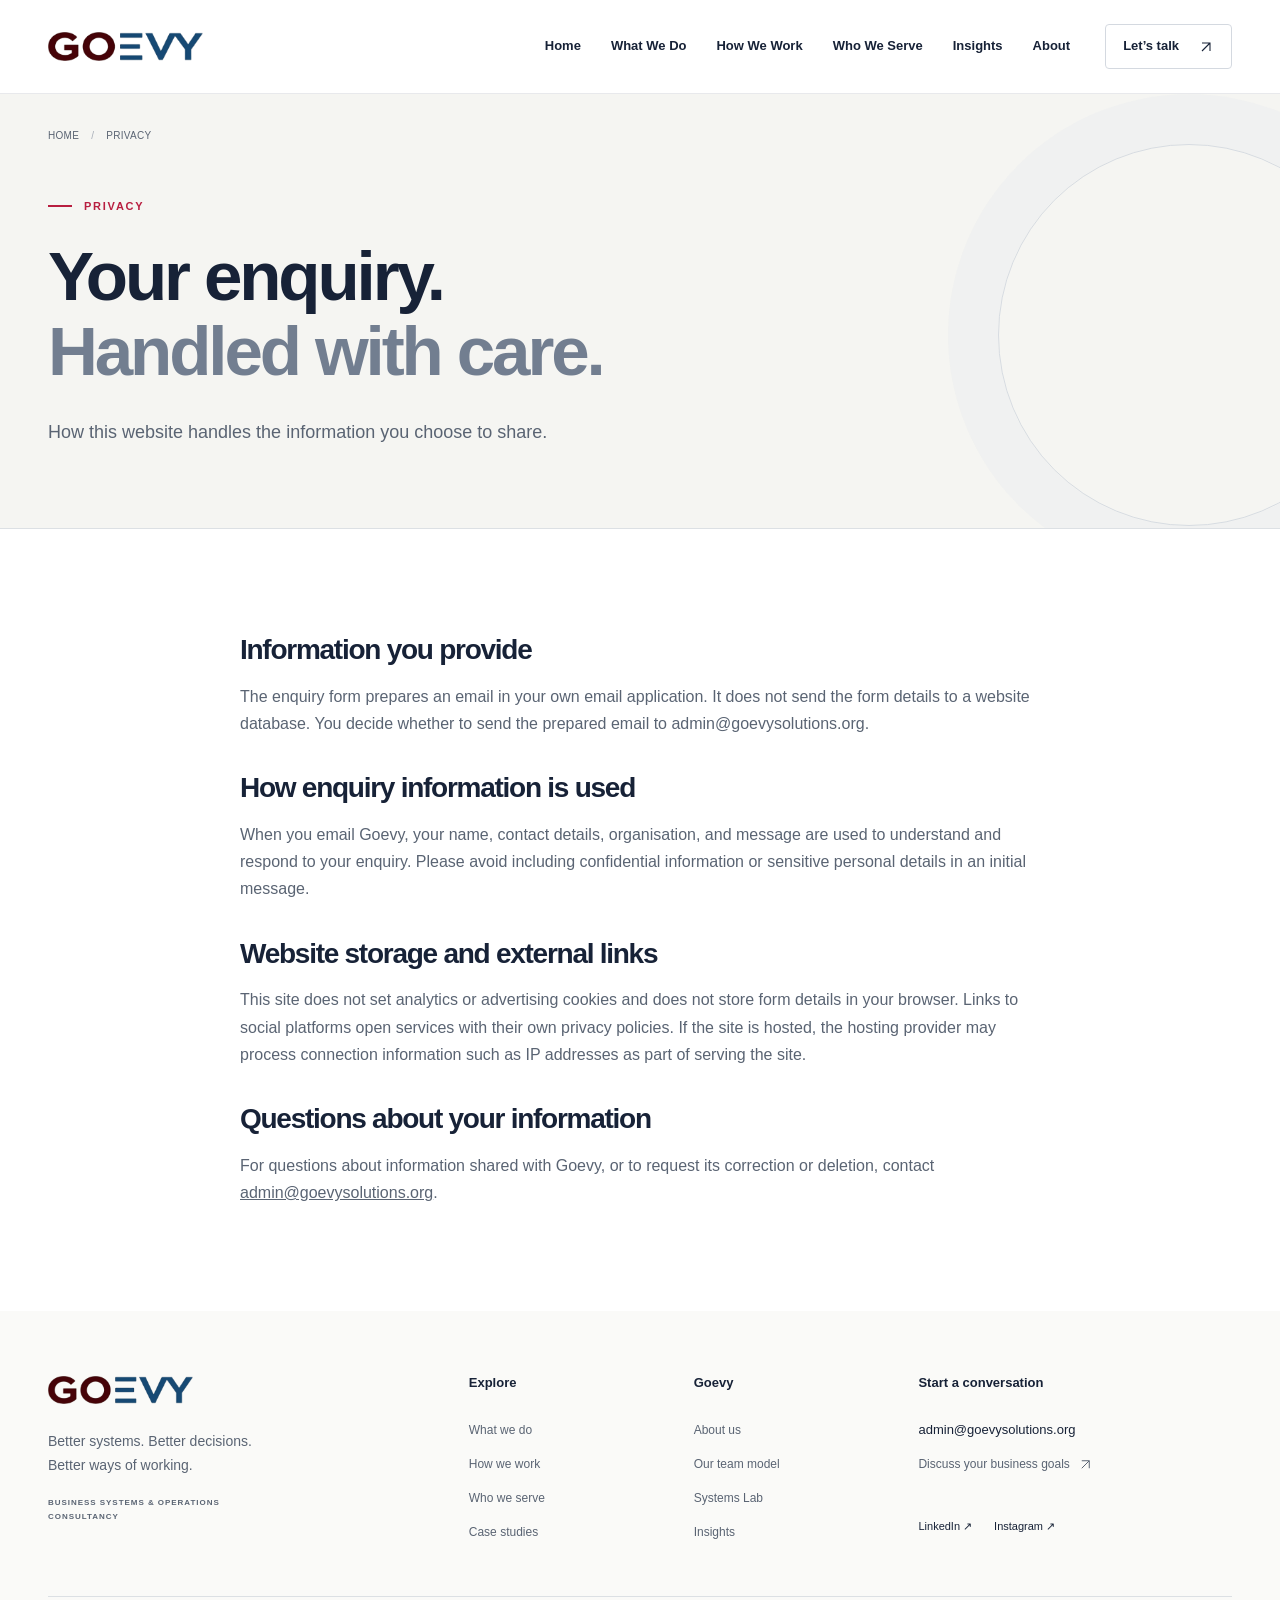
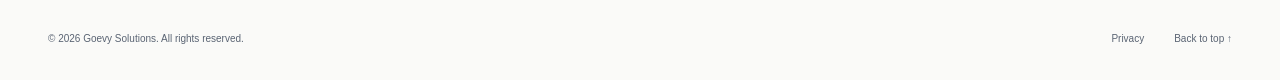
<file: privacy.html>
<!doctype html>
<html lang="en">
<head>
<meta charset="utf-8">
<meta name="viewport" content="width=device-width, initial-scale=1">
<meta name="description" content="Information about how the Goevy website prepares enquiries and handles visitor information.">
<meta name="theme-color" content="#101a30">
<title>Privacy information — Goevy Solutions</title>
<link rel="icon" href="assets/favicon.svg" type="image/svg+xml">
<link rel="stylesheet" href="css/style.css">
<script src="js/main.js" defer></script>
</head>
<body id="top"><a class="skip-link" href="#main">Skip to content</a>
<header class="site-header">
<div class="container header-inner"><a class="brand" href="index.html" aria-label="Goevy Solutions home"><img src="assets/logo.png" width="436" height="84" alt="Goevy"></a><button class="menu-toggle" aria-expanded="false" aria-controls="main-nav">Menu <span aria-hidden="true">☰</span></button>
<nav id="main-nav" aria-label="Main navigation"><a href="index.html">Home</a><a href="services.html">What We Do</a><a href="how-we-work.html">How We Work</a><a href="who-we-serve.html">Who We Serve</a><a href="insights.html">Insights</a><a href="about.html">About</a><a class="nav-cta" href="contact.html">Let’s talk <svg viewBox="0 0 24 24" fill="none" stroke="currentColor" stroke-width="1.6" aria-hidden="true"><path d="M6 18 18 6M6 6h12v12"/></svg></a>
</nav>
</div>
</header>
<main id="main">
<section class="page-intro">
<div class="container">
<div class="breadcrumb"><a href="index.html">Home</a><span>/</span>PRIVACY
</div>
<p class="eyebrow">PRIVACY
</p>
<h1>Your enquiry.<br><span>Handled with care.</span>
</h1>
<p class="lede">How this website handles the information you choose to share.
</p>
</div>
</section>
<section class="section">
<div class="container legal-copy">
<h2>Information you provide
</h2>
<p>The enquiry form prepares an email in your own email application. It does not send the form details to a website database. You decide whether to send the prepared email to admin@goevysolutions.org.
</p>
<h2>How enquiry information is used
</h2>
<p>When you email Goevy, your name, contact details, organisation, and message are used to understand and respond to your enquiry. Please avoid including confidential information or sensitive personal details in an initial message.
</p>
<h2>Website storage and external links
</h2>
<p>This site does not set analytics or advertising cookies and does not store form details in your browser. Links to social platforms open services with their own privacy policies. If the site is hosted, the hosting provider may process connection information such as IP addresses as part of serving the site.
</p>
<h2>Questions about your information
</h2>
<p>For questions about information shared with Goevy, or to request its correction or deletion, contact <a href="mailto:admin@goevysolutions.org">admin@goevysolutions.org</a>.
</p>
</div>
</section>
</main>
<footer class="site-footer">
<div class="container">
<div class="footer-grid">
<div class="footer-brand"><a href="index.html"><img src="assets/logo.png" width="436" height="84" alt="Goevy Solutions"></a>
<p>Better systems. Better decisions.<br>Better ways of working.
</p>
<span class="small-label">BUSINESS SYSTEMS & OPERATIONS CONSULTANCY</span>
</div>
<div>
<h2>Explore
</h2>
<a href="services.html">What we do</a><a href="how-we-work.html">How we work</a><a href="who-we-serve.html">Who we serve</a><a href="case-studies.html">Case studies</a>
</div>
<div>
<h2>Goevy
</h2>
<a href="about.html">About us</a><a href="team.html">Our team model</a><a href="systems-lab.html">Systems Lab</a><a href="insights.html">Insights</a>
</div>
<div>
<h2>Start a conversation
</h2>
<a class="email-link" href="mailto:admin@goevysolutions.org">admin@goevysolutions.org</a><a href="contact.html">Discuss your business goals <svg viewBox="0 0 24 24" fill="none" stroke="currentColor" stroke-width="1.6" aria-hidden="true"><path d="M6 18 18 6M6 6h12v12"/></svg></a>
<div class="socials"><a href="https://www.linkedin.com/company/goevysolutions/" target="_blank" rel="noopener noreferrer">LinkedIn ↗</a><a href="https://www.instagram.com/goevysolutions/" target="_blank" rel="noopener noreferrer">Instagram ↗</a>
</div>
</div>
</div>
<div class="footer-bottom">
<p>© <span data-year>2026</span> Goevy Solutions. All rights reserved.
</p>
<a href="privacy.html">Privacy</a><a href="#top">Back to top ↑</a>
</div>
</div>
</footer>
</body>
</html>
</file>
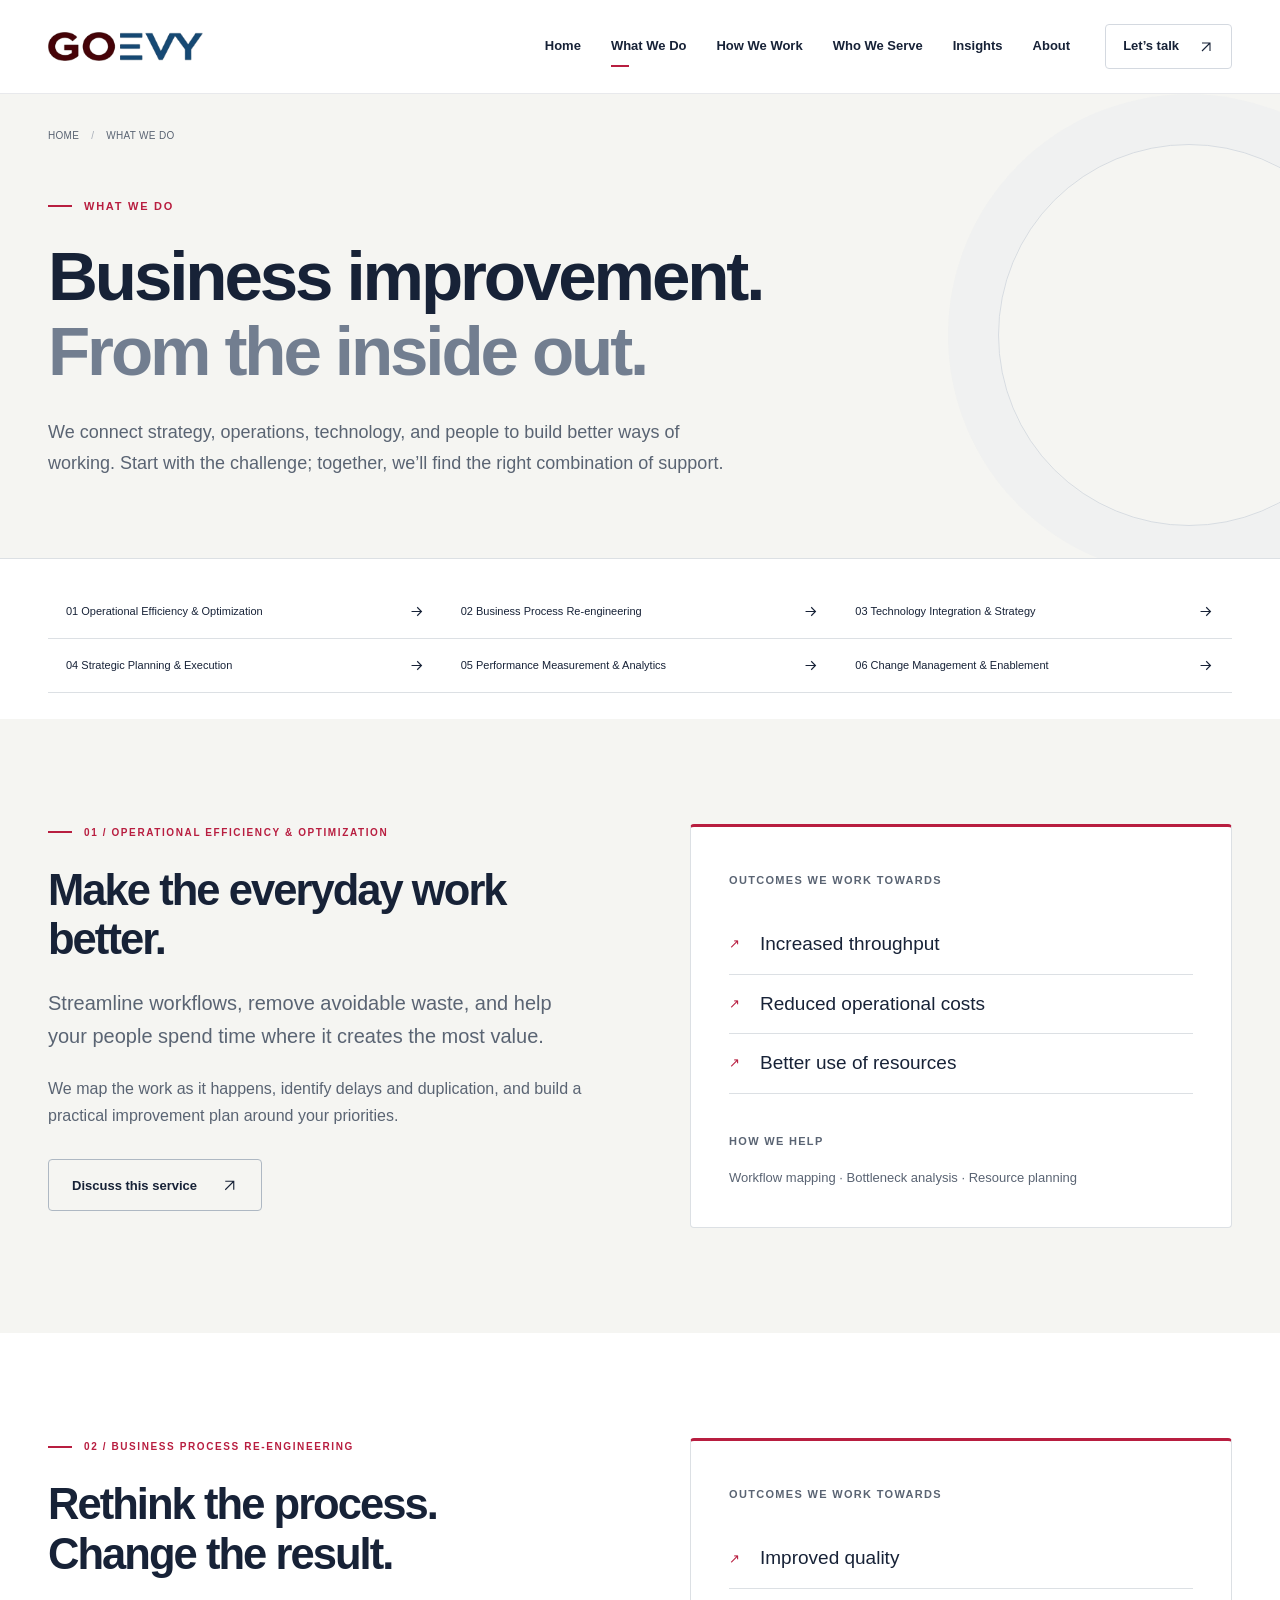
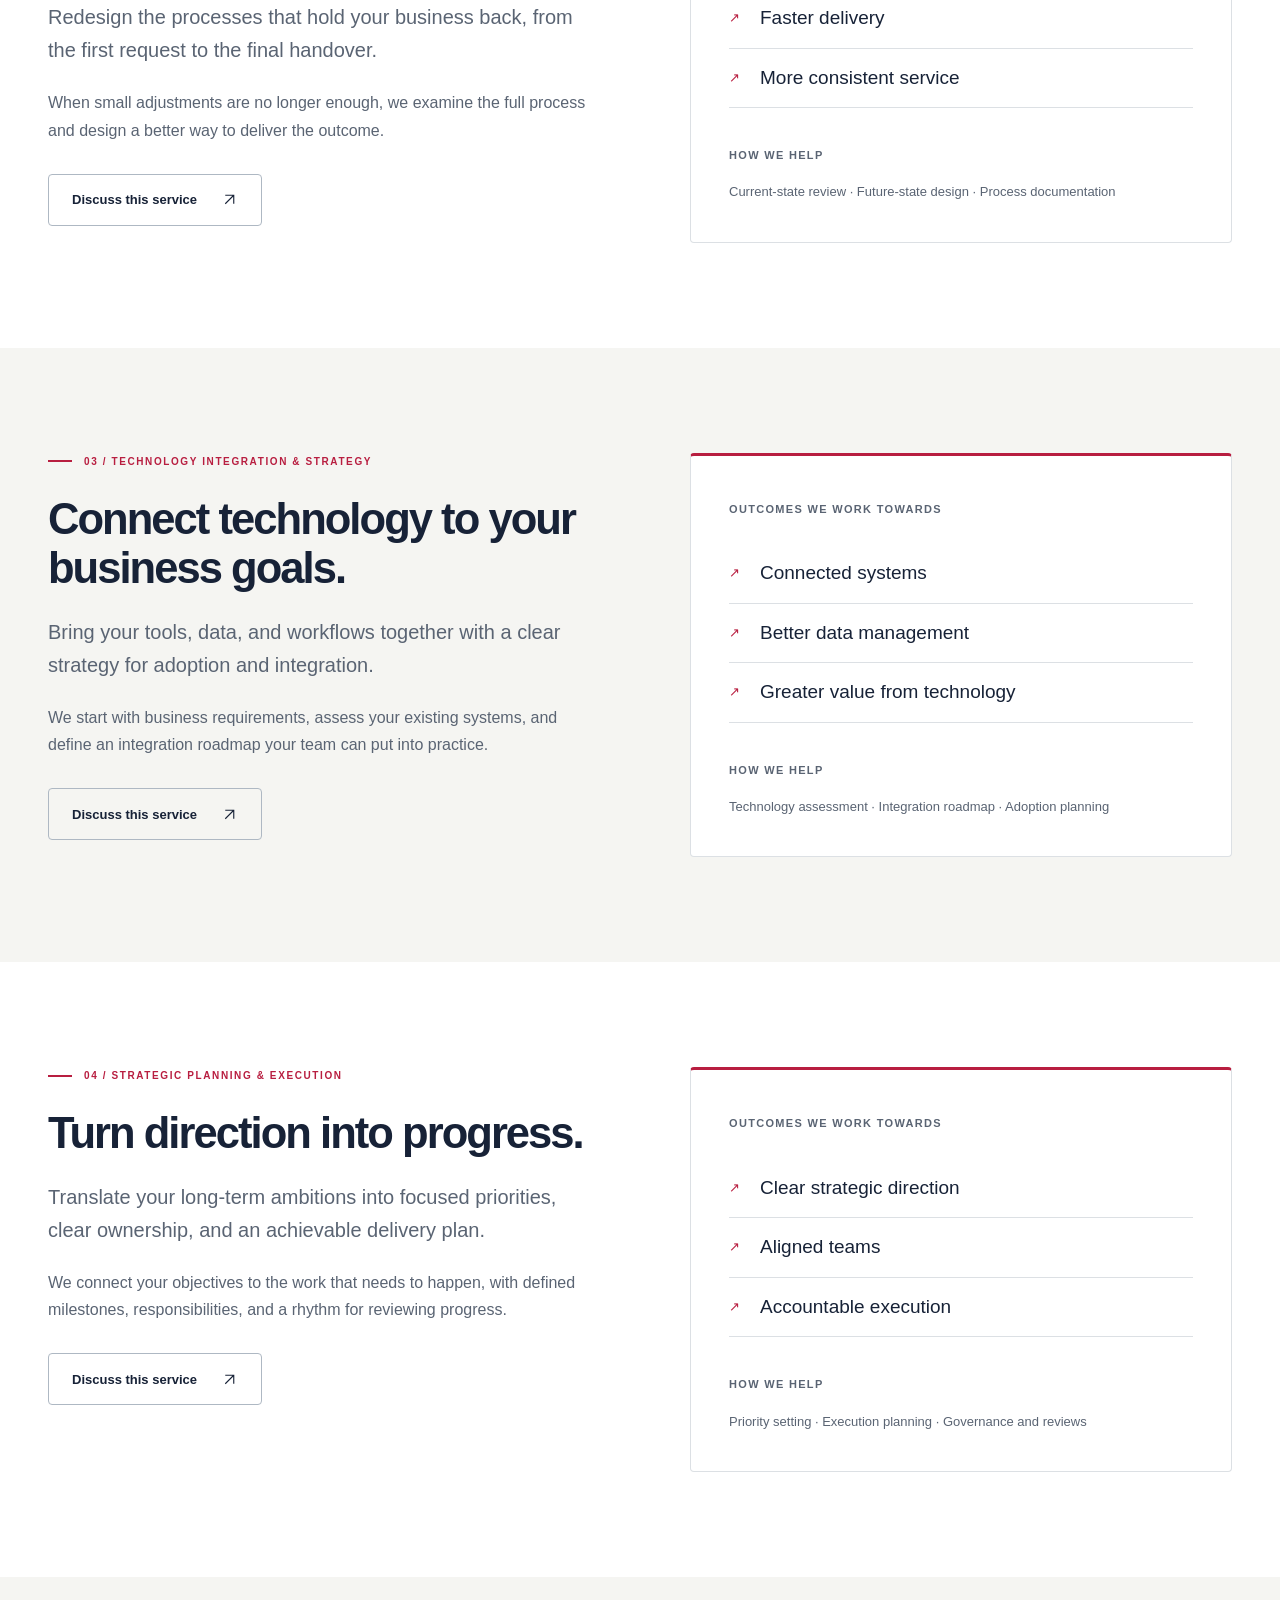
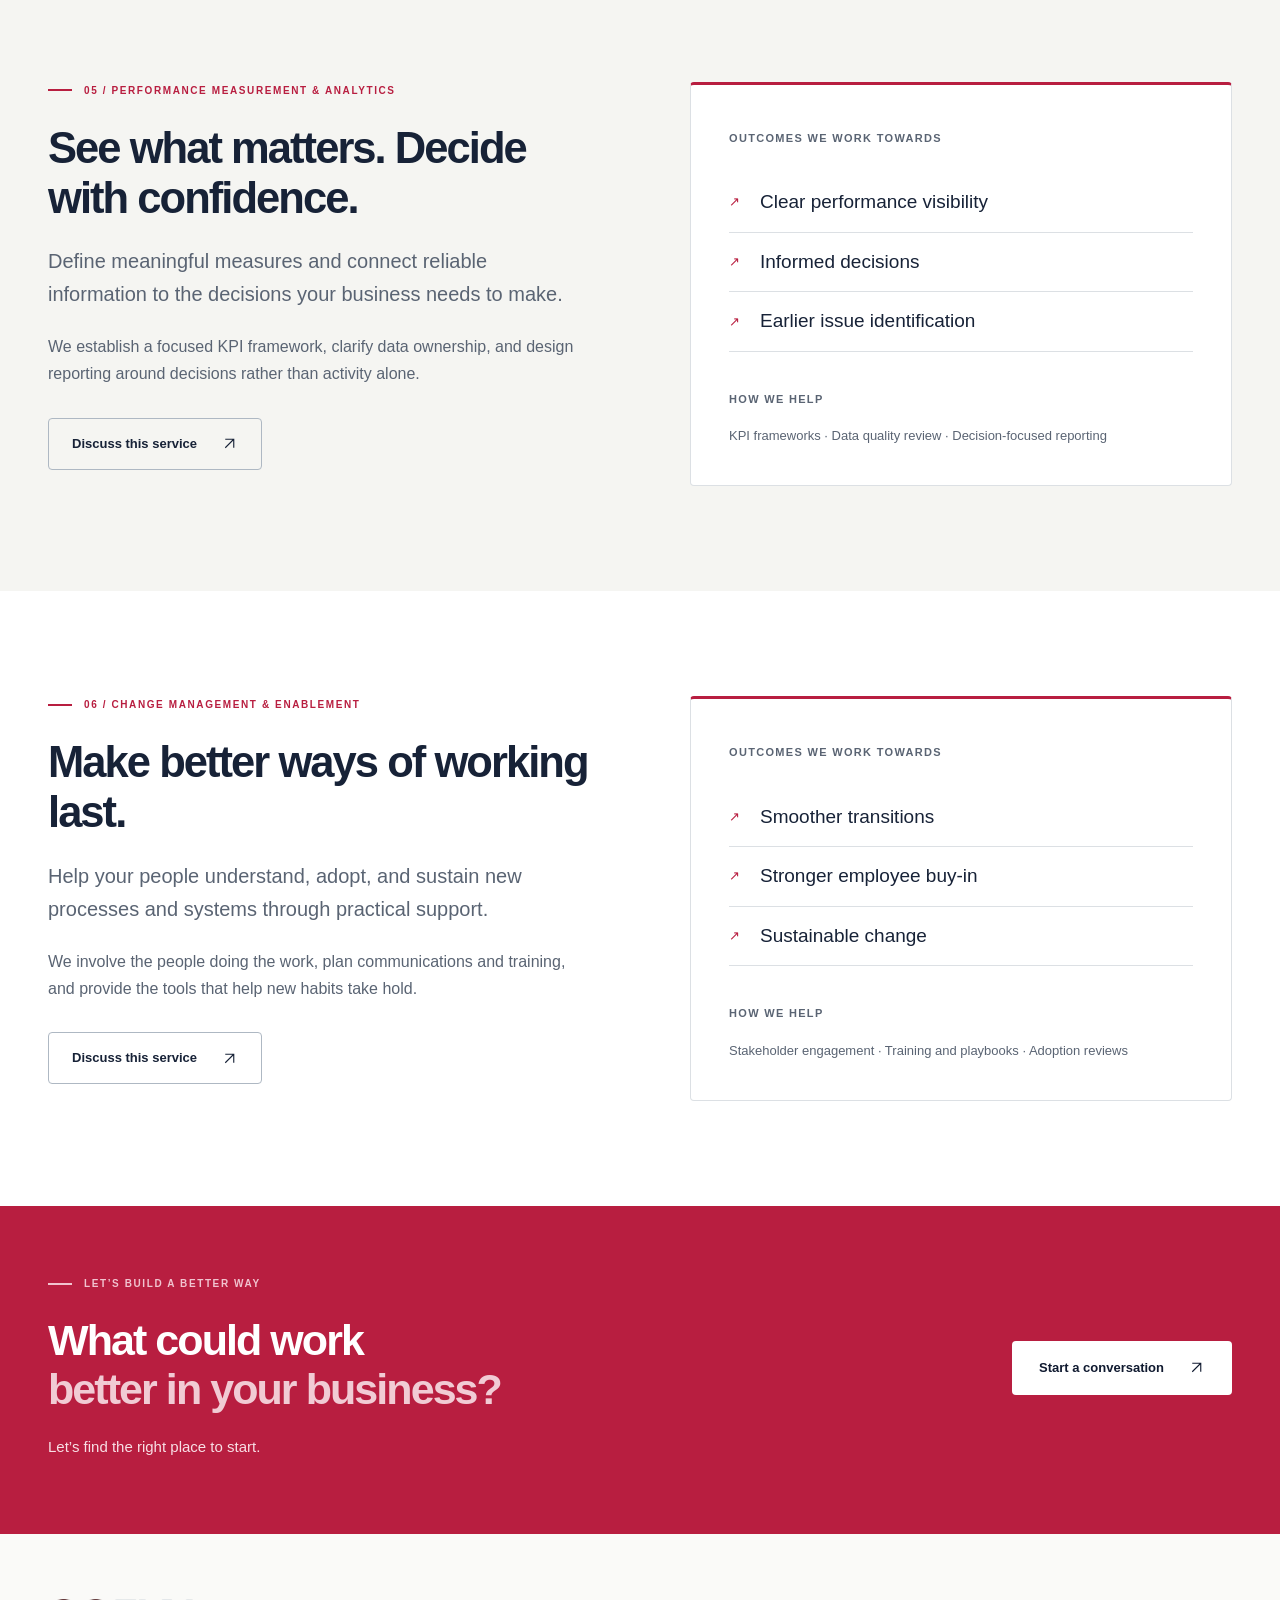
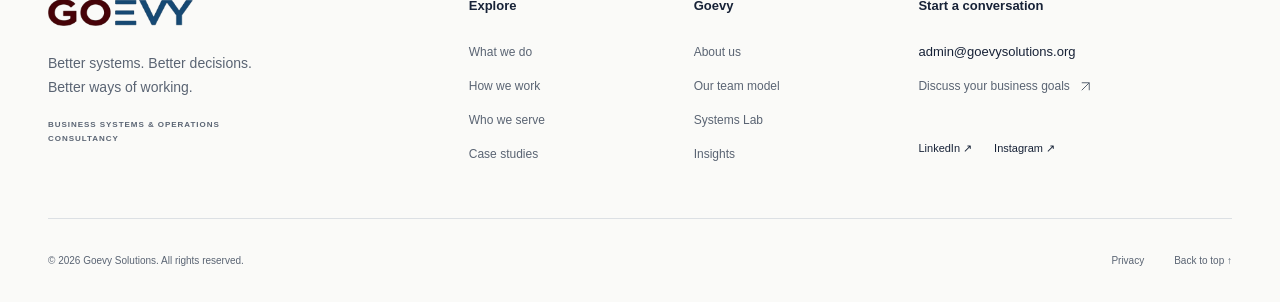
<file: services.html>
<!doctype html>
<html lang="en">
<head>
<meta charset="utf-8">
<meta name="viewport" content="width=device-width, initial-scale=1">
<meta name="description" content="Explore six connected services for operational improvement, technology strategy, analytics, change management, and business growth.">
<meta name="theme-color" content="#101a30">
<title>What we do — Goevy Solutions</title>
<link rel="icon" href="assets/favicon.svg" type="image/svg+xml">
<link rel="stylesheet" href="css/style.css">
<script src="js/main.js" defer></script>
</head>
<body id="top"><a class="skip-link" href="#main">Skip to content</a>
<header class="site-header">
<div class="container header-inner"><a class="brand" href="index.html" aria-label="Goevy Solutions home"><img src="assets/logo.png" width="436" height="84" alt="Goevy"></a><button class="menu-toggle" aria-expanded="false" aria-controls="main-nav">Menu <span aria-hidden="true">☰</span></button>
<nav id="main-nav" aria-label="Main navigation"><a href="index.html">Home</a><a href="services.html" aria-current="page">What We Do</a><a href="how-we-work.html">How We Work</a><a href="who-we-serve.html">Who We Serve</a><a href="insights.html">Insights</a><a href="about.html">About</a><a class="nav-cta" href="contact.html">Let’s talk <svg viewBox="0 0 24 24" fill="none" stroke="currentColor" stroke-width="1.6" aria-hidden="true"><path d="M6 18 18 6M6 6h12v12"/></svg></a>
</nav>
</div>
</header>
<main id="main">
<section class="page-intro">
<div class="container">
<div class="breadcrumb"><a href="index.html">Home</a><span>/</span>WHAT WE DO
</div>
<p class="eyebrow">WHAT WE DO
</p>
<h1>Business improvement.<br><span>From the inside out.</span>
</h1>
<p class="lede">We connect strategy, operations, technology, and people to build better ways of working. Start with the challenge; together, we’ll find the right combination of support.
</p>
</div>
</section>
<div class="container service-jump"><a href="#efficiency">01 Operational Efficiency & Optimization <svg viewBox="0 0 24 24" fill="none" stroke="currentColor" stroke-width="1.6" aria-hidden="true"><path d="M5 12h14M13 6l6 6-6 6"/></svg></a><a href="#process">02 Business Process Re-engineering <svg viewBox="0 0 24 24" fill="none" stroke="currentColor" stroke-width="1.6" aria-hidden="true"><path d="M5 12h14M13 6l6 6-6 6"/></svg></a><a href="#technology">03 Technology Integration & Strategy <svg viewBox="0 0 24 24" fill="none" stroke="currentColor" stroke-width="1.6" aria-hidden="true"><path d="M5 12h14M13 6l6 6-6 6"/></svg></a><a href="#strategy">04 Strategic Planning & Execution <svg viewBox="0 0 24 24" fill="none" stroke="currentColor" stroke-width="1.6" aria-hidden="true"><path d="M5 12h14M13 6l6 6-6 6"/></svg></a><a href="#analytics">05 Performance Measurement & Analytics <svg viewBox="0 0 24 24" fill="none" stroke="currentColor" stroke-width="1.6" aria-hidden="true"><path d="M5 12h14M13 6l6 6-6 6"/></svg></a><a href="#change">06 Change Management & Enablement <svg viewBox="0 0 24 24" fill="none" stroke="currentColor" stroke-width="1.6" aria-hidden="true"><path d="M5 12h14M13 6l6 6-6 6"/></svg></a>
</div>
<section id="efficiency" class="section service-detail soft">
<div class="container split">
<div>
<p class="eyebrow">01 / Operational Efficiency & Optimization
</p>
<h2>Make the everyday work better.
</h2>
<p class="body-large">Streamline workflows, remove avoidable waste, and help your people spend time where it creates the most value.
</p>
<p>We map the work as it happens, identify delays and duplication, and build a practical improvement plan around your priorities.
</p>
<a class="button outline" href="contact.html?service=efficiency">Discuss this service<svg viewBox="0 0 24 24" fill="none" stroke="currentColor" stroke-width="1.6" aria-hidden="true"><path d="M6 18 18 6M6 6h12v12"/></svg></a>
</div>
<div class="outcome-box"><span class="small-label">OUTCOMES WE WORK TOWARDS</span>
<ul>
<li><span>↗</span>Increased throughput
</li>
<li><span>↗</span>Reduced operational costs
</li>
<li><span>↗</span>Better use of resources
</li>
</ul>
<div><span class="small-label">HOW WE HELP</span>
<p>Workflow mapping · Bottleneck analysis · Resource planning
</p>
</div>
</div>
</div>
</section>
<section id="process" class="section service-detail ">
<div class="container split">
<div>
<p class="eyebrow">02 / Business Process Re-engineering
</p>
<h2>Rethink the process. Change the result.
</h2>
<p class="body-large">Redesign the processes that hold your business back, from the first request to the final handover.
</p>
<p>When small adjustments are no longer enough, we examine the full process and design a better way to deliver the outcome.
</p>
<a class="button outline" href="contact.html?service=process">Discuss this service<svg viewBox="0 0 24 24" fill="none" stroke="currentColor" stroke-width="1.6" aria-hidden="true"><path d="M6 18 18 6M6 6h12v12"/></svg></a>
</div>
<div class="outcome-box"><span class="small-label">OUTCOMES WE WORK TOWARDS</span>
<ul>
<li><span>↗</span>Improved quality
</li>
<li><span>↗</span>Faster delivery
</li>
<li><span>↗</span>More consistent service
</li>
</ul>
<div><span class="small-label">HOW WE HELP</span>
<p>Current-state review · Future-state design · Process documentation
</p>
</div>
</div>
</div>
</section>
<section id="technology" class="section service-detail soft">
<div class="container split">
<div>
<p class="eyebrow">03 / Technology Integration & Strategy
</p>
<h2>Connect technology to your business goals.
</h2>
<p class="body-large">Bring your tools, data, and workflows together with a clear strategy for adoption and integration.
</p>
<p>We start with business requirements, assess your existing systems, and define an integration roadmap your team can put into practice.
</p>
<a class="button outline" href="contact.html?service=technology">Discuss this service<svg viewBox="0 0 24 24" fill="none" stroke="currentColor" stroke-width="1.6" aria-hidden="true"><path d="M6 18 18 6M6 6h12v12"/></svg></a>
</div>
<div class="outcome-box"><span class="small-label">OUTCOMES WE WORK TOWARDS</span>
<ul>
<li><span>↗</span>Connected systems
</li>
<li><span>↗</span>Better data management
</li>
<li><span>↗</span>Greater value from technology
</li>
</ul>
<div><span class="small-label">HOW WE HELP</span>
<p>Technology assessment · Integration roadmap · Adoption planning
</p>
</div>
</div>
</div>
</section>
<section id="strategy" class="section service-detail ">
<div class="container split">
<div>
<p class="eyebrow">04 / Strategic Planning & Execution
</p>
<h2>Turn direction into progress.
</h2>
<p class="body-large">Translate your long-term ambitions into focused priorities, clear ownership, and an achievable delivery plan.
</p>
<p>We connect your objectives to the work that needs to happen, with defined milestones, responsibilities, and a rhythm for reviewing progress.
</p>
<a class="button outline" href="contact.html?service=strategy">Discuss this service<svg viewBox="0 0 24 24" fill="none" stroke="currentColor" stroke-width="1.6" aria-hidden="true"><path d="M6 18 18 6M6 6h12v12"/></svg></a>
</div>
<div class="outcome-box"><span class="small-label">OUTCOMES WE WORK TOWARDS</span>
<ul>
<li><span>↗</span>Clear strategic direction
</li>
<li><span>↗</span>Aligned teams
</li>
<li><span>↗</span>Accountable execution
</li>
</ul>
<div><span class="small-label">HOW WE HELP</span>
<p>Priority setting · Execution planning · Governance and reviews
</p>
</div>
</div>
</div>
</section>
<section id="analytics" class="section service-detail soft">
<div class="container split">
<div>
<p class="eyebrow">05 / Performance Measurement & Analytics
</p>
<h2>See what matters. Decide with confidence.
</h2>
<p class="body-large">Define meaningful measures and connect reliable information to the decisions your business needs to make.
</p>
<p>We establish a focused KPI framework, clarify data ownership, and design reporting around decisions rather than activity alone.
</p>
<a class="button outline" href="contact.html?service=analytics">Discuss this service<svg viewBox="0 0 24 24" fill="none" stroke="currentColor" stroke-width="1.6" aria-hidden="true"><path d="M6 18 18 6M6 6h12v12"/></svg></a>
</div>
<div class="outcome-box"><span class="small-label">OUTCOMES WE WORK TOWARDS</span>
<ul>
<li><span>↗</span>Clear performance visibility
</li>
<li><span>↗</span>Informed decisions
</li>
<li><span>↗</span>Earlier issue identification
</li>
</ul>
<div><span class="small-label">HOW WE HELP</span>
<p>KPI frameworks · Data quality review · Decision-focused reporting
</p>
</div>
</div>
</div>
</section>
<section id="change" class="section service-detail ">
<div class="container split">
<div>
<p class="eyebrow">06 / Change Management & Enablement
</p>
<h2>Make better ways of working last.
</h2>
<p class="body-large">Help your people understand, adopt, and sustain new processes and systems through practical support.
</p>
<p>We involve the people doing the work, plan communications and training, and provide the tools that help new habits take hold.
</p>
<a class="button outline" href="contact.html?service=change">Discuss this service<svg viewBox="0 0 24 24" fill="none" stroke="currentColor" stroke-width="1.6" aria-hidden="true"><path d="M6 18 18 6M6 6h12v12"/></svg></a>
</div>
<div class="outcome-box"><span class="small-label">OUTCOMES WE WORK TOWARDS</span>
<ul>
<li><span>↗</span>Smoother transitions
</li>
<li><span>↗</span>Stronger employee buy-in
</li>
<li><span>↗</span>Sustainable change
</li>
</ul>
<div><span class="small-label">HOW WE HELP</span>
<p>Stakeholder engagement · Training and playbooks · Adoption reviews
</p>
</div>
</div>
</div>
</section>
<section class="cta-section">
<div class="container cta-inner">
<div>
<p class="eyebrow">LET’S BUILD A BETTER WAY
</p>
<h2>What could work<br><span>better in your business?</span>
</h2>
<p>Let’s find the right place to start.
</p>
</div>
<a class="button light" href="contact.html">Start a conversation<svg viewBox="0 0 24 24" fill="none" stroke="currentColor" stroke-width="1.6" aria-hidden="true"><path d="M6 18 18 6M6 6h12v12"/></svg></a>
</div>
</section>
</main>
<footer class="site-footer">
<div class="container">
<div class="footer-grid">
<div class="footer-brand"><a href="index.html"><img src="assets/logo.png" width="436" height="84" alt="Goevy Solutions"></a>
<p>Better systems. Better decisions.<br>Better ways of working.
</p>
<span class="small-label">BUSINESS SYSTEMS & OPERATIONS CONSULTANCY</span>
</div>
<div>
<h2>Explore
</h2>
<a href="services.html">What we do</a><a href="how-we-work.html">How we work</a><a href="who-we-serve.html">Who we serve</a><a href="case-studies.html">Case studies</a>
</div>
<div>
<h2>Goevy
</h2>
<a href="about.html">About us</a><a href="team.html">Our team model</a><a href="systems-lab.html">Systems Lab</a><a href="insights.html">Insights</a>
</div>
<div>
<h2>Start a conversation
</h2>
<a class="email-link" href="mailto:admin@goevysolutions.org">admin@goevysolutions.org</a><a href="contact.html">Discuss your business goals <svg viewBox="0 0 24 24" fill="none" stroke="currentColor" stroke-width="1.6" aria-hidden="true"><path d="M6 18 18 6M6 6h12v12"/></svg></a>
<div class="socials"><a href="https://www.linkedin.com/company/goevysolutions/" target="_blank" rel="noopener noreferrer">LinkedIn ↗</a><a href="https://www.instagram.com/goevysolutions/" target="_blank" rel="noopener noreferrer">Instagram ↗</a>
</div>
</div>
</div>
<div class="footer-bottom">
<p>© <span data-year>2026</span> Goevy Solutions. All rights reserved.
</p>
<a href="privacy.html">Privacy</a><a href="#top">Back to top ↑</a>
</div>
</div>
</footer>
</body>
</html>
</file>
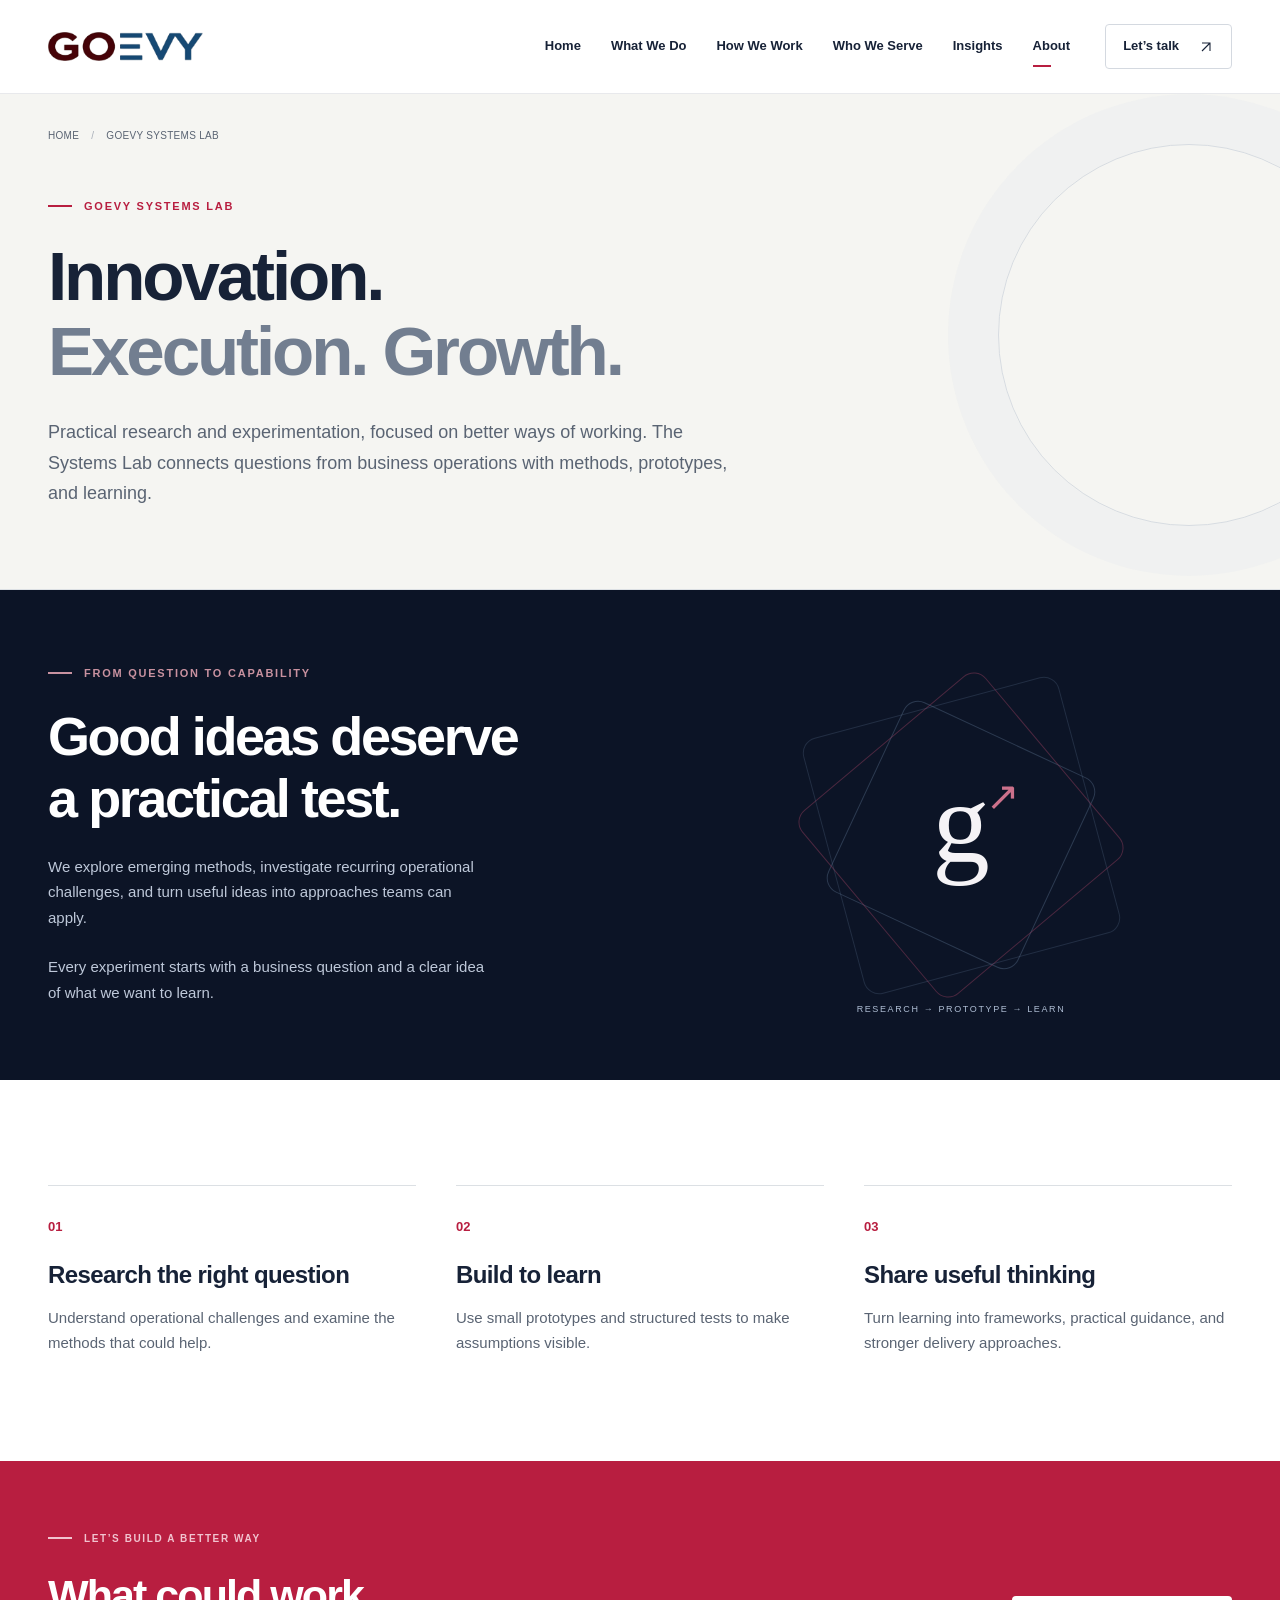
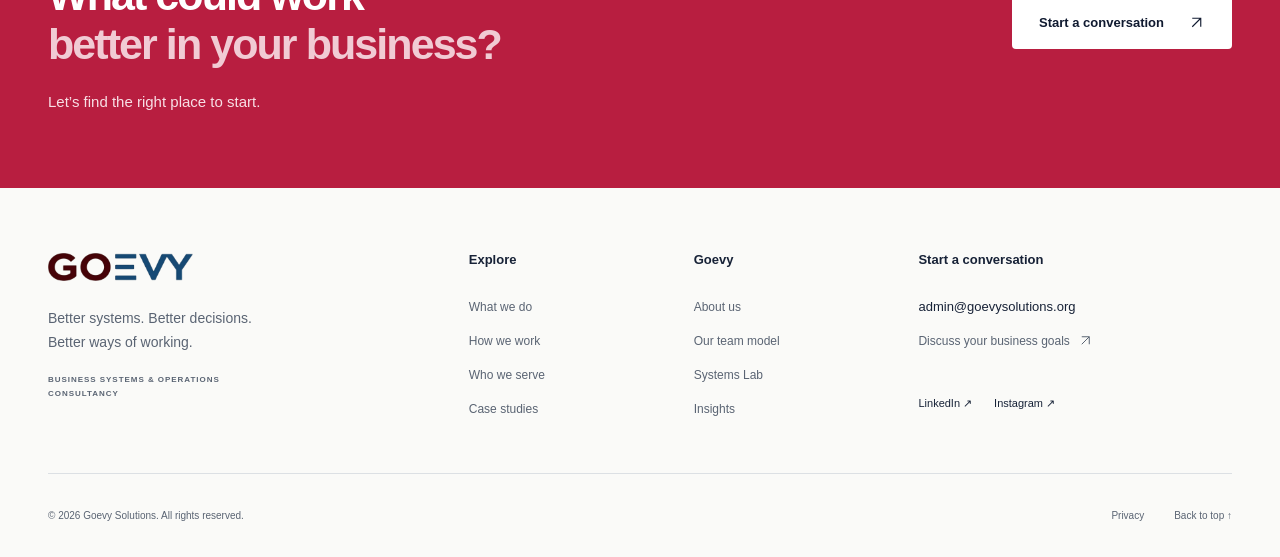
<file: systems-lab.html>
<!doctype html>
<html lang="en">
<head>
<meta charset="utf-8">
<meta name="viewport" content="width=device-width, initial-scale=1">
<meta name="description" content="Innovation. Execution. Growth. Practical research and experimentation for better business systems.">
<meta name="theme-color" content="#101a30">
<title>Goevy Systems Lab — Goevy Solutions</title>
<link rel="icon" href="assets/favicon.svg" type="image/svg+xml">
<link rel="stylesheet" href="css/style.css">
<script src="js/main.js" defer></script>
</head>
<body id="top"><a class="skip-link" href="#main">Skip to content</a>
<header class="site-header">
<div class="container header-inner"><a class="brand" href="index.html" aria-label="Goevy Solutions home"><img src="assets/logo.png" width="436" height="84" alt="Goevy"></a><button class="menu-toggle" aria-expanded="false" aria-controls="main-nav">Menu <span aria-hidden="true">☰</span></button>
<nav id="main-nav" aria-label="Main navigation"><a href="index.html">Home</a><a href="services.html">What We Do</a><a href="how-we-work.html">How We Work</a><a href="who-we-serve.html">Who We Serve</a><a href="insights.html">Insights</a><a href="about.html" aria-current="page">About</a><a class="nav-cta" href="contact.html">Let’s talk <svg viewBox="0 0 24 24" fill="none" stroke="currentColor" stroke-width="1.6" aria-hidden="true"><path d="M6 18 18 6M6 6h12v12"/></svg></a>
</nav>
</div>
</header>
<main id="main">
<section class="page-intro">
<div class="container">
<div class="breadcrumb"><a href="index.html">Home</a><span>/</span>GOEVY SYSTEMS LAB
</div>
<p class="eyebrow">GOEVY SYSTEMS LAB
</p>
<h1>Innovation.<br><span>Execution. Growth.</span>
</h1>
<p class="lede">Practical research and experimentation, focused on better ways of working. The Systems Lab connects questions from business operations with methods, prototypes, and learning.
</p>
</div>
</section>
<section class="lab-section">
<div class="container lab-inner">
<div>
<p class="eyebrow">FROM QUESTION TO CAPABILITY
</p>
<h2>Good ideas deserve<br>a practical test.
</h2>
<p>We explore emerging methods, investigate recurring operational challenges, and turn useful ideas into approaches teams can apply.
</p>
<p>Every experiment starts with a business question and a clear idea of what we want to learn.
</p>
</div>
<div class="lab-art" aria-hidden="true">
<div class="lab-ring ring-one">
</div>
<div class="lab-ring ring-two">
</div>
<div class="lab-ring ring-three">
</div>
<span class="lab-core">g<span>↗</span></span><span class="lab-art-label">RESEARCH → PROTOTYPE → LEARN</span>
</div>
</div>
</section>
<section class="section">
<div class="container value-grid">
<article><span class="number">01</span>
<h3>Research the right question
</h3>
<p>Understand operational challenges and examine the methods that could help.
</p>
</article>
<article><span class="number">02</span>
<h3>Build to learn
</h3>
<p>Use small prototypes and structured tests to make assumptions visible.
</p>
</article>
<article><span class="number">03</span>
<h3>Share useful thinking
</h3>
<p>Turn learning into frameworks, practical guidance, and stronger delivery approaches.
</p>
</article>
</div>
</section>
<section class="cta-section">
<div class="container cta-inner">
<div>
<p class="eyebrow">LET’S BUILD A BETTER WAY
</p>
<h2>What could work<br><span>better in your business?</span>
</h2>
<p>Let’s find the right place to start.
</p>
</div>
<a class="button light" href="contact.html">Start a conversation<svg viewBox="0 0 24 24" fill="none" stroke="currentColor" stroke-width="1.6" aria-hidden="true"><path d="M6 18 18 6M6 6h12v12"/></svg></a>
</div>
</section>
</main>
<footer class="site-footer">
<div class="container">
<div class="footer-grid">
<div class="footer-brand"><a href="index.html"><img src="assets/logo.png" width="436" height="84" alt="Goevy Solutions"></a>
<p>Better systems. Better decisions.<br>Better ways of working.
</p>
<span class="small-label">BUSINESS SYSTEMS & OPERATIONS CONSULTANCY</span>
</div>
<div>
<h2>Explore
</h2>
<a href="services.html">What we do</a><a href="how-we-work.html">How we work</a><a href="who-we-serve.html">Who we serve</a><a href="case-studies.html">Case studies</a>
</div>
<div>
<h2>Goevy
</h2>
<a href="about.html">About us</a><a href="team.html">Our team model</a><a href="systems-lab.html">Systems Lab</a><a href="insights.html">Insights</a>
</div>
<div>
<h2>Start a conversation
</h2>
<a class="email-link" href="mailto:admin@goevysolutions.org">admin@goevysolutions.org</a><a href="contact.html">Discuss your business goals <svg viewBox="0 0 24 24" fill="none" stroke="currentColor" stroke-width="1.6" aria-hidden="true"><path d="M6 18 18 6M6 6h12v12"/></svg></a>
<div class="socials"><a href="https://www.linkedin.com/company/goevysolutions/" target="_blank" rel="noopener noreferrer">LinkedIn ↗</a><a href="https://www.instagram.com/goevysolutions/" target="_blank" rel="noopener noreferrer">Instagram ↗</a>
</div>
</div>
</div>
<div class="footer-bottom">
<p>© <span data-year>2026</span> Goevy Solutions. All rights reserved.
</p>
<a href="privacy.html">Privacy</a><a href="#top">Back to top ↑</a>
</div>
</div>
</footer>
</body>
</html>
</file>
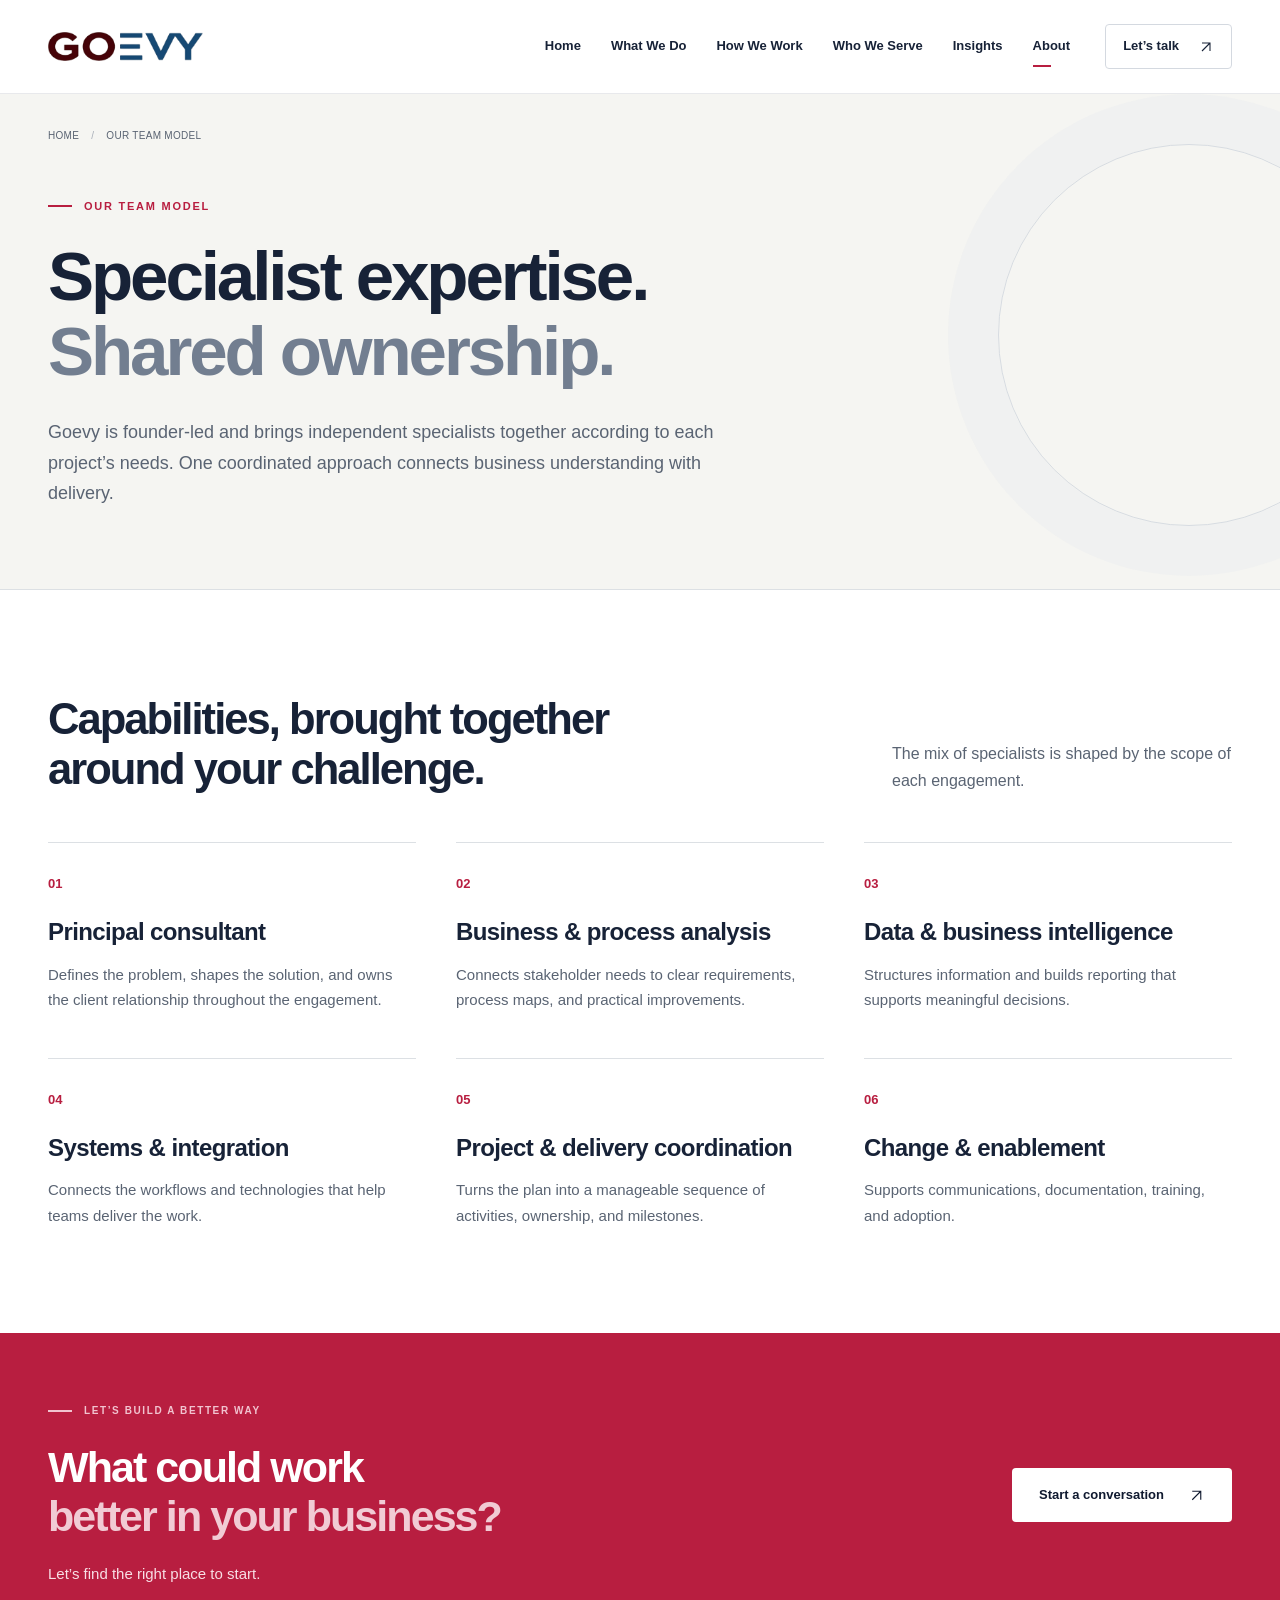
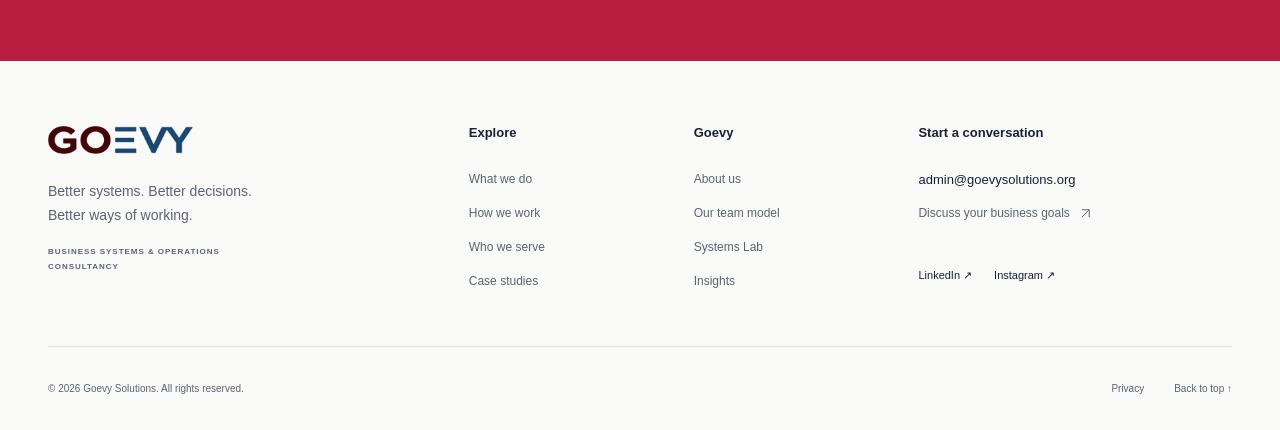
<file: team.html>
<!doctype html>
<html lang="en">
<head>
<meta charset="utf-8">
<meta name="viewport" content="width=device-width, initial-scale=1">
<meta name="description" content="Learn how Goevy combines business understanding and specialist expertise into a coordinated engagement.">
<meta name="theme-color" content="#101a30">
<title>Our team model — Goevy Solutions</title>
<link rel="icon" href="assets/favicon.svg" type="image/svg+xml">
<link rel="stylesheet" href="css/style.css">
<script src="js/main.js" defer></script>
</head>
<body id="top"><a class="skip-link" href="#main">Skip to content</a>
<header class="site-header">
<div class="container header-inner"><a class="brand" href="index.html" aria-label="Goevy Solutions home"><img src="assets/logo.png" width="436" height="84" alt="Goevy"></a><button class="menu-toggle" aria-expanded="false" aria-controls="main-nav">Menu <span aria-hidden="true">☰</span></button>
<nav id="main-nav" aria-label="Main navigation"><a href="index.html">Home</a><a href="services.html">What We Do</a><a href="how-we-work.html">How We Work</a><a href="who-we-serve.html">Who We Serve</a><a href="insights.html">Insights</a><a href="about.html" aria-current="page">About</a><a class="nav-cta" href="contact.html">Let’s talk <svg viewBox="0 0 24 24" fill="none" stroke="currentColor" stroke-width="1.6" aria-hidden="true"><path d="M6 18 18 6M6 6h12v12"/></svg></a>
</nav>
</div>
</header>
<main id="main">
<section class="page-intro">
<div class="container">
<div class="breadcrumb"><a href="index.html">Home</a><span>/</span>OUR TEAM MODEL
</div>
<p class="eyebrow">OUR TEAM MODEL
</p>
<h1>Specialist expertise.<br><span>Shared ownership.</span>
</h1>
<p class="lede">Goevy is founder-led and brings independent specialists together according to each project’s needs. One coordinated approach connects business understanding with delivery.
</p>
</div>
</section>
<section class="section">
<div class="container">
<div class="section-heading">
<h2>Capabilities, brought together<br>around your challenge.
</h2>
<p>The mix of specialists is shaped by the scope of each engagement.
</p>
</div>
<div class="value-grid">
<article><span class="number">01</span>
<h3>Principal consultant
</h3>
<p>Defines the problem, shapes the solution, and owns the client relationship throughout the engagement.
</p>
</article>
<article><span class="number">02</span>
<h3>Business & process analysis
</h3>
<p>Connects stakeholder needs to clear requirements, process maps, and practical improvements.
</p>
</article>
<article><span class="number">03</span>
<h3>Data & business intelligence
</h3>
<p>Structures information and builds reporting that supports meaningful decisions.
</p>
</article>
<article><span class="number">04</span>
<h3>Systems & integration
</h3>
<p>Connects the workflows and technologies that help teams deliver the work.
</p>
</article>
<article><span class="number">05</span>
<h3>Project & delivery coordination
</h3>
<p>Turns the plan into a manageable sequence of activities, ownership, and milestones.
</p>
</article>
<article><span class="number">06</span>
<h3>Change & enablement
</h3>
<p>Supports communications, documentation, training, and adoption.
</p>
</article>
</div>
</div>
</section>
<section class="cta-section">
<div class="container cta-inner">
<div>
<p class="eyebrow">LET’S BUILD A BETTER WAY
</p>
<h2>What could work<br><span>better in your business?</span>
</h2>
<p>Let’s find the right place to start.
</p>
</div>
<a class="button light" href="contact.html">Start a conversation<svg viewBox="0 0 24 24" fill="none" stroke="currentColor" stroke-width="1.6" aria-hidden="true"><path d="M6 18 18 6M6 6h12v12"/></svg></a>
</div>
</section>
</main>
<footer class="site-footer">
<div class="container">
<div class="footer-grid">
<div class="footer-brand"><a href="index.html"><img src="assets/logo.png" width="436" height="84" alt="Goevy Solutions"></a>
<p>Better systems. Better decisions.<br>Better ways of working.
</p>
<span class="small-label">BUSINESS SYSTEMS & OPERATIONS CONSULTANCY</span>
</div>
<div>
<h2>Explore
</h2>
<a href="services.html">What we do</a><a href="how-we-work.html">How we work</a><a href="who-we-serve.html">Who we serve</a><a href="case-studies.html">Case studies</a>
</div>
<div>
<h2>Goevy
</h2>
<a href="about.html">About us</a><a href="team.html">Our team model</a><a href="systems-lab.html">Systems Lab</a><a href="insights.html">Insights</a>
</div>
<div>
<h2>Start a conversation
</h2>
<a class="email-link" href="mailto:admin@goevysolutions.org">admin@goevysolutions.org</a><a href="contact.html">Discuss your business goals <svg viewBox="0 0 24 24" fill="none" stroke="currentColor" stroke-width="1.6" aria-hidden="true"><path d="M6 18 18 6M6 6h12v12"/></svg></a>
<div class="socials"><a href="https://www.linkedin.com/company/goevysolutions/" target="_blank" rel="noopener noreferrer">LinkedIn ↗</a><a href="https://www.instagram.com/goevysolutions/" target="_blank" rel="noopener noreferrer">Instagram ↗</a>
</div>
</div>
</div>
<div class="footer-bottom">
<p>© <span data-year>2026</span> Goevy Solutions. All rights reserved.
</p>
<a href="privacy.html">Privacy</a><a href="#top">Back to top ↑</a>
</div>
</div>
</footer>
</body>
</html>
</file>
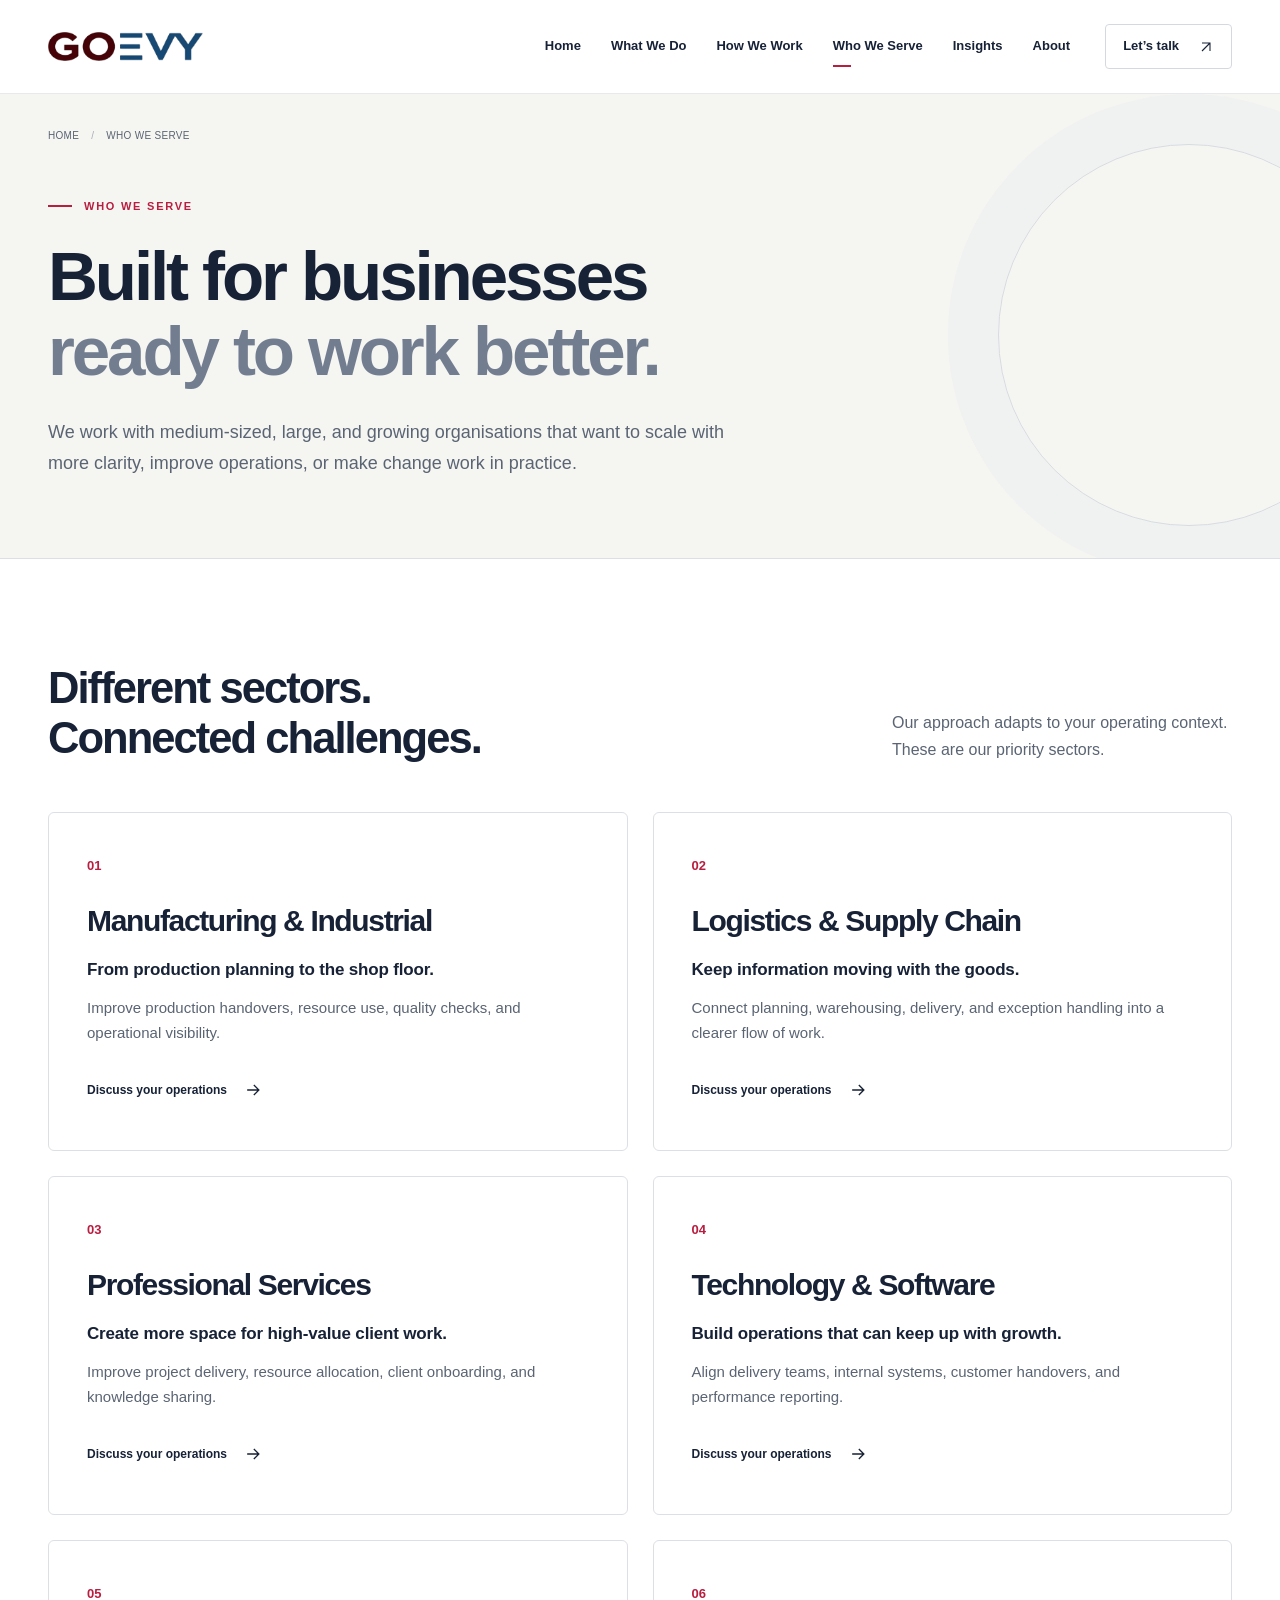
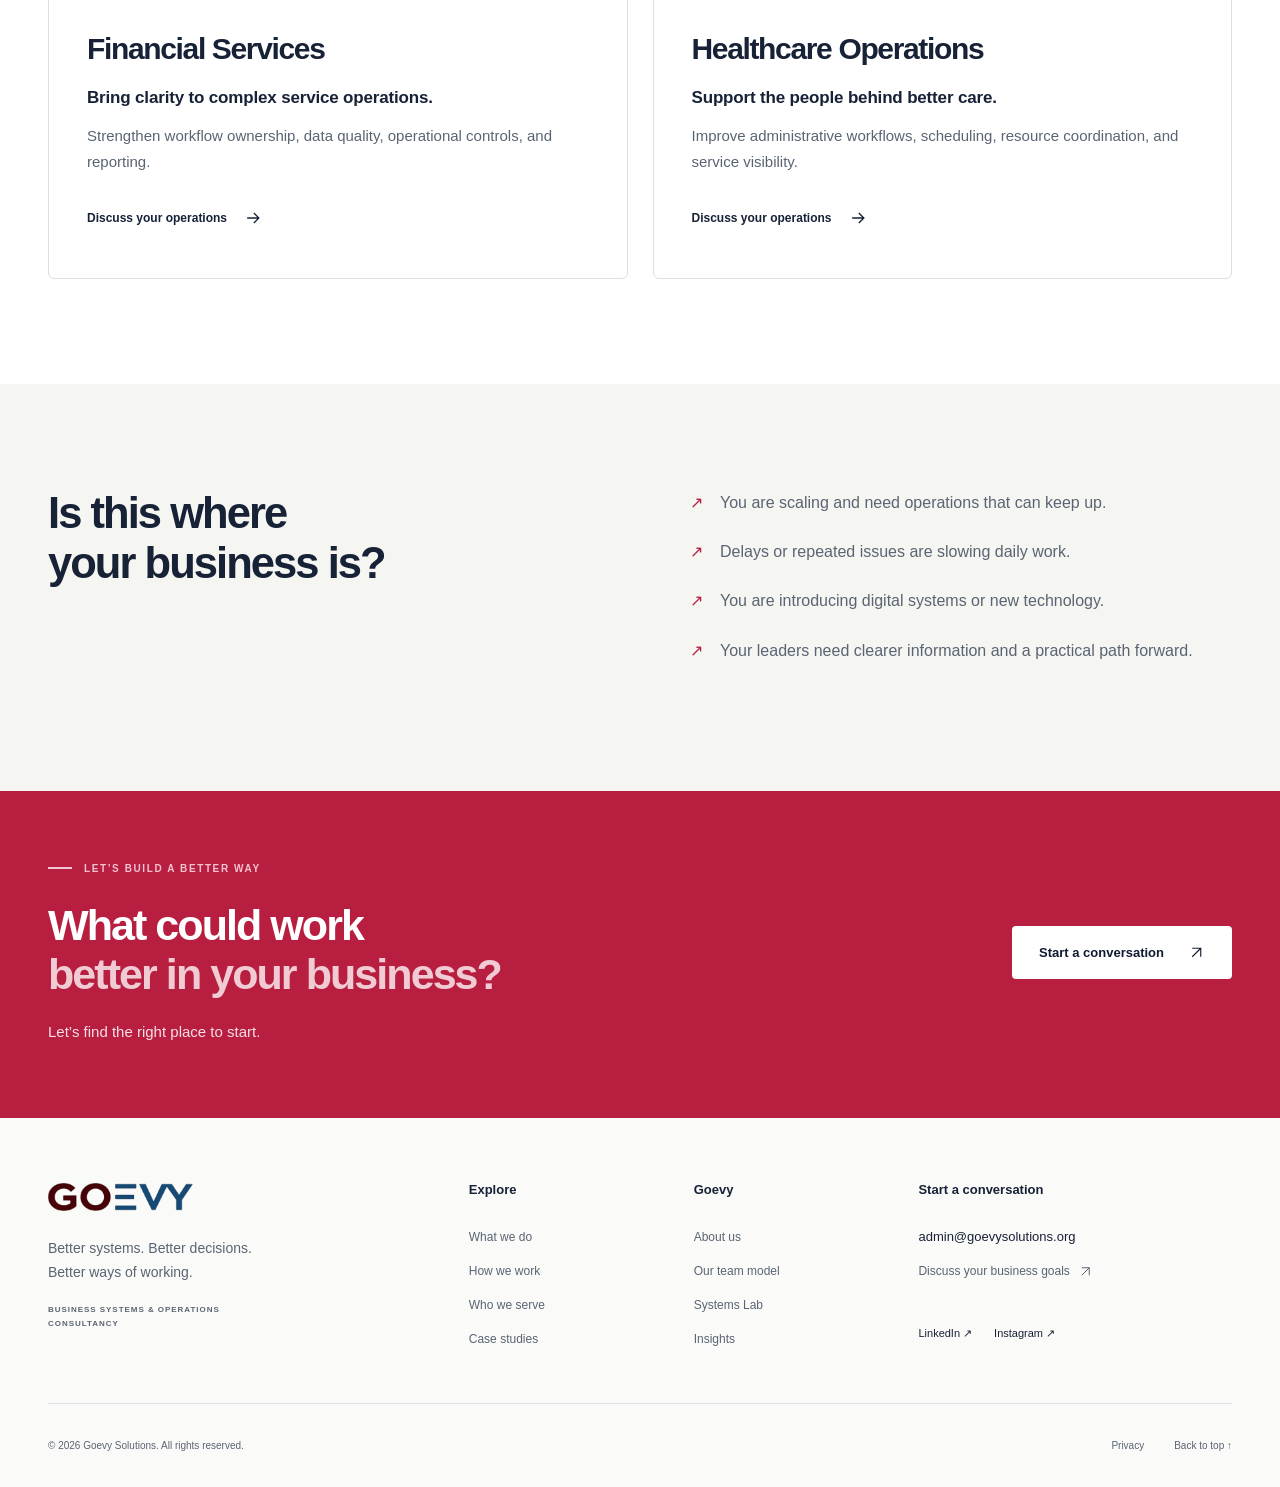
<file: who-we-serve.html>
<!doctype html>
<html lang="en">
<head>
<meta charset="utf-8">
<meta name="viewport" content="width=device-width, initial-scale=1">
<meta name="description" content="Business improvement for manufacturing, logistics, professional services, technology, financial services, and healthcare operations.">
<meta name="theme-color" content="#101a30">
<title>Who we serve — Goevy Solutions</title>
<link rel="icon" href="assets/favicon.svg" type="image/svg+xml">
<link rel="stylesheet" href="css/style.css">
<script src="js/main.js" defer></script>
</head>
<body id="top"><a class="skip-link" href="#main">Skip to content</a>
<header class="site-header">
<div class="container header-inner"><a class="brand" href="index.html" aria-label="Goevy Solutions home"><img src="assets/logo.png" width="436" height="84" alt="Goevy"></a><button class="menu-toggle" aria-expanded="false" aria-controls="main-nav">Menu <span aria-hidden="true">☰</span></button>
<nav id="main-nav" aria-label="Main navigation"><a href="index.html">Home</a><a href="services.html">What We Do</a><a href="how-we-work.html">How We Work</a><a href="who-we-serve.html" aria-current="page">Who We Serve</a><a href="insights.html">Insights</a><a href="about.html">About</a><a class="nav-cta" href="contact.html">Let’s talk <svg viewBox="0 0 24 24" fill="none" stroke="currentColor" stroke-width="1.6" aria-hidden="true"><path d="M6 18 18 6M6 6h12v12"/></svg></a>
</nav>
</div>
</header>
<main id="main">
<section class="page-intro">
<div class="container">
<div class="breadcrumb"><a href="index.html">Home</a><span>/</span>WHO WE SERVE
</div>
<p class="eyebrow">WHO WE SERVE
</p>
<h1>Built for businesses<br><span>ready to work better.</span>
</h1>
<p class="lede">We work with medium-sized, large, and growing organisations that want to scale with more clarity, improve operations, or make change work in practice.
</p>
</div>
</section>
<section class="section">
<div class="container">
<div class="section-heading">
<h2>Different sectors.<br>Connected challenges.
</h2>
<p>Our approach adapts to your operating context. These are our priority sectors.
</p>
</div>
<div class="sector-grid">
<article><span class="number">01</span>
<h2>Manufacturing & Industrial
</h2>
<h3>From production planning to the shop floor.
</h3>
<p>Improve production handovers, resource use, quality checks, and operational visibility.
</p>
<a class="text-link" href="contact.html">Discuss your operations <svg viewBox="0 0 24 24" fill="none" stroke="currentColor" stroke-width="1.6" aria-hidden="true"><path d="M5 12h14M13 6l6 6-6 6"/></svg></a>
</article>
<article><span class="number">02</span>
<h2>Logistics & Supply Chain
</h2>
<h3>Keep information moving with the goods.
</h3>
<p>Connect planning, warehousing, delivery, and exception handling into a clearer flow of work.
</p>
<a class="text-link" href="contact.html">Discuss your operations <svg viewBox="0 0 24 24" fill="none" stroke="currentColor" stroke-width="1.6" aria-hidden="true"><path d="M5 12h14M13 6l6 6-6 6"/></svg></a>
</article>
<article><span class="number">03</span>
<h2>Professional Services
</h2>
<h3>Create more space for high-value client work.
</h3>
<p>Improve project delivery, resource allocation, client onboarding, and knowledge sharing.
</p>
<a class="text-link" href="contact.html">Discuss your operations <svg viewBox="0 0 24 24" fill="none" stroke="currentColor" stroke-width="1.6" aria-hidden="true"><path d="M5 12h14M13 6l6 6-6 6"/></svg></a>
</article>
<article><span class="number">04</span>
<h2>Technology & Software
</h2>
<h3>Build operations that can keep up with growth.
</h3>
<p>Align delivery teams, internal systems, customer handovers, and performance reporting.
</p>
<a class="text-link" href="contact.html">Discuss your operations <svg viewBox="0 0 24 24" fill="none" stroke="currentColor" stroke-width="1.6" aria-hidden="true"><path d="M5 12h14M13 6l6 6-6 6"/></svg></a>
</article>
<article><span class="number">05</span>
<h2>Financial Services
</h2>
<h3>Bring clarity to complex service operations.
</h3>
<p>Strengthen workflow ownership, data quality, operational controls, and reporting.
</p>
<a class="text-link" href="contact.html">Discuss your operations <svg viewBox="0 0 24 24" fill="none" stroke="currentColor" stroke-width="1.6" aria-hidden="true"><path d="M5 12h14M13 6l6 6-6 6"/></svg></a>
</article>
<article><span class="number">06</span>
<h2>Healthcare Operations
</h2>
<h3>Support the people behind better care.
</h3>
<p>Improve administrative workflows, scheduling, resource coordination, and service visibility.
</p>
<a class="text-link" href="contact.html">Discuss your operations <svg viewBox="0 0 24 24" fill="none" stroke="currentColor" stroke-width="1.6" aria-hidden="true"><path d="M5 12h14M13 6l6 6-6 6"/></svg></a>
</article>
</div>
</div>
</section>
<section class="section soft">
<div class="container split">
<h2>Is this where<br>your business is?
</h2>
<ul class="check-list">
<li>You are scaling and need operations that can keep up.
</li>
<li>Delays or repeated issues are slowing daily work.
</li>
<li>You are introducing digital systems or new technology.
</li>
<li>Your leaders need clearer information and a practical path forward.
</li>
</ul>
</div>
</section>
<section class="cta-section">
<div class="container cta-inner">
<div>
<p class="eyebrow">LET’S BUILD A BETTER WAY
</p>
<h2>What could work<br><span>better in your business?</span>
</h2>
<p>Let’s find the right place to start.
</p>
</div>
<a class="button light" href="contact.html">Start a conversation<svg viewBox="0 0 24 24" fill="none" stroke="currentColor" stroke-width="1.6" aria-hidden="true"><path d="M6 18 18 6M6 6h12v12"/></svg></a>
</div>
</section>
</main>
<footer class="site-footer">
<div class="container">
<div class="footer-grid">
<div class="footer-brand"><a href="index.html"><img src="assets/logo.png" width="436" height="84" alt="Goevy Solutions"></a>
<p>Better systems. Better decisions.<br>Better ways of working.
</p>
<span class="small-label">BUSINESS SYSTEMS & OPERATIONS CONSULTANCY</span>
</div>
<div>
<h2>Explore
</h2>
<a href="services.html">What we do</a><a href="how-we-work.html">How we work</a><a href="who-we-serve.html">Who we serve</a><a href="case-studies.html">Case studies</a>
</div>
<div>
<h2>Goevy
</h2>
<a href="about.html">About us</a><a href="team.html">Our team model</a><a href="systems-lab.html">Systems Lab</a><a href="insights.html">Insights</a>
</div>
<div>
<h2>Start a conversation
</h2>
<a class="email-link" href="mailto:admin@goevysolutions.org">admin@goevysolutions.org</a><a href="contact.html">Discuss your business goals <svg viewBox="0 0 24 24" fill="none" stroke="currentColor" stroke-width="1.6" aria-hidden="true"><path d="M6 18 18 6M6 6h12v12"/></svg></a>
<div class="socials"><a href="https://www.linkedin.com/company/goevysolutions/" target="_blank" rel="noopener noreferrer">LinkedIn ↗</a><a href="https://www.instagram.com/goevysolutions/" target="_blank" rel="noopener noreferrer">Instagram ↗</a>
</div>
</div>
</div>
<div class="footer-bottom">
<p>© <span data-year>2026</span> Goevy Solutions. All rights reserved.
</p>
<a href="privacy.html">Privacy</a><a href="#top">Back to top ↑</a>
</div>
</div>
</footer>
</body>
</html>
</file>
<file: css/style.css>
/* Goevy Solutions — plain CSS, no external framework or font dependency. */

:root {
  --navy:#101a30;
  --navy-deep:#0c1426;
  --ink:#172237;
  --muted:#5a6473;
  --red:#b81e40;
  --red-bright:#c82348;
  --blue:#214f7e;
  --paper:#fff;
  --soft:#f5f5f2;
  --line:#dce0e4;
  --light-text:#bec8d9;
  --container:1240px;
  --radius:6px;
  --ease:180ms ease
}

* {
  box-sizing:border-box
}

html {
  scroll-behavior:smooth;
  scroll-padding-top:112px
}

body {
  margin:0;
  color:var(--ink);
  background:var(--paper);
  font-family:"Segoe UI",Arial,sans-serif;
  font-size:16px;
  line-height:1.7;
  -webkit-font-smoothing:antialiased
}

h1,h2,h3,p {
  margin:0
}

h1,h2,h3 {
  line-height:1.14;
  letter-spacing:-.045em;
  font-weight:650
}

h1 {
  font-size:clamp(44px,5.8vw,78px)
}

h2 {
  font-size:clamp(32px,3.4vw,46px)
}

h3 {
  font-size:23px;
  letter-spacing:-.025em
}

p {
  color:var(--muted)
}

a {
  color:inherit;
  text-decoration:none
}

button,input,select,textarea {
  font:inherit
}

button,a,input,textarea,select {
  -webkit-tap-highlight-color:transparent
}

button {
  cursor:pointer
}

button,select,input,textarea {
  border-radius:var(--radius)
}

img,svg {
  display:block;
  max-width:100%
}

img {
  height:auto
}

a,button {
  transition:background var(--ease),color var(--ease),border-color var(--ease),box-shadow var(--ease)
}

a:focus-visible,button:focus-visible,input:focus-visible,textarea:focus-visible,select:focus-visible,summary:focus-visible {
  outline:3px solid #387bbc;
  outline-offset:5px
}

::selection {
  background:#dbe9f6;
  color:var(--navy)
}

[hidden] {
  display:none!important
}

.container {
  width:min(var(--container),calc(100% - 96px));
  margin-inline:auto
}

.section {
  padding:105px 0
}

.soft {
  background:var(--soft)
}

.split {
  display:grid;
  grid-template-columns:1fr 1fr;
  gap:100px;
  align-items:start
}

.split p+p {
  margin-top:20px
}

.split h2+p {
  margin-top:28px
}

.split .button {
  margin-top:30px
}

.eyebrow,.small-label {
  font-size:11px;
  font-weight:700;
  letter-spacing:.16em;
  line-height:1.5;
  text-transform:uppercase
}

.eyebrow {
  display:flex;
  align-items:center;
  gap:12px;
  margin-bottom:25px;
  color:var(--red)
}

.eyebrow:before {
  content:"";
  width:24px;
  height:2px;
  flex:none;
  background:currentColor
}

.small-label {
  color:var(--muted);
  letter-spacing:.12em
}

.body-large {
  font-size:20px;
  line-height:1.65
}

.muted-heading {
  color:#7b8594
}

.section-heading {
  display:flex;
  align-items:end;
  justify-content:space-between;
  gap:50px;
  margin-bottom:48px
}

.section-heading>p,.section-heading>div:last-child:not(:first-child) {
  max-width:340px
}

.section-heading .text-link {
  margin-top:20px
}

.section-heading>div>p+.text-link {
  margin-top:18px
}

.text-link {
  display:inline-flex;
  align-items:center;
  gap:16px;
  font-size:14px;
  font-weight:650;
  color:var(--ink);
  min-height:44px
}

.text-link svg {
  width:20px;
  height:20px
}

.text-link:hover {
  color:var(--red)
}

.button {
  display:inline-flex;
  align-items:center;
  justify-content:center;
  gap:24px;
  min-height:52px;
  padding:13px 23px;
  border:1px solid transparent;
  border-radius:4px;
  font-size:13px;
  font-weight:650;
  line-height:1.5;
  text-align:center
}

.button svg {
  width:17px;
  height:17px;
  flex:none
}

.primary {
  background:var(--red);
  color:#fff
}

.primary:hover {
  background:#941633;
  box-shadow:0 6px 20px #9b14352a
}

.outline-light {
  border-color:#647086;
  color:#fff;
  background:transparent
}

.outline-light:hover {
  background:#ffffff10;
  border-color:#b6c2d5
}

.outline {
  border-color:#aeb8c3;
  color:var(--ink);
  background:transparent
}

.outline:hover {
  border-color:var(--red);
  color:var(--red)
}

.light {
  background:#fff;
  color:var(--navy)
}

.light:hover {
  background:#f0e4e8
}

.actions {
  display:flex;
  gap:12px;
  flex-wrap:wrap
}

.number {
  font-size:13px;
  color:var(--red);
  font-weight:600;
  font-variant-numeric:tabular-nums
}

.status-dot {
  width:6px;
  height:6px;
  display:inline-block;
  border-radius:50%;
  background:#c76c81;
  flex:none
}

.sr-only {
  position:absolute;
  width:1px;
  height:1px;
  padding:0;
  margin:-1px;
  overflow:hidden;
  clip:rect(0,0,0,0);
  white-space:nowrap;
  border:0
}

.skip-link {
  position:fixed;
  left:20px;
  top:-100px;
  z-index:200;
  background:white;
  padding:12px 20px;
  border:2px solid var(--red)
}

.skip-link:focus {
  top:14px
}

/* Navigation */

.site-header {
  height:94px;
  position:sticky;
  top:0;
  z-index:50;
  background:#fffffffa;
  border-bottom:1px solid #e8e9ec
}

.header-inner {
  display:flex;
  align-items:center;
  justify-content:space-between;
  height:100%;
  gap:34px
}

.brand {
  width:155px;
  flex:none;
  display:flex;
  align-items:center;
  min-height:44px
}

.brand img {
  width:100%
}

.site-header nav {
  display:flex;
  align-items:center;
  gap:30px
}

.site-header nav>a {
  font-size:13px;
  font-weight:600;
  white-space:nowrap;
  padding:15px 0;
  position:relative
}

.site-header nav>a:not(.nav-cta):hover {
  color:var(--red)
}

.site-header nav>a[aria-current=page]:not(.nav-cta):after {
  position:absolute;
  content:"";
  width:18px;
  height:2px;
  background:var(--red);
  bottom:6px;
  left:0
}

.site-header nav .nav-cta {
  display:flex;
  align-items:center;
  gap:19px;
  border:1px solid #d4d9e0;
  padding:10px 17px;
  border-radius:4px;
  margin-left:5px
}

.nav-cta svg {
  width:16px;
  height:16px
}

.site-header nav .nav-cta:hover {
  background:var(--navy);
  color:#fff;
  border-color:var(--navy)
}

.menu-toggle {
  display:none;
  background:white;
  border:1px solid var(--line);
  min-height:44px;
  padding:8px 14px;
  gap:12px;
  align-items:center;
  font-size:14px
}

/* Home hero */

.hero {
  background:radial-gradient(ellipse at 97% 35%,#641b3866 0,transparent 46%),radial-gradient(ellipse at 0% 92%,#15497688 0,transparent 45%),var(--navy-deep);
  position:relative;
  color:#fff;
  overflow:hidden
}

.hero-grid {
  position:absolute;
  inset:0;
  background-image:linear-gradient(#a9bad609 1px,transparent 1px),linear-gradient(90deg,#a9bad609 1px,transparent 1px);
  background-size:76px 76px;
  mask-image:linear-gradient(to right,transparent 25%,black);
  pointer-events:none
}

.hero-inner {
  display:grid;
  grid-template-columns:1.15fr 1fr;
  gap:35px;
  align-items:center;
  padding-top:79px;
  padding-bottom:77px;
  position:relative
}

.hero .eyebrow {
  color:#e1bcc6;
  font-size:10px;
  letter-spacing:.17em;
  margin-bottom:25px
}

.hero h1 {
  font-size:clamp(55px,6.1vw,84px);
  font-weight:670;
  line-height:1.02;
  letter-spacing:-.054em
}

.hero-last {
  display:block
}

.red-dot {
  color:#d93b60
}

.hero-copy>p:not(.eyebrow) {
  color:#c2cbd8;
  font-size:17px;
  line-height:1.75;
  margin:28px 0 30px;
  max-width:490px
}

.hero .actions .button {
  min-height:54px
}

.hero-note {
  display:flex;
  align-items:center;
  gap:9px;
  margin-top:27px;
  color:#aebdd0;
  font-size:11px;
  letter-spacing:.02em
}

.hero-note>span {
  width:5px;
  height:5px;
  background:#93aecb;
  border-radius:100%
}

.system-visual {
  position:relative;
  padding:38px 0 10px;
  align-self:center
}

.visual-caption {
  font-size:9px;
  letter-spacing:.19em;
  color:#c4c9d6;
  display:flex;
  gap:9px;
  justify-content:center;
  align-items:center
}

.system-diagram {
  width:100%;
  margin:8px 0 0
}

.diagram-lines {
  fill:none;
  stroke:#a9afc1;
  stroke-width:1;
  opacity:.65
}

.diagram-node rect {
  fill:#ffffff06;
  stroke:#ffffff4f;
  stroke-width:1
}

.diagram-node text {
  font-family:"Segoe UI",Arial,sans-serif;
  fill:#ecedf5;
  text-anchor:middle;
  font-size:14px;
  font-weight:500
}

.hub-name {
  fill:#fff;
  font-size:25px;
  letter-spacing:1px;
  font-weight:700
}

.hub-sub {
  fill:#f3d6dd;
  font-size:9px;
  letter-spacing:3px
}

.visual-bottom {
  display:flex;
  justify-content:space-between;
  margin:0 20px;
  padding-top:20px;
  border-top:1px solid #ffffff16;
  font-size:8px;
  letter-spacing:.16em;
  color:#aeb6c9
}

.approach-strip {
  position:relative;
  border-top:1px solid #ffffff20
}

.approach-strip>.container {
  display:flex;
  align-items:center;
  gap:33px;
  min-height:75px
}

.approach-strip .small-label {
  color:#aebed1;
  font-size:9px;
  white-space:nowrap
}

.approach-strip .container>div {
  display:flex;
  flex-wrap:wrap;
  gap:0;
  align-items:center;
  flex:1
}

.approach-strip .container>div a {
  font-size:11px;
  white-space:nowrap;
  padding:14px 0;
  color:#d0d6e1
}

.approach-strip .container>div a:hover {
  color:#fff
}

.approach-strip .container>div a+a:before {
  content:"/";
  color:#66738b;
  margin:0 18px
}

.strip-arrow {
  width:34px;
  min-height:44px;
  display:flex;
  align-items:center
}

.strip-arrow svg {
  width:22px
}

.sector-strip {
  background:var(--soft);
  border-bottom:1px solid var(--line)
}

.sector-strip>.container {
  display:flex;
  align-items:center;
  gap:42px;
  min-height:112px
}

.sector-strip p {
  font-size:12px;
  line-height:1.6;
  min-width:155px;
  border-right:1px solid #cfd3d9;
  padding-right:25px
}

.sector-strip strong {
  font-weight:600;
  color:var(--ink)
}

.sector-strip .container>div {
  display:flex;
  align-items:center;
  justify-content:space-between;
  flex:1;
  gap:18px
}

.sector-strip span {
  font-size:12px;
  color:#5a6575;
  font-weight:600;
  white-space:nowrap
}

/* Home content */

.problem-section .split {
  gap:85px
}

.problem-section .body-large {
  font-size:16px;
  margin:29px 0 23px
}

.friction-list>div {
  display:grid;
  grid-template-columns:24px 1fr 24px;
  gap:15px;
  border-bottom:1px solid var(--line);
  padding:22px 0
}

.friction-list>div:first-child {
  padding-top:0
}

.friction-list>div>span {
  font-size:11px;
  color:var(--red);
  padding-top:4px
}

.friction-list h3 {
  font-size:20px;
  letter-spacing:-.02em;
  margin-bottom:10px
}

.friction-list p {
  font-size:14px;
  line-height:1.65
}

.friction-list svg {
  width:19px;
  color:#87919e
}

.friction-list .friction-note {
  font-size:12px;
  margin-top:20px;
  color:var(--red)
}

.service-grid {
  display:grid;
  grid-template-columns:repeat(3,1fr);
  gap:18px
}

.service-card {
  display:flex;
  flex-direction:column;
  background:#fff;
  border:1px solid #dce0e2;
  padding:27px 29px 23px;
  min-height:307px;
  position:relative;
  border-radius:var(--radius)
}

.service-card:hover {
  border-color:#b9818f;
  box-shadow:0 9px 26px #1f273709
}

.card-top {
  display:flex;
  justify-content:space-between;
  align-items:center;
  margin-bottom:29px
}

.card-top svg {
  width:22px;
  height:22px;
  color:#778391
}

.service-card h3 {
  font-size:23px;
  max-width:270px;
  margin-bottom:18px
}

.service-card>p {
  font-size:14px;
  line-height:1.7;
  margin-bottom:26px
}

.card-outcome {
  border-top:1px solid #e5e7e9;
  padding-top:17px;
  margin-top:auto;
  display:flex;
  justify-content:space-between;
  align-items:center;
  font-size:11px;
  font-weight:600;
  color:var(--blue);
  gap:12px
}

.card-outcome svg {
  width:17px
}

.process-layout {
  display:grid;
  grid-template-columns:.85fr 1.2fr;
  gap:72px
}

.process-buttons {
  display:flex;
  flex-direction:column
}

.process-buttons button {
  background:transparent;
  border:0;
  border-bottom:1px solid var(--line);
  border-radius:0;
  text-align:left;
  display:flex;
  align-items:center;
  gap:23px;
  padding:16px 18px;
  color:#657180;
  font-size:16px;
  min-height:58px
}

.process-buttons button>span {
  font-size:11px;
  color:#7a8594
}

.process-buttons button svg {
  width:20px;
  margin-left:auto;
  opacity:0
}

.process-buttons button:hover {
  background:#f5f5f3;
  color:var(--ink)
}

.process-buttons button[aria-pressed=true] {
  background:var(--navy);
  color:#fff;
  border-radius:4px
}

.process-buttons button[aria-pressed=true]>span {
  color:#d89eac
}

.process-buttons button[aria-pressed=true] svg {
  opacity:1
}

.process-panel {
  position:relative;
  background:var(--soft);
  padding:43px 45px;
  overflow:hidden;
  border-radius:6px;
  border:1px solid #e5e7e7
}

.process-panel>.panel-number {
  position:absolute;
  right:23px;
  top:0;
  font-size:117px;
  line-height:1.15;
  font-weight:600;
  letter-spacing:-.07em;
  color:#e5e7e6;
  pointer-events:none
}

.process-panel .eyebrow,.process-panel h3,.process-panel>p {
  position:relative
}

.process-panel .eyebrow {
  margin-top:20px;
  margin-bottom:30px
}

.process-panel h3 {
  font-size:33px;
  max-width:350px;
  margin-bottom:20px
}

.process-panel>p:not(.eyebrow) {
  font-size:15px;
  max-width:405px
}

.deliverable {
  border-top:1px solid #dadddf;
  margin-top:32px;
  padding-top:22px
}

.deliverable p {
  margin-top:8px;
  font-size:14px
}

.process-panel .text-link {
  margin-top:16px;
  font-size:12px
}

.why-section {
  border-top:1px solid var(--line)
}

.why-grid {
  display:grid;
  grid-template-columns:repeat(4,1fr);
  gap:34px
}

.why-grid article {
  border-top:1px solid #cdd2d8;
  padding-top:23px
}

.why-grid h3 {
  font-size:21px;
  margin:22px 0 13px
}

.why-grid p {
  font-size:14px
}

.lab-section {
  background:var(--navy-deep);
  color:white;
  overflow:hidden
}

.lab-inner {
  display:grid;
  grid-template-columns:1fr 1fr;
  align-items:center;
  gap:100px;
  padding:75px 0
}

.lab-section .eyebrow {
  color:#c992a0
}

.lab-section h2 {
  font-size:54px
}

.lab-section h2 span {
  color:#a2b6d0
}

.lab-section p:not(.eyebrow) {
  max-width:440px;
  color:var(--light-text);
  margin-top:24px;
  font-size:15px
}

.lab-section .button {
  margin-top:30px
}

.lab-art {
  height:340px;
  position:relative;
  display:grid;
  place-items:center
}

.lab-ring {
  position:absolute;
  border:1px solid #60769461;
  border-radius:16px;
  width:210px;
  height:210px
}

.ring-one {
  transform:rotate(25deg)
}

.ring-two {
  transform:rotate(50deg);
  width:240px;
  height:240px;
  border-color:#a9456466
}

.ring-three {
  transform:rotate(75deg);
  width:265px;
  height:265px;
  border-color:#60769444
}

.lab-core {
  font-family:Georgia,serif;
  font-size:115px;
  line-height:1;
  color:#f5f3f6;
  position:relative;
  transform:translateY(-12px)
}

.lab-core>span {
  font:40px Arial,sans-serif;
  color:#cc718b;
  position:absolute;
  right:-30px;
  top:7px
}

.lab-art-label {
  position:absolute;
  bottom:-12px;
  font-size:9px;
  letter-spacing:.18em;
  color:#aebdd3
}

.insight-grid {
  display:grid;
  grid-template-columns:repeat(3,1fr);
  gap:28px
}

.article-art {
  position:relative;
  height:230px;
  overflow:hidden;
  display:block;
  border-radius:4px;
  background:#e9edf0
}

.article-art svg {
  width:21px;
  position:absolute;
  right:22px;
  bottom:23px;
  color:var(--blue)
}

.art-number {
  position:absolute;
  top:20px;
  left:22px;
  font-size:10px;
  letter-spacing:.14em;
  color:#59708c
}

.art-word {
  position:absolute;
  bottom:22px;
  left:22px;
  font-size:10px;
  font-weight:600;
  letter-spacing:.12em;
  color:var(--blue)
}

.art-shape {
  position:absolute;
  inset:20px 45px 40px;
  display:flex;
  align-items:center;
  justify-content:center
}

.art-shape i {
  display:block;
  position:absolute;
  border:1px solid #42648799;
  border-radius:50%;
  width:98px;
  height:98px
}

.art-0 .art-shape i:nth-child(1) {
  transform:translateX(-49px)
}

.art-0 .art-shape i:nth-child(2) {
  transform:translateX(49px)
}

.art-0 .art-shape i:nth-child(3) {
  transform:translateY(-28px)
}

.art-0 .art-shape i:nth-child(4) {
  transform:translateY(28px)
}

.art-1 {
  background:#eee6e5
}

.art-1 .art-shape {
  gap:12px;
  transform:rotate(-18deg)
}

.art-1 .art-shape i {
  position:static;
  width:40px;
  height:85px;
  border-radius:3px;
  border-color:#9d5d70
}

.art-1 .art-shape i:nth-child(2) {
  height:110px
}

.art-1 .art-shape i:nth-child(3) {
  height:140px
}

.art-1 .art-shape i:nth-child(4) {
  height:160px
}

.art-1 .art-word,.art-1 .art-number,.art-1 svg {
  color:#83495b
}

.art-2 {
  background:#e5eae7
}

.art-2 .art-shape i {
  width:125px;
  height:125px;
  border-radius:3px;
  border-color:#63877b;
  transform:rotate(45deg)
}

.art-2 .art-shape i:nth-child(2) {
  width:95px;
  height:95px
}

.art-2 .art-shape i:nth-child(3) {
  width:65px;
  height:65px
}

.art-2 .art-shape i:nth-child(4) {
  width:35px;
  height:35px
}

.art-2 .art-word,.art-2 .art-number,.art-2 svg {
  color:#4b6a60
}

.article-art:hover .art-shape {
  opacity:.7
}

.article-meta {
  display:flex;
  justify-content:space-between;
  gap:12px;
  font-size:10px;
  letter-spacing:.04em;
  margin:22px 0 13px;
  color:var(--muted)
}

.article-meta>span:first-child {
  color:var(--red);
  font-weight:600
}

.insight-card h3 {
  font-size:23px;
  line-height:1.3
}

.insight-card h3 a:hover {
  color:var(--red)
}

.insight-card p {
  font-size:14px;
  margin:16px 0 10px
}

.insight-card .text-link {
  font-size:12px
}

.cta-section {
  background:var(--red);
  color:#fff
}

.cta-inner {
  display:flex;
  align-items:center;
  justify-content:space-between;
  gap:50px;
  padding-top:70px;
  padding-bottom:74px
}

.cta-inner .eyebrow {
  color:#f1c3cf;
  font-size:10px
}

.cta-inner h2 {
  font-size:43px
}

.cta-inner h2 span {
  color:#f1cbd4
}

.cta-inner p:not(.eyebrow) {
  color:#f8dfe5;
  margin-top:20px;
  font-size:15px
}

.cta-inner .button {
  flex:none;
  padding:16px 26px
}

.site-footer {
  padding:65px 0 0;
  background:#fafaf8
}

.footer-grid {
  display:grid;
  grid-template-columns:1.4fr .65fr .65fr 1.2fr;
  gap:55px
}

.footer-brand img {
  width:145px;
  margin:0 0 26px
}

.footer-brand p {
  font-size:14px;
  line-height:1.7;
  margin-bottom:18px
}

.footer-brand .small-label {
  font-size:8px;
  line-height:1.8;
  display:block;
  max-width:230px
}

.footer-grid h2 {
  font-size:13px;
  letter-spacing:0;
  margin-bottom:22px;
  font-weight:650
}

.footer-grid>div>a {
  display:flex;
  align-items:center;
  gap:8px;
  font-size:12px;
  color:var(--muted);
  min-height:34px;
  overflow-wrap:anywhere
}

.footer-grid>div>a svg {
  width:15px;
  flex:none
}

.footer-grid>div>a:hover,.footer-bottom a:hover {
  color:var(--red)
}

.footer-grid .email-link {
  color:var(--ink);
  font-size:13px
}

.socials {
  display:flex;
  gap:22px;
  margin-top:23px
}

.socials a {
  font-size:11px;
  min-height:44px;
  display:flex;
  align-items:center
}

.footer-bottom {
  margin-top:47px;
  padding:24px 0;
  border-top:1px solid var(--line);
  display:flex;
  align-items:center;
  gap:30px;
  font-size:10px;
  color:var(--muted)
}

.footer-bottom p {
  margin-right:auto
}

.footer-bottom a {
  min-height:35px;
  display:flex;
  align-items:center
}

/* Interior pages */

.page-intro {
  background:var(--soft);
  padding:33px 0 80px;
  border-bottom:1px solid var(--line);
  position:relative;
  overflow:hidden
}

.page-intro:after {
  content:"";
  position:absolute;
  right:-100px;
  top:50px;
  width:380px;
  height:380px;
  border:1px solid #d7dce2;
  border-radius:50%;
  box-shadow:0 0 0 50px #e8ebed66;
  pointer-events:none
}

.page-intro>.container {
  position:relative;
  z-index:1
}

.breadcrumb {
  display:flex;
  gap:12px;
  color:var(--muted);
  font-size:10px;
  letter-spacing:.03em;
  margin-bottom:54px;
  text-transform:uppercase
}

.breadcrumb a:hover {
  color:var(--red)
}

.breadcrumb span {
  color:#a8aeb8
}

.page-intro .eyebrow {
  margin-bottom:24px
}

.page-intro h1 {
  max-width:920px;
  font-size:clamp(40px,5.4vw,72px);
  line-height:1.09
}

.page-intro h1 span {
  color:#727e90
}

.lede {
  max-width:700px;
  font-size:18px;
  line-height:1.7;
  margin-top:28px
}

.service-jump {
  display:grid;
  grid-template-columns:repeat(3,1fr);
  gap:0;
  padding:26px 0
}

.service-jump>a {
  display:flex;
  justify-content:space-between;
  gap:15px;
  align-items:center;
  font-size:11px;
  padding:17px 18px;
  border-bottom:1px solid var(--line)
}

.service-jump>a:hover {
  color:var(--red);
  background:var(--soft)
}

.service-jump svg {
  width:17px;
  flex:none
}

.service-detail {
  scroll-margin-top:90px
}

.service-detail .eyebrow {
  font-size:10px;
  line-height:1.7
}

.service-detail .split>div>p:not(.eyebrow) {
  margin-top:22px
}

.outcome-box {
  background:#fff;
  border:1px solid var(--line);
  border-top:3px solid var(--red);
  padding:38px;
  border-radius:4px
}

.outcome-box ul {
  margin:23px 0;
  padding:0;
  list-style:none
}

.outcome-box li {
  border-bottom:1px solid var(--line);
  padding:16px 0;
  display:flex;
  gap:20px;
  align-items:center;
  font-size:19px;
  line-height:1.4
}

.outcome-box li>span {
  color:var(--red);
  font-size:13px
}

.outcome-box>div {
  margin-top:32px
}

.outcome-box p {
  font-size:13px;
  line-height:1.8;
  margin-top:13px
}

.journey-step {
  display:grid;
  grid-template-columns:90px 1.3fr 1fr;
  gap:38px;
  padding:44px 0;
  border-bottom:1px solid var(--line);
  scroll-margin-top:112px
}

.journey-step:first-child {
  padding-top:0
}

.journey-number {
  font-size:50px;
  line-height:1.1;
  color:#b8c1cd;
  letter-spacing:-.07em
}

.journey-step .eyebrow {
  margin-bottom:12px
}

.journey-step h2 {
  font-size:30px
}

.journey-step p {
  font-size:15px;
  margin-top:18px
}

.journey-step aside {
  border-left:1px solid var(--line);
  padding:9px 0 9px 34px;
  margin-left:20px;
  align-self:center
}

.journey-step aside p {
  font-size:14px;
  line-height:1.8;
  margin-top:10px
}

.sector-grid {
  display:grid;
  grid-template-columns:repeat(2,1fr);
  gap:25px
}

.sector-grid article {
  border:1px solid var(--line);
  border-radius:6px;
  padding:38px
}

.sector-grid h2 {
  font-size:30px;
  margin:26px 0 20px
}

.sector-grid h3 {
  font-size:17px;
  letter-spacing:-.01em;
  line-height:1.4;
  margin-bottom:13px
}

.sector-grid p {
  font-size:15px
}

.sector-grid .text-link {
  margin-top:22px;
  font-size:12px
}

.check-list {
  list-style:none;
  margin:0;
  padding:0
}

.check-list li {
  padding:0 0 22px 30px;
  position:relative;
  color:var(--muted)
}

.check-list li:before {
  content:"↗";
  position:absolute;
  left:0;
  top:0;
  color:var(--red)
}

.two-cards {
  display:grid;
  grid-template-columns:1fr 1fr;
  gap:28px
}

.two-cards article {
  padding:45px;
  background:#fff;
  border:1px solid var(--line);
  border-radius:6px
}

.two-cards h2 {
  font-size:34px
}

.two-cards p:not(.eyebrow) {
  margin-top:24px
}

.value-grid {
  display:grid;
  grid-template-columns:repeat(3,1fr);
  gap:45px 40px
}

.value-grid article {
  border-top:1px solid var(--line);
  padding-top:26px
}

.value-grid h3 {
  font-size:24px;
  margin:22px 0 16px
}

.value-grid p {
  font-size:15px
}

.insight-controls {
  display:flex;
  gap:25px;
  align-items:center;
  justify-content:space-between
}

.filter-buttons {
  display:flex;
  flex-wrap:wrap;
  gap:8px
}

.filter-buttons button {
  background:#fff;
  border:1px solid var(--line);
  font-size:12px;
  min-height:44px;
  padding:11px 16px;
  color:var(--muted)
}

.filter-buttons button[aria-pressed=true] {
  background:var(--navy);
  color:#fff;
  border-color:var(--navy)
}

.filter-buttons button:hover {
  border-color:var(--navy)
}

.search-field input {
  padding:12px 15px;
  min-height:46px;
  border:1px solid #abb4bf;
  width:230px;
  background:#fff;
  font-size:13px
}

.results-note {
  font-size:12px;
  margin:23px 0
}

.empty-state {
  text-align:center;
  padding:70px 20px;
  background:var(--soft)
}

.empty-state p {
  margin:20px 0
}

.article-layout {
  display:grid;
  grid-template-columns:240px 1fr;
  gap:100px;
  padding-top:75px;
  padding-bottom:100px
}

.article-aside {
  border-top:1px solid var(--line);
  padding-top:20px
}

.article-aside p {
  font-size:12px;
  margin-bottom:10px
}

.article-aside a {
  font-size:13px;
  display:inline-flex;
  align-items:center;
  min-height:44px;
  margin-top:20px
}

.article-body {
  max-width:750px
}

.article-body section {
  margin-bottom:40px
}

.article-body h2 {
  font-size:29px;
  margin-bottom:18px
}

.article-body p {
  font-size:18px;
  line-height:1.85
}

.article-takeaway {
  padding:32px;
  background:var(--soft);
  border-left:3px solid var(--red)
}

.article-takeaway .eyebrow {
  font-size:10px
}

.article-takeaway p:last-child {
  font-size:20px;
  color:var(--ink)
}

.editorial-note {
  display:flex;
  align-items:center;
  gap:13px;
  background:var(--soft);
  padding:20px 24px;
  font-size:13px;
  color:var(--muted);
  border-left:2px solid #a77787
}

.case-list article {
  display:grid;
  grid-template-columns:1fr 1fr;
  gap:100px;
  padding:64px 0;
  border-bottom:1px solid var(--line)
}

.case-list h2 {
  font-size:36px;
  max-width:380px
}

.case-list h3 {
  font-size:17px;
  margin-bottom:12px
}

.case-list p {
  font-size:15px;
  margin-bottom:27px
}

.case-list p:last-child {
  margin-bottom:0
}

.contact-layout {
  display:grid;
  grid-template-columns:.85fr 1.15fr;
  gap:90px
}

.contact-aside h2 {
  font-size:35px
}

.contact-aside>p:not(.eyebrow) {
  margin:25px 0;
  max-width:360px
}

.contact-email {
  display:inline-flex;
  align-items:center;
  gap:14px;
  font-size:18px;
  font-weight:600;
  overflow-wrap:anywhere;
  min-height:44px
}

.contact-email svg {
  width:19px;
  flex:none
}

.next-steps {
  margin:36px 0;
  padding:29px 0;
  border-top:1px solid var(--line);
  border-bottom:1px solid var(--line)
}

.next-steps h3 {
  font-size:18px
}

.next-steps ol {
  list-style:none;
  padding:0;
  margin:20px 0 0
}

.next-steps li {
  display:flex;
  align-items:center;
  gap:17px;
  font-size:13px;
  color:var(--muted);
  padding:9px 0
}

.next-steps li span {
  font-size:10px;
  color:var(--red)
}

.contact-form {
  border:1px solid var(--line);
  border-radius:6px;
  padding:35px;
  background:#fff;
  box-shadow:0 9px 32px #17223705
}

.contact-form h2 {
  font-size:27px
}

.form-intro {
  font-size:12px;
  margin:10px 0 28px
}

.form-row {
  display:grid;
  grid-template-columns:1fr 1fr;
  gap:18px
}

.field {
  margin-bottom:22px
}

.field label {
  display:block;
  font-size:12px;
  font-weight:600;
  margin-bottom:9px
}

.field input,.field select,.field textarea {
  padding:12px 14px;
  width:100%;
  min-width:0;
  background:#fafbf9;
  border:1px solid #a4aeb9;
  color:var(--ink);
  font-size:13px;
  min-height:47px
}

.field textarea {
  resize:vertical;
  min-height:130px
}

.field input::placeholder,.field textarea::placeholder {
  color:#757e88
}

.field small {
  font-size:10px;
  color:var(--muted);
  display:block;
  margin-top:5px
}

.consent {
  display:flex;
  gap:10px;
  align-items:start;
  font-size:11px;
  color:var(--muted);
  margin:0 0 26px;
  line-height:1.65
}

.consent input {
  flex:none;
  width:17px;
  height:17px;
  margin:2px 0;
  accent-color:var(--red)
}

.consent a {
  color:var(--ink);
  text-decoration:underline;
  text-underline-offset:3px
}

.form-actions {
  display:flex;
  align-items:center;
  gap:18px;
  flex-wrap:wrap
}

.copy-button {
  border:0;
  background:transparent;
  color:var(--ink);
  font-size:12px;
  text-decoration:underline;
  text-underline-offset:4px;
  min-height:44px;
  padding:4px 0
}

.form-note {
  font-size:11px;
  margin-top:20px;
  line-height:1.8
}

.form-status {
  font-size:13px;
  color:var(--blue);
  margin-top:15px
}

.copy-fallback label {
  font-size:12px;
  display:block;
  margin:15px 0 10px
}

.copy-fallback textarea {
  width:100%;
  font-size:12px;
  padding:12px;
  border:1px solid #a4aeb9
}

.faq-layout {
  display:grid;
  grid-template-columns:1fr 1.3fr;
  gap:90px
}

.faq-layout details {
  border-bottom:1px solid #cbd2d9
}

.faq-layout summary {
  cursor:pointer;
  list-style:none;
  display:flex;
  justify-content:space-between;
  align-items:center;
  gap:20px;
  padding:22px 0;
  font-size:16px;
  font-weight:600;
  line-height:1.5
}

.faq-layout summary::-webkit-details-marker {
  display:none
}

.faq-layout summary span {
  font-size:23px;
  font-weight:400;
  color:var(--red);
  transition:transform var(--ease)
}

.faq-layout details[open] summary span {
  transform:rotate(45deg)
}

.faq-layout details p {
  font-size:14px;
  line-height:1.8;
  padding-bottom:23px
}

.legal-copy {
  max-width:800px
}

.legal-copy h2 {
  font-size:28px;
  margin:35px 0 17px
}

.legal-copy h2:first-child {
  margin-top:0
}

.legal-copy a {
  text-decoration:underline;
  overflow-wrap:anywhere
}

/* Responsive layout */

@media(min-width:1600px) {
  .hero-inner {
    padding-top:100px;
    padding-bottom:100px
  }

}

@media(max-width:1200px) {
  .container {
    width:calc(100% - 64px)
  }

  .site-header nav {
    gap:21px
  }

  .brand {
    width:135px
  }

  .header-inner {
    gap:22px
  }

  .hero h1 {
    font-size:72px
  }

  .hero-inner {
    gap:20px
  }

  .hero .eyebrow {
    font-size:9px
  }

  .hero .button {
    font-size:12px;
    padding:13px 18px;
    gap:13px
  }

  .sector-strip>.container {
    gap:20px
  }

  .sector-strip span {
    font-size:10px
  }

  .sector-strip p {
    min-width:140px
  }

  .approach-strip>.container {
    gap:22px
  }

  .approach-strip .container>div a {
    font-size:10px
  }

  .approach-strip .container>div a+a:before {
    margin:0 11px
  }

  .split {
    gap:60px
  }

  .process-layout {
    gap:45px
  }

  .service-card {
    padding:25px
  }

  .footer-grid {
    gap:30px;
    grid-template-columns:1.1fr .65fr .65fr 1.1fr
  }

  .footer-grid .email-link {
    font-size:12px
  }

  .contact-layout {
    gap:50px
  }

  .contact-form {
    padding:28px
  }

  .contact-email {
    font-size:16px
  }

  .insight-controls {
    align-items:start
  }

  .filter-buttons button {
    padding:10px 12px;
    font-size:11px
  }

}

@media(max-width:1000px) {
  .site-header {
    height:80px
  }

  .brand {
    width:145px
  }

  .menu-toggle {
    display:flex;
    margin-left:auto
  }

  .site-header nav {
    position:absolute;
    top:79px;
    left:0;
    right:0;
    display:flex;
    background:#fff;
    border-bottom:1px solid var(--line);
    padding:20px 32px 25px;
    flex-direction:column;
    align-items:stretch;
    gap:2px;
    max-height:calc(100dvh - 80px);
    overflow:auto
  }

  .js-enabled .site-header nav:not(.is-open) {
    display:none
  }

  .site-header nav>a {
    padding:12px 0;
    min-height:46px
  }

  .site-header nav>a[aria-current=page]:not(.nav-cta):after {
    bottom:7px
  }

  .site-header nav .nav-cta {
    margin:12px 0 0;
    justify-content:space-between
  }

  .hero-inner {
    padding-top:65px;
    padding-bottom:60px;
    grid-template-columns:1.1fr 1fr;
    gap:0
  }

  .hero h1 {
    font-size:62px
  }

  .hero-copy>p:not(.eyebrow) {
    font-size:15px
  }

  .hero-note {
    font-size:10px
  }

  .hero .actions {
    max-width:340px
  }

  .hero .actions .button {
    min-height:48px
  }

  .hero .eyebrow {
    max-width:280px;
    line-height:1.6;
    font-size:9px
  }

  .system-visual {
    padding-top:30px
  }

  .visual-caption {
    font-size:7px
  }

  .visual-bottom {
    font-size:6px;
    margin:0 10px
  }

  .sector-strip .container>div {
    flex-wrap:wrap;
    justify-content:flex-start;
    gap:13px 24px;
    padding:20px 0
  }

  .sector-strip span {
    font-size:11px
  }

  .approach-strip>.container {
    flex-wrap:wrap;
    gap:0;
    padding:18px 0
  }

  .approach-strip .small-label {
    width:100%;
    margin-bottom:5px
  }

  .approach-strip .container>div a {
    font-size:10px
  }

  .section {
    padding:80px 0
  }

  .problem-section .split {
    gap:40px
  }

  .section-heading {
    gap:30px
  }

  .service-grid {
    grid-template-columns:repeat(2,1fr)
  }

  .service-card {
    min-height:285px
  }

  .process-layout {
    gap:30px;
    grid-template-columns:.85fr 1fr
  }

  .process-panel {
    padding:30px
  }

  .process-panel h3 {
    font-size:29px
  }

  .why-grid {
    grid-template-columns:repeat(2,1fr);
    gap:35px
  }

  .lab-inner {
    gap:35px
  }

  .lab-section h2 {
    font-size:46px
  }

  .lab-art {
    height:290px
  }

  .lab-ring {
    width:160px;
    height:160px
  }

  .ring-two {
    width:190px;
    height:190px
  }

  .ring-three {
    width:215px;
    height:215px
  }

  .insight-grid {
    gap:20px
  }

  .article-art {
    height:195px
  }

  .art-shape {
    inset:20px 25px 40px;
    transform:scale(.8)
  }

  .art-1 .art-shape {
    transform:rotate(-18deg) scale(.8)
  }

  .article-meta {
    font-size:9px
  }

  .insight-card h3 {
    font-size:20px
  }

  .cta-inner h2 {
    font-size:36px
  }

  .footer-grid {
    grid-template-columns:1.3fr 1fr 1fr;
    gap:35px
  }

  .footer-grid>div:last-child {
    grid-column:1/-1;
    display:flex;
    align-items:center;
    gap:24px;
    flex-wrap:wrap
  }

  .footer-grid>div:last-child h2 {
    margin:0
  }

  .socials {
    margin-top:0
  }

  .footer-grid>div:last-child .socials {
    margin-left:auto
  }

  .footer-bottom {
    margin-top:35px
  }

  .service-jump {
    grid-template-columns:repeat(2,1fr)
  }

  .split {
    gap:40px
  }

  .outcome-box {
    padding:28px
  }

  .journey-step {
    grid-template-columns:65px 1.2fr .8fr;
    gap:25px
  }

  .journey-step aside {
    margin-left:0;
    padding-left:25px
  }

  .sector-grid article {
    padding:28px
  }

  .sector-grid h2 {
    font-size:27px
  }

  .two-cards article {
    padding:32px
  }

  .two-cards h2 {
    font-size:30px
  }

  .value-grid {
    gap:35px 25px
  }

  .value-grid h3 {
    font-size:21px
  }

  .contact-layout {
    grid-template-columns:1fr;
    gap:45px
  }

  .contact-aside {
    display:grid;
    grid-template-columns:1fr 1fr;
    gap:0 40px
  }

  .contact-aside>.eyebrow {
    grid-column:1/-1
  }

  .contact-aside h2 {
    grid-column:1
  }

  .contact-aside>p {
    grid-column:1
  }

  .contact-aside>.contact-email {
    grid-column:1
  }

  .contact-aside .next-steps {
    grid-column:2;
    grid-row:2/5;
    margin:0;
    align-self:start
  }

  .contact-aside>.text-link {
    grid-column:1/-1;
    margin-top:15px
  }

  .contact-form {
    padding:36px
  }

  .faq-layout {
    gap:35px
  }

  .insight-controls {
    flex-direction:column;
    gap:20px
  }

  .search-field,.search-field input {
    width:100%
  }

  .article-layout {
    grid-template-columns:160px 1fr;
    gap:40px
  }

  .case-list article {
    gap:50px
  }

  .page-intro:after {
    opacity:.5
  }

  .page-intro {
    padding-bottom:65px
  }

  .breadcrumb {
    margin-bottom:40px
  }

}

@media(max-width:700px) {
  html {
    scroll-padding-top:88px
  }

  .container {
    width:calc(100% - 40px)
  }

  .site-header {
    height:72px
  }

  .brand {
    width:126px
  }

  .site-header nav {
    top:71px;
    padding:16px 20px 22px;
    max-height:calc(100dvh - 72px)
  }

  .menu-toggle {
    font-size:12px
  }

  .hero-inner {
    grid-template-columns:1fr;
    padding:49px 0 33px;
    gap:13px
  }

  .hero h1 {
    font-size:clamp(51px,10.3vw,70px);
    line-height:1.03
  }

  .hero .eyebrow {
    max-width:none;
    font-size:8px;
    letter-spacing:.115em;
    gap:8px;
    margin-bottom:24px
  }

  .hero .eyebrow:before {
    width:17px
  }

  .hero-copy>p:not(.eyebrow) {
    font-size:15px;
    max-width:470px;
    margin:25px 0
  }

  .hero .actions {
    max-width:none;
    gap:10px
  }

  .hero .button {
    font-size:11px;
    padding:13px 14px;
    gap:12px
  }

  .hero-note {
    font-size:9px;
    margin-top:23px
  }

  .system-visual {
    padding-top:21px;
    width:100%;
    max-width:460px;
    margin:auto
  }

  .system-diagram {
    max-height:300px
  }

  .visual-caption {
    font-size:8px
  }

  .visual-bottom {
    font-size:7px;
    margin:0 14px;
    padding-top:12px
  }

  .approach-strip>.container {
    padding:17px 0 19px
  }

  .approach-strip .small-label {
    font-size:8px
  }

  .approach-strip .container>div {
    gap:0;
    max-width:calc(100% - 24px)
  }

  .approach-strip .container>div a {
    font-size:9px;
    padding:7px 0
  }

  .approach-strip .container>div a+a:before {
    margin:0 8px
  }

  .strip-arrow {
    width:24px
  }

  .sector-strip>.container {
    display:block;
    padding:24px 0
  }

  .sector-strip p {
    border:0;
    padding:0;
    min-width:0;
    font-size:12px
  }

  .sector-strip p br {
    display:none
  }

  .sector-strip p strong {
    margin-left:3px
  }

  .sector-strip .container>div {
    gap:10px 19px;
    padding:13px 0 0
  }

  .sector-strip span {
    font-size:10px
  }

  .section {
    padding:62px 0
  }

  .split,.problem-section .split {
    grid-template-columns:1fr;
    gap:36px
  }

  h2 {
    font-size:34px
  }

  .body-large {
    font-size:18px
  }

  .eyebrow {
    font-size:9px;
    margin-bottom:20px
  }

  .problem-section .body-large {
    margin:24px 0 18px
  }

  .friction-list>div {
    padding:22px 0;
    gap:12px
  }

  .friction-list h3 {
    font-size:20px
  }

  .section-heading {
    display:block;
    margin-bottom:32px
  }

  .section-heading>p,.section-heading>div:last-child:not(:first-child) {
    max-width:none;
    margin-top:23px;
    font-size:14px
  }

  .section-heading>p br {
    display:none
  }

  .section-heading .text-link {
    margin-top:16px
  }

  .service-grid {
    gap:14px
  }

  .service-card {
    padding:23px;
    min-height:280px
  }

  .service-card h3 {
    font-size:21px
  }

  .service-card>p {
    font-size:13px
  }

  .card-top {
    margin-bottom:23px
  }

  .card-outcome {
    font-size:10px
  }

  .process-layout {
    grid-template-columns:1fr;
    gap:23px
  }

  .process-buttons {
    display:grid;
    grid-template-columns:1fr 1fr;
    gap:7px
  }

  .process-buttons button {
    border:1px solid var(--line);
    border-radius:4px;
    padding:12px;
    min-height:48px;
    font-size:12px;
    gap:12px
  }

  .process-buttons button svg {
    width:15px
  }

  .process-buttons button span {
    font-size:9px
  }

  .process-panel {
    padding:27px
  }

  .process-panel h3 {
    font-size:29px;
    max-width:330px
  }

  .process-panel .eyebrow {
    margin-bottom:20px
  }

  .process-panel .panel-number {
    font-size:100px
  }

  .why-grid {
    gap:30px 22px
  }

  .why-grid h3 {
    font-size:20px;
    margin-top:16px
  }

  .why-grid p {
    font-size:13px
  }

  .lab-inner {
    grid-template-columns:1fr;
    padding:55px 0;
    gap:28px
  }

  .lab-section h2 {
    font-size:45px
  }

  .lab-art {
    max-width:350px;
    width:100%;
    margin:10px auto 10px;
    height:275px
  }

  .insight-grid {
    grid-template-columns:1fr;
    gap:37px
  }

  .article-art {
    height:245px
  }

  .art-shape {
    transform:scale(1);
    inset:20px 45px 40px
  }

  .art-1 .art-shape {
    transform:rotate(-18deg)
  }

  .article-meta {
    font-size:10px;
    margin:17px 0 11px
  }

  .insight-card h3 {
    font-size:24px
  }

  .insight-card p {
    margin:14px 0 4px
  }

  .cta-inner {
    display:block;
    padding-top:55px;
    padding-bottom:55px
  }

  .cta-inner h2 {
    font-size:34px
  }

  .cta-inner .button {
    margin-top:30px
  }

  .footer-grid {
    grid-template-columns:1fr 1fr;
    gap:34px 24px
  }

  .footer-brand {
    grid-column:1/-1
  }

  .footer-brand img {
    width:125px;
    margin-bottom:18px
  }

  .footer-brand .small-label {
    max-width:none
  }

  .footer-grid h2 {
    margin-bottom:15px
  }

  .footer-grid>div:last-child {
    display:block
  }

  .footer-grid>div:last-child h2 {
    margin-bottom:15px
  }

  .footer-grid .email-link {
    font-size:14px
  }

  .footer-grid>div>a {
    min-height:40px
  }

  .socials {
    margin-top:15px
  }

  .footer-bottom {
    display:flex;
    flex-wrap:wrap;
    gap:0 24px;
    padding-top:18px
  }

  .footer-bottom p {
    width:100%;
    margin-bottom:8px;
    font-size:10px
  }

  .site-footer {
    padding-top:45px
  }

  .page-intro {
    padding:24px 0 52px
  }

  .breadcrumb {
    font-size:9px;
    margin-bottom:38px
  }

  .page-intro h1 {
    font-size:43px
  }

  .page-intro:after {
    width:260px;
    height:260px;
    right:-180px;
    top:160px
  }

  .lede {
    font-size:16px;
    margin-top:24px
  }

  .service-jump {
    grid-template-columns:1fr;
    padding:20px 0
  }

  .service-jump>a {
    font-size:12px;
    padding:15px 0
  }

  .outcome-box {
    padding:26px
  }

  .outcome-box li {
    font-size:18px
  }

  .journey-step {
    grid-template-columns:45px 1fr;
    gap:14px;
    padding:35px 0
  }

  .journey-number {
    font-size:35px
  }

  .journey-step h2 {
    font-size:27px
  }

  .journey-step aside {
    grid-column:2;
    border-left:2px solid #b98c99;
    padding:8px 0 8px 18px;
    margin-top:12px
  }

  .journey-step p {
    font-size:14px
  }

  .sector-grid {
    grid-template-columns:1fr;
    gap:18px
  }

  .sector-grid article {
    padding:28px
  }

  .sector-grid h2 {
    font-size:29px;
    margin-top:20px
  }

  .sector-grid h3 {
    font-size:17px
  }

  .two-cards {
    grid-template-columns:1fr;
    gap:20px
  }

  .two-cards article {
    padding:29px
  }

  .value-grid {
    grid-template-columns:repeat(2,1fr);
    gap:32px 24px
  }

  .value-grid h3 {
    font-size:21px
  }

  .value-grid p {
    font-size:13px
  }

  .contact-aside {
    display:block
  }

  .contact-aside h2 {
    font-size:32px
  }

  .contact-aside>p:not(.eyebrow) {
    max-width:none
  }

  .contact-aside .next-steps {
    margin:28px 0 16px
  }

  .contact-email {
    font-size:17px
  }

  .contact-form {
    padding:25px 20px
  }

  .contact-form h2 {
    font-size:25px
  }

  .form-row {
    grid-template-columns:1fr;
    gap:0
  }

  .field input,.field select,.field textarea {
    font-size:16px
  }

  .field label {
    font-size:12px
  }

  .consent {
    font-size:11px
  }

  .form-actions {
    gap:10px 18px
  }

  .form-actions .button {
    font-size:12px
  }

  .faq-layout {
    grid-template-columns:1fr;
    gap:26px
  }

  .faq-layout summary {
    font-size:15px
  }

  .filter-buttons {
    gap:7px
  }

  .filter-buttons button {
    font-size:11px;
    padding:10px 12px
  }

  .article-layout {
    display:block;
    padding-top:35px;
    padding-bottom:60px
  }

  .article-aside {
    display:flex;
    flex-wrap:wrap;
    align-items:center;
    gap:10px 20px;
    padding:16px 0;
    margin-bottom:30px;
    border-bottom:1px solid var(--line)
  }

  .article-aside p {
    margin:0;
    font-size:10px
  }

  .article-aside a {
    margin:0;
    font-size:11px;
    margin-left:auto
  }

  .article-body p {
    font-size:16px
  }

  .article-body h2 {
    font-size:28px
  }

  .article-takeaway {
    padding:24px
  }

  .article-takeaway p:last-child {
    font-size:18px
  }

  .case-list article {
    grid-template-columns:1fr;
    gap:25px;
    padding:38px 0
  }

  .case-list h2 {
    font-size:31px
  }

  .editorial-note {
    font-size:12px;
    padding:20px
  }

  .legal-copy h2 {
    font-size:25px
  }

  .legal-copy p {
    font-size:15px
  }

  .check-list li {
    font-size:15px
  }

}

@media(max-width:480px) {
  .service-grid {
    grid-template-columns:1fr
  }

  .service-card {
    min-height:0
  }

  .service-card h3 {
    max-width:none;
    font-size:24px
  }

  .service-card>p {
    font-size:14px
  }

  .card-top {
    margin-bottom:22px
  }

  .card-outcome {
    font-size:11px
  }

  .value-grid {
    grid-template-columns:1fr
  }

  .value-grid h3 {
    font-size:24px
  }

  .value-grid p {
    font-size:15px
  }

  .hero .actions {
    flex-direction:column;
    align-items:stretch
  }

  .hero .actions .button {
    justify-content:space-between;
    font-size:12px;
    padding:14px 18px;
    min-height:51px
  }

  .desktop-break {
    display:none
  }

  .hero-note {
    font-size:9px
  }

  .why-grid {
    grid-template-columns:1fr
  }

  .why-grid p {
    font-size:14px
  }

  .why-grid h3 {
    font-size:22px
  }

  .hero h1 {
    font-size:58px
  }

  .hero .eyebrow {
    max-width:280px
  }

  .page-intro h1 {
    font-size:39px
  }

  .process-buttons button {
    font-size:11px;
    gap:9px
  }

  .process-buttons button svg {
    display:none
  }

  .contact-email {
    font-size:15px
  }

  .footer-brand p {
    font-size:13px
  }

}

@media(prefers-reduced-motion:reduce) {
  html {
    scroll-behavior:auto
  }

  *,*:before,*:after {
    animation:none!important;
    transition:none!important
  }

}

/* Progressive enhancement: navigation and content stay usable without JavaScript. */
html:not(.js-enabled) .menu-toggle,
html:not(.js-enabled) .process-buttons,
html:not(.js-enabled) .insight-controls,
html:not(.js-enabled) .results-note,
html:not(.js-enabled) .copy-button {
  display:none;
}
@media(max-width:1000px) {
  html:not(.js-enabled) .site-header {
    position:relative;
    height:auto;
  }
  html:not(.js-enabled) .header-inner {
    display:block;
    padding-top:18px;
  }
  html:not(.js-enabled) .site-header nav {
    position:static;
    padding:10px 0 20px;
    max-height:none;
    border:0;
  }
}
@media print {
  .site-header,.site-footer,.cta-section,.menu-toggle,.actions,.contact-form,.insight-controls {
    display:none!important
  }

  .container {
    width:100%
  }

  .hero,.lab-section,.page-intro,.process-panel {
    background:#fff!important;
    color:#111!important
  }

  .hero h1,.hero p,.lab-section h2,.lab-section p {
    color:#111!important
  }

  .hero-inner {
    padding:20px 0
  }

  .hero-grid,.system-visual,.lab-art,.approach-strip {
    display:none
  }

  .section {
    padding:30px 0
  }

  a {
    text-decoration:underline
  }

  .hero-inner,.split,.article-layout {
    display:block
  }

  h1 {
    font-size:36pt
  }

  h2 {
    font-size:24pt
  }

  .service-card,article {
    break-inside:avoid
  }

  .page-intro:after {
    display:none
  }

}
</file>
